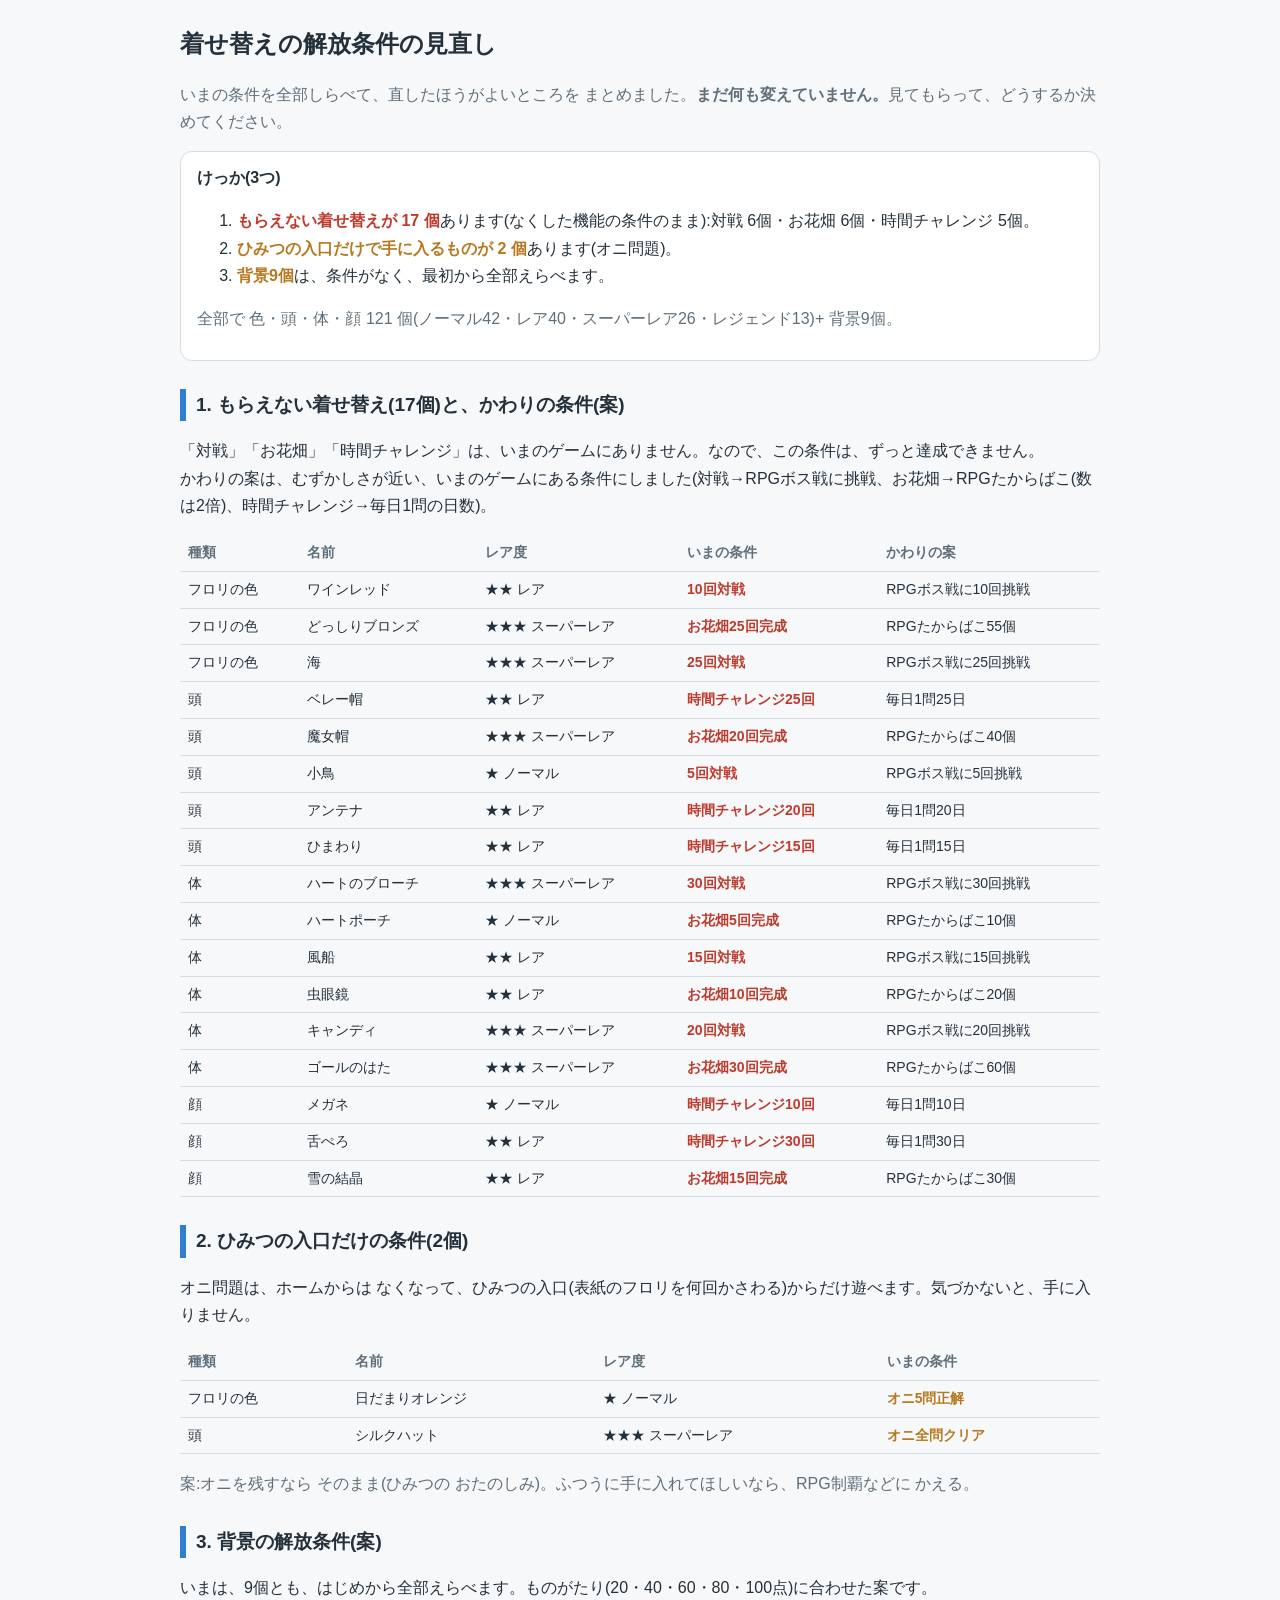
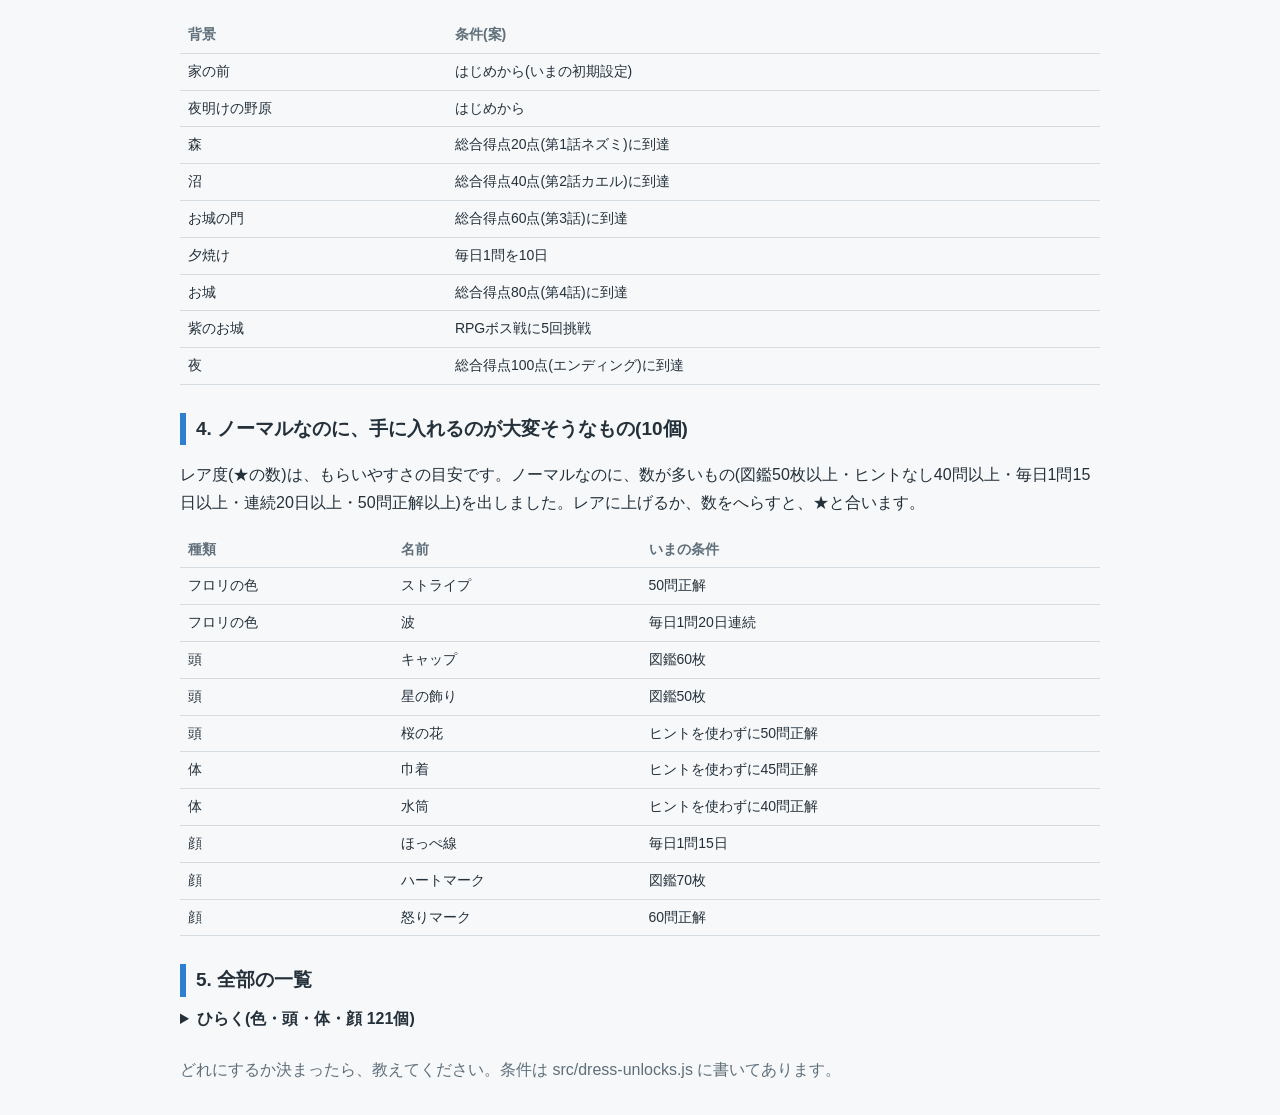
<file: docs/dress-unlock-review.html>
<!doctype html><html lang="ja"><head><meta charset="utf-8"><meta name="viewport" content="width=device-width,initial-scale=1"><title>着せ替えの解放条件の見直し</title>
<style>
:root{--bg:#f6f8fa;--card:#fff;--ink:#24303a;--mute:#5f6f7a;--line:#d5dde3;--acc:#2f7fd0;--bad:#c0392b;--warn:#b7791f}
@media (prefers-color-scheme:dark){:root{--bg:#161b20;--card:#1f262d;--ink:#e6edf3;--mute:#9aa8b3;--line:#33404a;--acc:#6fb1ff;--bad:#ff7b6b;--warn:#e0b050}}
body{margin:0;background:var(--bg);color:var(--ink);font:16px/1.7 "Zen Maru Gothic","Hiragino Sans",sans-serif;padding:16px}
main{max-width:920px;margin:0 auto} h1{font-size:24px;margin:8px 0} h2{font-size:19px;margin:28px 0 8px;border-left:6px solid var(--acc);padding-left:10px}
.card{background:var(--card);border:1px solid var(--line);border-radius:12px;padding:12px 16px;margin:10px 0}
.wrap{overflow-x:auto} table{border-collapse:collapse;width:100%;font-size:14px} th,td{border-bottom:1px solid var(--line);padding:6px 8px;text-align:left;vertical-align:top} th{color:var(--mute);font-weight:700;white-space:nowrap}
.bad{color:var(--bad);font-weight:700} .warn{color:var(--warn);font-weight:700} .mute{color:var(--mute)}
details summary{cursor:pointer;font-weight:700;margin:8px 0}
</style></head><body><main>
<h1>着せ替えの解放条件の見直し</h1>
<p class="mute">いまの条件を全部しらべて、直したほうがよいところを まとめました。<b>まだ何も変えていません。</b>見てもらって、どうするか決めてください。</p>
<div class="card"><b>けっか(3つ)</b><ol>
<li><span class="bad">もらえない着せ替えが 17 個</span>あります(なくした機能の条件のまま):対戦 6個・お花畑 6個・時間チャレンジ 5個。</li>
<li><span class="warn">ひみつの入口だけで手に入るものが 2 個</span>あります(オニ問題)。</li>
<li><span class="warn">背景9個</span>は、条件がなく、最初から全部えらべます。</li></ol>
<p class="mute">全部で 色・頭・体・顔 121 個(ノーマル42・レア40・スーパーレア26・レジェンド13)+ 背景9個。</p></div>

<h2>1. もらえない着せ替え(17個)と、かわりの条件(案)</h2>
<p>「対戦」「お花畑」「時間チャレンジ」は、いまのゲームにありません。なので、この条件は、ずっと達成できません。<br>かわりの案は、むずかしさが近い、いまのゲームにある条件にしました(対戦→RPGボス戦に挑戦、お花畑→RPGたからばこ(数は2倍)、時間チャレンジ→毎日1問の日数)。</p>
<div class="wrap"><table><thead><tr><th>種類</th><th>名前</th><th>レア度</th><th>いまの条件</th><th>かわりの案</th></tr></thead><tbody><tr><td>フロリの色</td><td>ワインレッド</td><td>★★ レア</td><td><span class="bad">10回対戦</span></td><td>RPGボス戦に10回挑戦</td></tr><tr><td>フロリの色</td><td>どっしりブロンズ</td><td>★★★ スーパーレア</td><td><span class="bad">お花畑25回完成</span></td><td>RPGたからばこ55個</td></tr><tr><td>フロリの色</td><td>海</td><td>★★★ スーパーレア</td><td><span class="bad">25回対戦</span></td><td>RPGボス戦に25回挑戦</td></tr><tr><td>頭</td><td>ベレー帽</td><td>★★ レア</td><td><span class="bad">時間チャレンジ25回</span></td><td>毎日1問25日</td></tr><tr><td>頭</td><td>魔女帽</td><td>★★★ スーパーレア</td><td><span class="bad">お花畑20回完成</span></td><td>RPGたからばこ40個</td></tr><tr><td>頭</td><td>小鳥</td><td>★ ノーマル</td><td><span class="bad">5回対戦</span></td><td>RPGボス戦に5回挑戦</td></tr><tr><td>頭</td><td>アンテナ</td><td>★★ レア</td><td><span class="bad">時間チャレンジ20回</span></td><td>毎日1問20日</td></tr><tr><td>頭</td><td>ひまわり</td><td>★★ レア</td><td><span class="bad">時間チャレンジ15回</span></td><td>毎日1問15日</td></tr><tr><td>体</td><td>ハートのブローチ</td><td>★★★ スーパーレア</td><td><span class="bad">30回対戦</span></td><td>RPGボス戦に30回挑戦</td></tr><tr><td>体</td><td>ハートポーチ</td><td>★ ノーマル</td><td><span class="bad">お花畑5回完成</span></td><td>RPGたからばこ10個</td></tr><tr><td>体</td><td>風船</td><td>★★ レア</td><td><span class="bad">15回対戦</span></td><td>RPGボス戦に15回挑戦</td></tr><tr><td>体</td><td>虫眼鏡</td><td>★★ レア</td><td><span class="bad">お花畑10回完成</span></td><td>RPGたからばこ20個</td></tr><tr><td>体</td><td>キャンディ</td><td>★★★ スーパーレア</td><td><span class="bad">20回対戦</span></td><td>RPGボス戦に20回挑戦</td></tr><tr><td>体</td><td>ゴールのはた</td><td>★★★ スーパーレア</td><td><span class="bad">お花畑30回完成</span></td><td>RPGたからばこ60個</td></tr><tr><td>顔</td><td>メガネ</td><td>★ ノーマル</td><td><span class="bad">時間チャレンジ10回</span></td><td>毎日1問10日</td></tr><tr><td>顔</td><td>舌ぺろ</td><td>★★ レア</td><td><span class="bad">時間チャレンジ30回</span></td><td>毎日1問30日</td></tr><tr><td>顔</td><td>雪の結晶</td><td>★★ レア</td><td><span class="bad">お花畑15回完成</span></td><td>RPGたからばこ30個</td></tr></tbody></table></div>

<h2>2. ひみつの入口だけの条件(2個)</h2>
<p>オニ問題は、ホームからは なくなって、ひみつの入口(表紙のフロリを何回かさわる)からだけ遊べます。気づかないと、手に入りません。</p>
<div class="wrap"><table><thead><tr><th>種類</th><th>名前</th><th>レア度</th><th>いまの条件</th></tr></thead><tbody><tr><td>フロリの色</td><td>日だまりオレンジ</td><td>★ ノーマル</td><td><span class="warn">オニ5問正解</span></td></tr><tr><td>頭</td><td>シルクハット</td><td>★★★ スーパーレア</td><td><span class="warn">オニ全問クリア</span></td></tr></tbody></table></div>
<p class="mute">案:オニを残すなら そのまま(ひみつの おたのしみ)。ふつうに手に入れてほしいなら、RPG制覇などに かえる。</p>

<h2>3. 背景の解放条件(案)</h2>
<p>いまは、9個とも、はじめから全部えらべます。ものがたり(20・40・60・80・100点)に合わせた案です。</p>
<div class="wrap"><table><thead><tr><th>背景</th><th>条件(案)</th></tr></thead><tbody><tr><td>家の前</td><td>はじめから(いまの初期設定)</td></tr><tr><td>夜明けの野原</td><td>はじめから</td></tr><tr><td>森</td><td>総合得点20点(第1話ネズミ)に到達</td></tr><tr><td>沼</td><td>総合得点40点(第2話カエル)に到達</td></tr><tr><td>お城の門</td><td>総合得点60点(第3話)に到達</td></tr><tr><td>夕焼け</td><td>毎日1問を10日</td></tr><tr><td>お城</td><td>総合得点80点(第4話)に到達</td></tr><tr><td>紫のお城</td><td>RPGボス戦に5回挑戦</td></tr><tr><td>夜</td><td>総合得点100点(エンディング)に到達</td></tr></tbody></table></div>

<h2>4. ノーマルなのに、手に入れるのが大変そうなもの(10個)</h2>
<p>レア度(★の数)は、もらいやすさの目安です。ノーマルなのに、数が多いもの(図鑑50枚以上・ヒントなし40問以上・毎日1問15日以上・連続20日以上・50問正解以上)を出しました。レアに上げるか、数をへらすと、★と合います。</p>
<div class="wrap"><table><thead><tr><th>種類</th><th>名前</th><th>いまの条件</th></tr></thead><tbody><tr><td>フロリの色</td><td>ストライプ</td><td>50問正解</td></tr><tr><td>フロリの色</td><td>波</td><td>毎日1問20日連続</td></tr><tr><td>頭</td><td>キャップ</td><td>図鑑60枚</td></tr><tr><td>頭</td><td>星の飾り</td><td>図鑑50枚</td></tr><tr><td>頭</td><td>桜の花</td><td>ヒントを使わずに50問正解</td></tr><tr><td>体</td><td>巾着</td><td>ヒントを使わずに45問正解</td></tr><tr><td>体</td><td>水筒</td><td>ヒントを使わずに40問正解</td></tr><tr><td>顔</td><td>ほっぺ線</td><td>毎日1問15日</td></tr><tr><td>顔</td><td>ハートマーク</td><td>図鑑70枚</td></tr><tr><td>顔</td><td>怒りマーク</td><td>60問正解</td></tr></tbody></table></div>

<h2>5. 全部の一覧</h2>
<details><summary>ひらく(色・頭・体・顔 121個)</summary>
<div class="wrap"><table><thead><tr><th>種類</th><th>名前</th><th>レア度</th><th>条件</th></tr></thead><tbody><tr><td>フロリの色</td><td>ときめきピンク</td><td>★ ノーマル</td><td><span class="x">ひよこにランクアップ</span></td></tr><tr><td>フロリの色</td><td>日だまりオレンジ</td><td>★ ノーマル</td><td><span class="warn">オニ5問正解</span></td></tr><tr><td>フロリの色</td><td>ピカピカイエロー</td><td>★ ノーマル</td><td><span class="x">きつね名人にランクアップ</span></td></tr><tr><td>フロリの色</td><td>若草ライム</td><td>★ ノーマル</td><td><span class="x">ユニコーン賢者にランクアップ</span></td></tr><tr><td>フロリの色</td><td>森のエメラルド</td><td>★ ノーマル</td><td><span class="x">10回プレイ</span></td></tr><tr><td>フロリの色</td><td>空色</td><td>★ ノーマル</td><td><span class="x">ふくろう博士にランクアップ</span></td></tr><tr><td>フロリの色</td><td>炎のレッド</td><td>★★ レア</td><td><span class="x">毎日1問40日</span></td></tr><tr><td>フロリの色</td><td>ワインレッド</td><td>★★ レア</td><td><span class="bad">10回対戦</span></td></tr><tr><td>フロリの色</td><td>深海ネイビー</td><td>★★ レア</td><td><span class="x">毎日1問30日</span></td></tr><tr><td>フロリの色</td><td>魔法のパープル</td><td>★★ レア</td><td><span class="x">60回プレイ</span></td></tr><tr><td>フロリの色</td><td>雪だるまホワイト</td><td>★★ レア</td><td><span class="x">星25個</span></td></tr><tr><td>フロリの色</td><td>真夜中ブラック</td><td>★★ レア</td><td><span class="x">RPGたからばこ10個</span></td></tr><tr><td>フロリの色</td><td>どっしりブロンズ</td><td>★★★ スーパーレア</td><td><span class="bad">お花畑25回完成</span></td></tr><tr><td>フロリの色</td><td>ゴージャスゴールド</td><td>★★★★ レジェンド</td><td><span class="x">RPGノーダメージ制覇5回</span></td></tr><tr><td>フロリの色</td><td>ミラクルシルバー</td><td>★★★★ レジェンド</td><td><span class="x">ひらめき王にランクアップ</span></td></tr><tr><td>フロリの色</td><td>七色レインボー</td><td>★★★★ レジェンド</td><td><span class="x">星70個</span></td></tr><tr><td>フロリの色</td><td>朝焼け</td><td>★★ レア</td><td><span class="x">70問正解</span></td></tr><tr><td>フロリの色</td><td>夕焼け</td><td>★★★ スーパーレア</td><td><span class="x">毎日1問60日</span></td></tr><tr><td>フロリの色</td><td>海</td><td>★★★ スーパーレア</td><td><span class="bad">25回対戦</span></td></tr><tr><td>フロリの色</td><td>ぶどう</td><td>★★★ スーパーレア</td><td><span class="x">復習コンプリート15回</span></td></tr><tr><td>フロリの色</td><td>キャンディ</td><td>★★★ スーパーレア</td><td><span class="x">95回プレイ</span></td></tr><tr><td>フロリの色</td><td>桜</td><td>★★★ スーパーレア</td><td><span class="x">80問正解</span></td></tr><tr><td>フロリの色</td><td>オーロラ</td><td>★★★★ レジェンド</td><td><span class="x">復習コンプリート30回</span></td></tr><tr><td>フロリの色</td><td>ストライプ</td><td>★ ノーマル</td><td><span class="x">50問正解</span></td></tr><tr><td>フロリの色</td><td>ギンガムチェック</td><td>★ ノーマル</td><td><span class="x">15回プレイ</span></td></tr><tr><td>フロリの色</td><td>斜めボーダー</td><td>★ ノーマル</td><td><span class="x">文系のふつう問題に10問正解</span></td></tr><tr><td>フロリの色</td><td>波</td><td>★ ノーマル</td><td><span class="x">毎日1問20日連続</span></td></tr><tr><td>フロリの色</td><td>市松</td><td>★★ レア</td><td><span class="x">星20個</span></td></tr><tr><td>フロリの色</td><td>ひし形</td><td>★★ レア</td><td><span class="x">毎日1問30日連続</span></td></tr><tr><td>フロリの色</td><td>葉っぱ</td><td>★★ レア</td><td><span class="x">40回プレイ</span></td></tr><tr><td>フロリの色</td><td>雪の結晶</td><td>★★ レア</td><td><span class="x">毎日1問35日</span></td></tr><tr><td>フロリの色</td><td>ハート</td><td>★★★ スーパーレア</td><td><span class="x">図鑑80枚</span></td></tr><tr><td>フロリの色</td><td>虹色の水玉</td><td>★★★ スーパーレア</td><td><span class="x">星35個</span></td></tr><tr><td>フロリの色</td><td>水彩</td><td>★★★ スーパーレア</td><td><span class="x">RPGボス戦に10回挑戦</span></td></tr><tr><td>頭</td><td>キャップ</td><td>★ ノーマル</td><td><span class="x">図鑑60枚</span></td></tr><tr><td>頭</td><td>ニット帽</td><td>★★ レア</td><td><span class="x">毎日1問20日</span></td></tr><tr><td>頭</td><td>ベレー帽</td><td>★★ レア</td><td><span class="bad">時間チャレンジ25回</span></td></tr><tr><td>頭</td><td>コック帽</td><td>★★ レア</td><td><span class="x">70回プレイ</span></td></tr><tr><td>頭</td><td>卒業帽</td><td>★★ レア</td><td><span class="x">復習コンプリート10回</span></td></tr><tr><td>頭</td><td>サンタ帽</td><td>★★★ スーパーレア</td><td><span class="x">星40個</span></td></tr><tr><td>頭</td><td>麦わら帽子</td><td>★★★ スーパーレア</td><td><span class="x">毎日1問50日</span></td></tr><tr><td>頭</td><td>プロペラ帽</td><td>★★★ スーパーレア</td><td><span class="x">RPG制覇5回</span></td></tr><tr><td>頭</td><td>魔女帽</td><td>★★★ スーパーレア</td><td><span class="bad">お花畑20回完成</span></td></tr><tr><td>頭</td><td>シルクハット</td><td>★★★ スーパーレア</td><td><span class="warn">オニ全問クリア</span></td></tr><tr><td>頭</td><td>ふたば</td><td>★ ノーマル</td><td><span class="x">初めての正解</span></td></tr><tr><td>頭</td><td>小鳥</td><td>★ ノーマル</td><td><span class="bad">5回対戦</span></td></tr><tr><td>頭</td><td>ひよこ</td><td>★ ノーマル</td><td><span class="x">ひらめきの難しい問題に5問正解</span></td></tr><tr><td>頭</td><td>猫耳</td><td>★★ レア</td><td><span class="x">65回プレイ</span></td></tr><tr><td>頭</td><td>うさぎ耳</td><td>★★ レア</td><td><span class="x">星15個</span></td></tr><tr><td>頭</td><td>くま耳</td><td>★★ レア</td><td><span class="x">文系の難しい問題に10問正解</span></td></tr><tr><td>頭</td><td>アンテナ</td><td>★★ レア</td><td><span class="bad">時間チャレンジ20回</span></td></tr><tr><td>頭</td><td>王冠</td><td>★★★★ レジェンド</td><td><span class="x">全問制覇</span></td></tr><tr><td>頭</td><td>ティアラ</td><td>★★★★ レジェンド</td><td><span class="x">図鑑コンプリート</span></td></tr><tr><td>頭</td><td>天使の輪</td><td>★★★★ レジェンド</td><td><span class="x">星60個</span></td></tr><tr><td>頭</td><td>リボン</td><td>★ ノーマル</td><td><span class="x">理系のふつう問題に5問正解</span></td></tr><tr><td>頭</td><td>花</td><td>★ ノーマル</td><td><span class="x">ことり博士にランクアップ</span></td></tr><tr><td>頭</td><td>さくらんぼ</td><td>★ ノーマル</td><td><span class="x">理系のふつう問題に10問正解</span></td></tr><tr><td>頭</td><td>星の飾り</td><td>★ ノーマル</td><td><span class="x">図鑑50枚</span></td></tr><tr><td>頭</td><td>四つ葉のクローバー</td><td>★ ノーマル</td><td><span class="x">30回プレイ</span></td></tr><tr><td>頭</td><td>桜の花</td><td>★ ノーマル</td><td><span class="x">ヒントを使わずに50問正解</span></td></tr><tr><td>頭</td><td>ちょうちょ</td><td>★★ レア</td><td><span class="x">35回プレイ</span></td></tr><tr><td>頭</td><td>ひまわり</td><td>★★ レア</td><td><span class="bad">時間チャレンジ15回</span></td></tr><tr><td>頭</td><td>三日月</td><td>★★★ スーパーレア</td><td><span class="x">復習コンプリート25回</span></td></tr><tr><td>体</td><td>マフラー</td><td>★ ノーマル</td><td><span class="x">5回プレイ</span></td></tr><tr><td>体</td><td>ボウタイ</td><td>★ ノーマル</td><td><span class="x">初めてのプレイ</span></td></tr><tr><td>体</td><td>ネクタイ</td><td>★ ノーマル</td><td><span class="x">ひよっこ探検家にランクアップ</span></td></tr><tr><td>体</td><td>バンダナ</td><td>★ ノーマル</td><td><span class="x">ひらめきのふつう問題に5問正解</span></td></tr><tr><td>体</td><td>チョーカー</td><td>★ ノーマル</td><td><span class="x">文系の難しい問題に5問正解</span></td></tr><tr><td>体</td><td>鍵のキーホルダー</td><td>★ ノーマル</td><td><span class="x">全部で100問に挑戦</span></td></tr><tr><td>体</td><td>花のレイ</td><td>★★ レア</td><td><span class="x">ひらめきのふつう問題に15問正解</span></td></tr><tr><td>体</td><td>ハートのネックレス</td><td>★★ レア</td><td><span class="x">理系のふつう問題に15問正解</span></td></tr><tr><td>体</td><td>金の鈴</td><td>★★★ スーパーレア</td><td><span class="x">ふつう全問クリア</span></td></tr><tr><td>体</td><td>レインボーのよだれかけ</td><td>★★★★ レジェンド</td><td><span class="x">星55個</span></td></tr><tr><td>体</td><td>名札</td><td>★ ノーマル</td><td><span class="x">イルカ先生にランクアップ</span></td></tr><tr><td>体</td><td>星のブローチ</td><td>★★ レア</td><td><span class="x">文系のふつう問題に15問正解</span></td></tr><tr><td>体</td><td>メダル</td><td>★★ レア</td><td><span class="x">45回プレイ</span></td></tr><tr><td>体</td><td>花のコサージュ</td><td>★★ レア</td><td><span class="x">50回プレイ</span></td></tr><tr><td>体</td><td>音符のバッジ</td><td>★★★ スーパーレア</td><td><span class="x">星45個</span></td></tr><tr><td>体</td><td>ハートのブローチ</td><td>★★★ スーパーレア</td><td><span class="bad">30回対戦</span></td></tr><tr><td>体</td><td>懐中時計</td><td>★★★ スーパーレア</td><td><span class="x">100回プレイ</span></td></tr><tr><td>体</td><td>ダイヤのブローチ</td><td>★★★★ レジェンド</td><td><span class="x">RPG制覇10回</span></td></tr><tr><td>体</td><td>ハートポーチ</td><td>★ ノーマル</td><td><span class="bad">お花畑5回完成</span></td></tr><tr><td>体</td><td>巾着</td><td>★ ノーマル</td><td><span class="x">ヒントを使わずに45問正解</span></td></tr><tr><td>体</td><td>水筒</td><td>★ ノーマル</td><td><span class="x">ヒントを使わずに40問正解</span></td></tr><tr><td>体</td><td>ペンのポケット</td><td>★ ノーマル</td><td><span class="x">毎日1問10日</span></td></tr><tr><td>体</td><td>くまのぬいぐるみ</td><td>★ ノーマル</td><td><span class="x">25回プレイ</span></td></tr><tr><td>体</td><td>ウエストポーチ</td><td>★★ レア</td><td><span class="x">ひらめきの難しい問題に10問正解</span></td></tr><tr><td>体</td><td>ひよこのバッグ</td><td>★★ レア</td><td><span class="x">55回プレイ</span></td></tr><tr><td>体</td><td>うさぎのバッグ</td><td>★★ レア</td><td><span class="x">RPGボス戦に5回挑戦</span></td></tr><tr><td>体</td><td>風船</td><td>★★ レア</td><td><span class="bad">15回対戦</span></td></tr><tr><td>体</td><td>虫眼鏡</td><td>★★ レア</td><td><span class="bad">お花畑10回完成</span></td></tr><tr><td>体</td><td>星のステッキ</td><td>★★★ スーパーレア</td><td><span class="x">ひらめきスターにランクアップ</span></td></tr><tr><td>体</td><td>キャンディ</td><td>★★★ スーパーレア</td><td><span class="bad">20回対戦</span></td></tr><tr><td>体</td><td>ブーケ</td><td>★★★ スーパーレア</td><td><span class="x">90回プレイ</span></td></tr><tr><td>体</td><td>開いた本</td><td>★★★ スーパーレア</td><td><span class="x">毎日1問55日</span></td></tr><tr><td>体</td><td>ゴールのはた</td><td>★★★ スーパーレア</td><td><span class="bad">お花畑30回完成</span></td></tr><tr><td>体</td><td>地球儀</td><td>★★★★ レジェンド</td><td><span class="x">文系の難しい問題に15問正解</span></td></tr><tr><td>体</td><td>トロフィー</td><td>★★★★ レジェンド</td><td><span class="x">難しい全問クリア</span></td></tr><tr><td>顔</td><td>メガネ</td><td>★ ノーマル</td><td><span class="bad">時間チャレンジ10回</span></td></tr><tr><td>顔</td><td>涙</td><td>★ ノーマル</td><td><span class="x">ドラゴン学者にランクアップ</span></td></tr><tr><td>顔</td><td>眼帯(白)</td><td>★★ レア</td><td><span class="x">理系の難しい問題に15問正解</span></td></tr><tr><td>顔</td><td>眼帯(黒)</td><td>★★★ スーパーレア</td><td><span class="x">RPGボス戦に15回挑戦</span></td></tr><tr><td>顔</td><td>ぐるぐる目</td><td>★★★ スーパーレア</td><td><span class="x">星50個</span></td></tr><tr><td>顔</td><td>サングラス</td><td>★★★★ レジェンド</td><td><span class="x">星80個</span></td></tr><tr><td>顔</td><td>ハートの目</td><td>★★★★ レジェンド</td><td><span class="x">ひらめきの難しい問題に14問正解</span></td></tr><tr><td>顔</td><td>ぐるぐるほっぺ</td><td>★ ノーマル</td><td><span class="x">星10個</span></td></tr><tr><td>顔</td><td>ほっぺ線</td><td>★ ノーマル</td><td><span class="x">毎日1問15日</span></td></tr><tr><td>顔</td><td>ばんそうこう</td><td>★ ノーマル</td><td><span class="x">文系のふつう問題に5問正解</span></td></tr><tr><td>顔</td><td>ハートのほっぺ</td><td>★★ レア</td><td><span class="x">RPGたからばこ5個</span></td></tr><tr><td>顔</td><td>そばかす</td><td>★★ レア</td><td><span class="x">毎日1問25日</span></td></tr><tr><td>顔</td><td>ほっぺの星</td><td>★★ レア</td><td><span class="x">80回プレイ</span></td></tr><tr><td>顔</td><td>ほっぺの花</td><td>★★ レア</td><td><span class="x">85回プレイ</span></td></tr><tr><td>顔</td><td>猫のひげ</td><td>★★ レア</td><td><span class="x">星30個</span></td></tr><tr><td>顔</td><td>ちょびひげ</td><td>★ ノーマル</td><td><span class="x">復習コンプリート5回</span></td></tr><tr><td>顔</td><td>ハートマーク</td><td>★ ノーマル</td><td><span class="x">図鑑70枚</span></td></tr><tr><td>顔</td><td>音符マーク</td><td>★ ノーマル</td><td><span class="x">ひらめきのふつう問題に10問正解</span></td></tr><tr><td>顔</td><td>怒りマーク</td><td>★ ノーマル</td><td><span class="x">60問正解</span></td></tr><tr><td>顔</td><td>汗</td><td>★ ノーマル</td><td><span class="x">理系の難しい問題に5問正解</span></td></tr><tr><td>顔</td><td>猫の鼻</td><td>★★ レア</td><td><span class="x">毎日1問45日</span></td></tr><tr><td>顔</td><td>舌ぺろ</td><td>★★ レア</td><td><span class="bad">時間チャレンジ30回</span></td></tr><tr><td>顔</td><td>雪の結晶</td><td>★★ レア</td><td><span class="bad">お花畑15回完成</span></td></tr></tbody></table></div>
</details>
<p class="mute">どれにするか決まったら、教えてください。条件は src/dress-unlocks.js に書いてあります。</p>
</main></body></html>
</file>
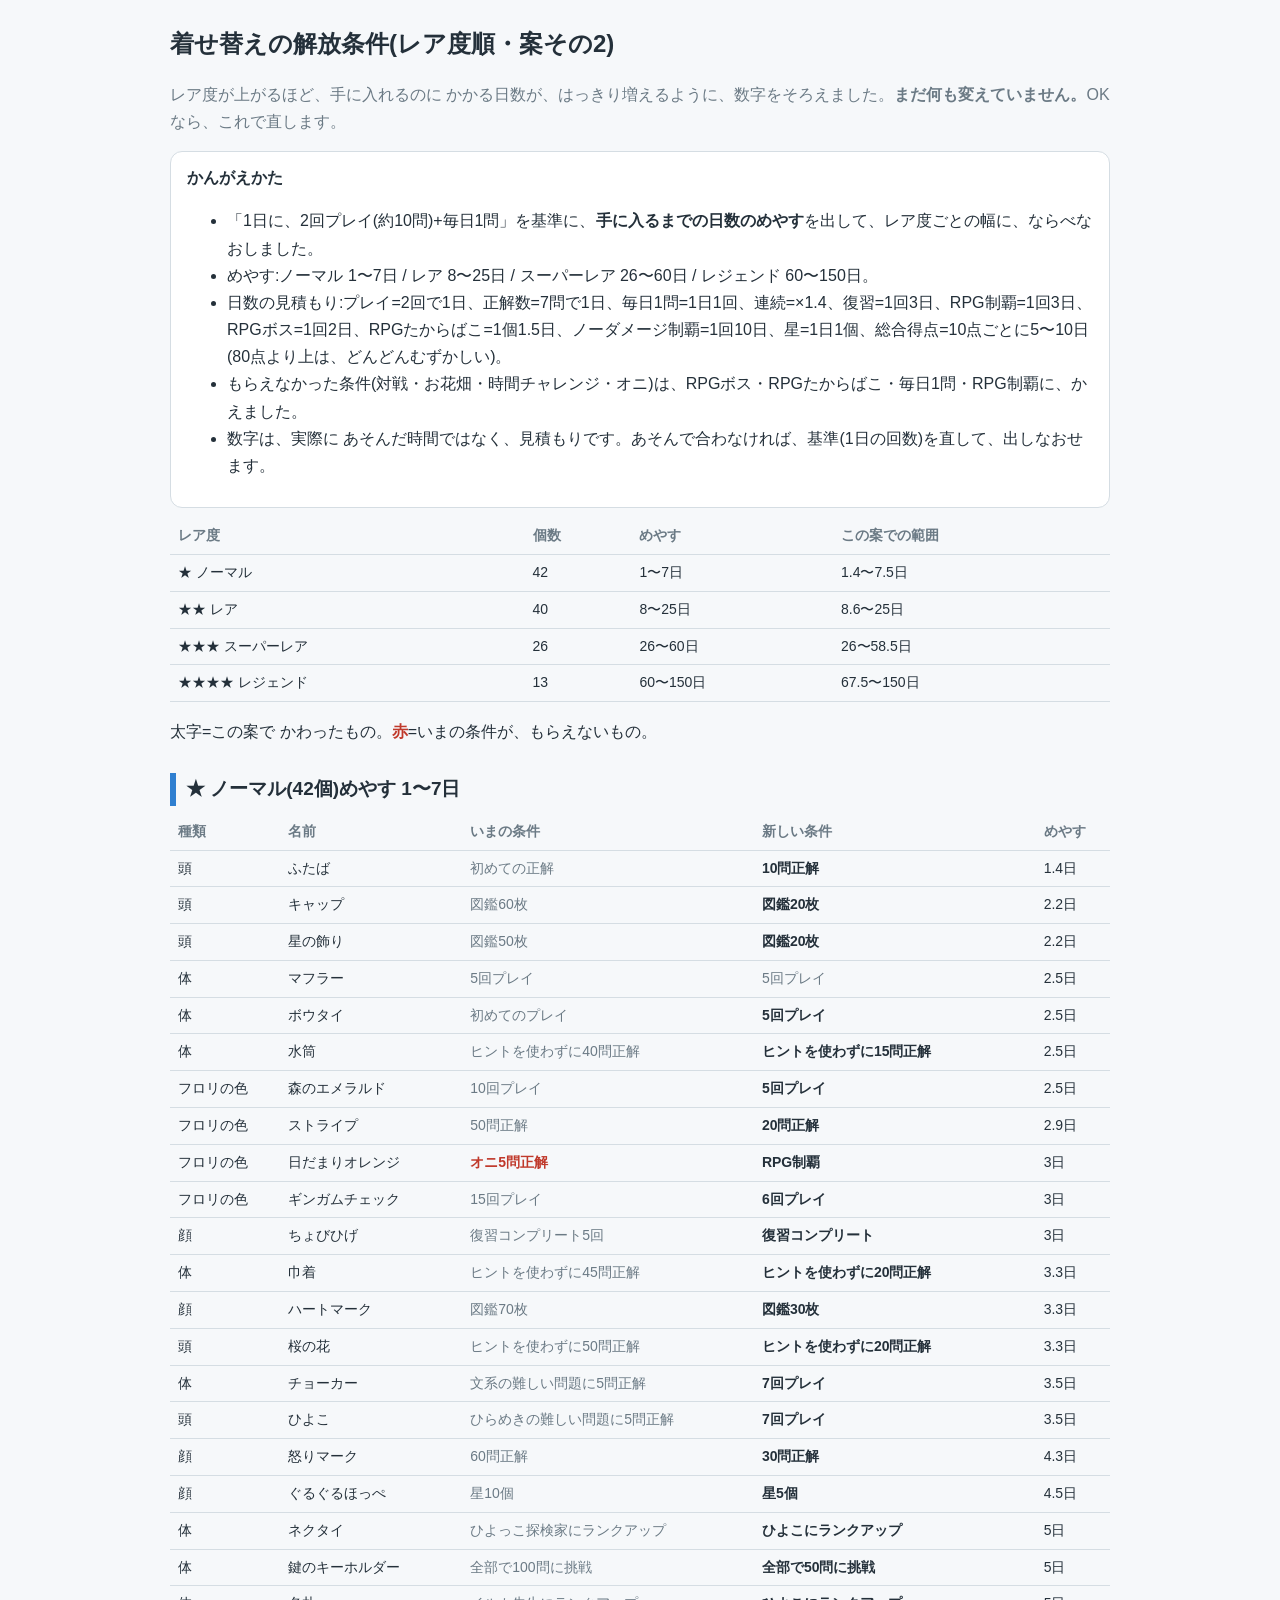
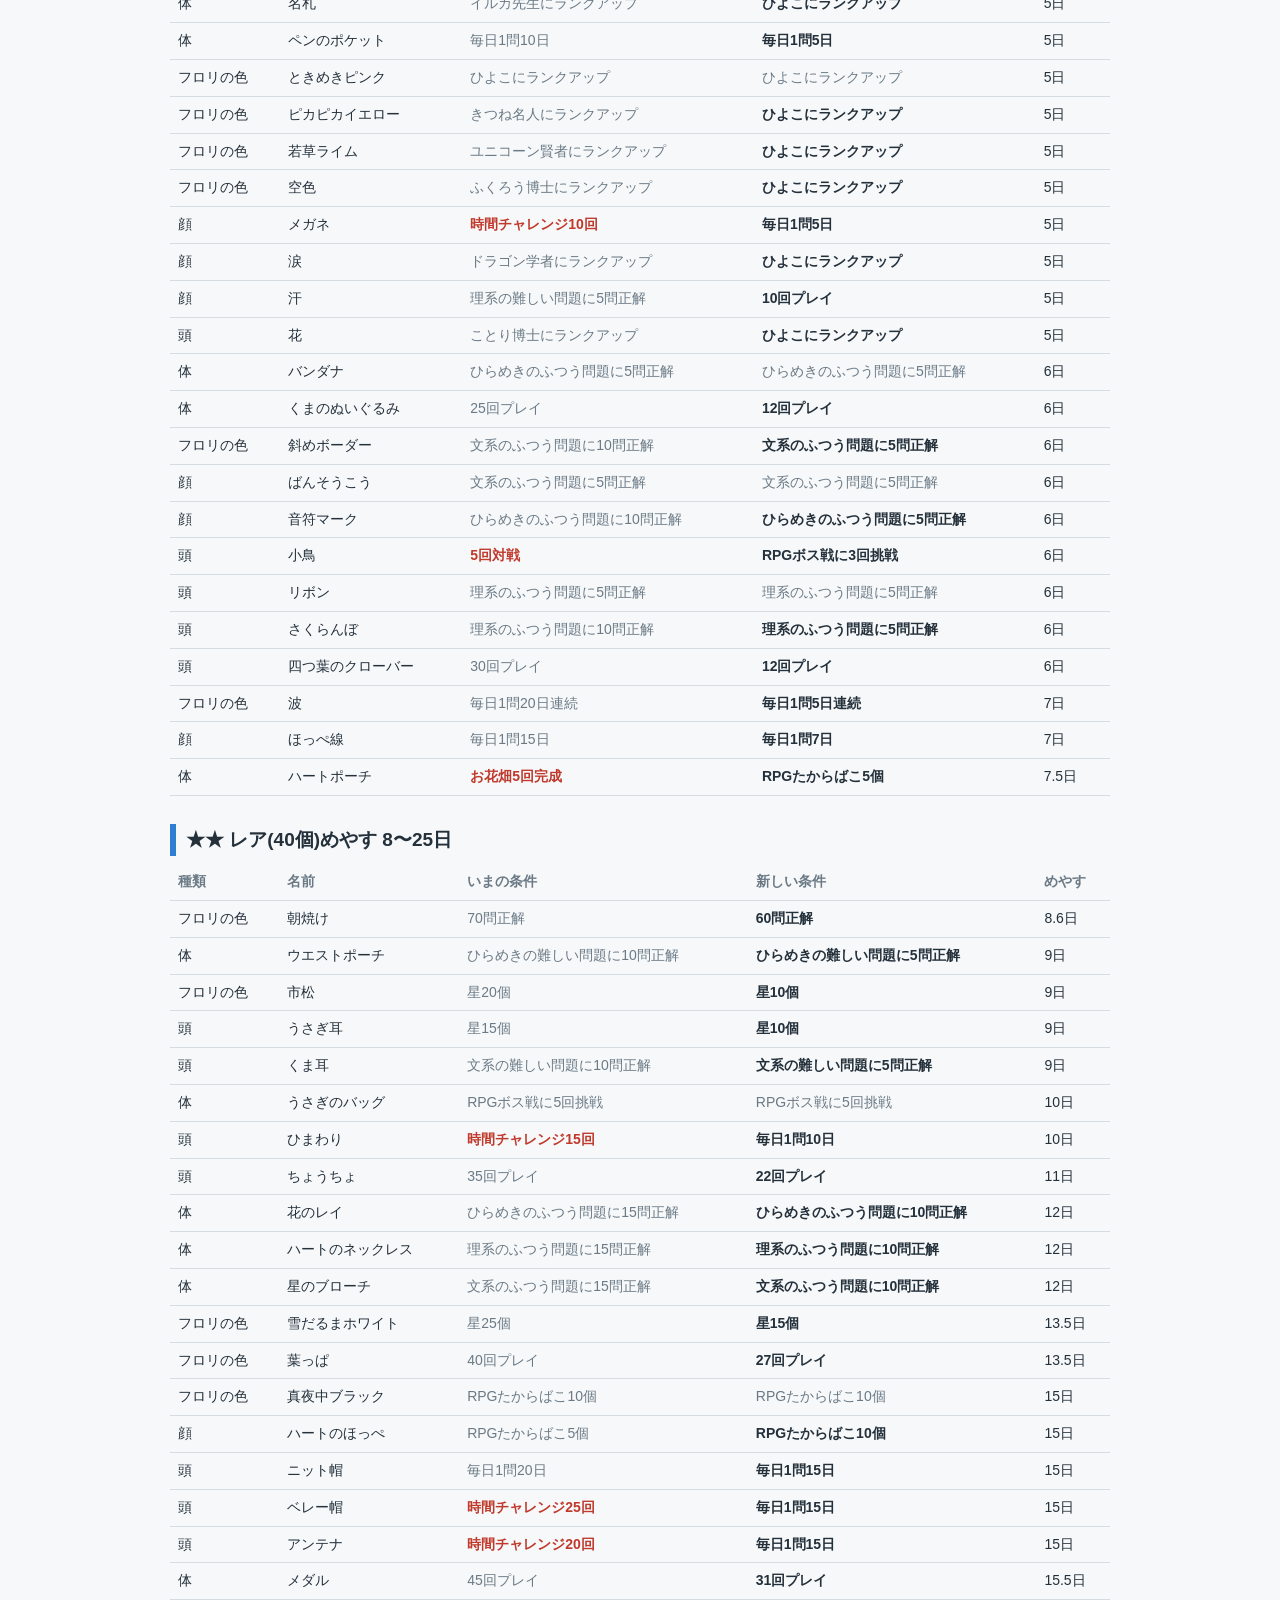
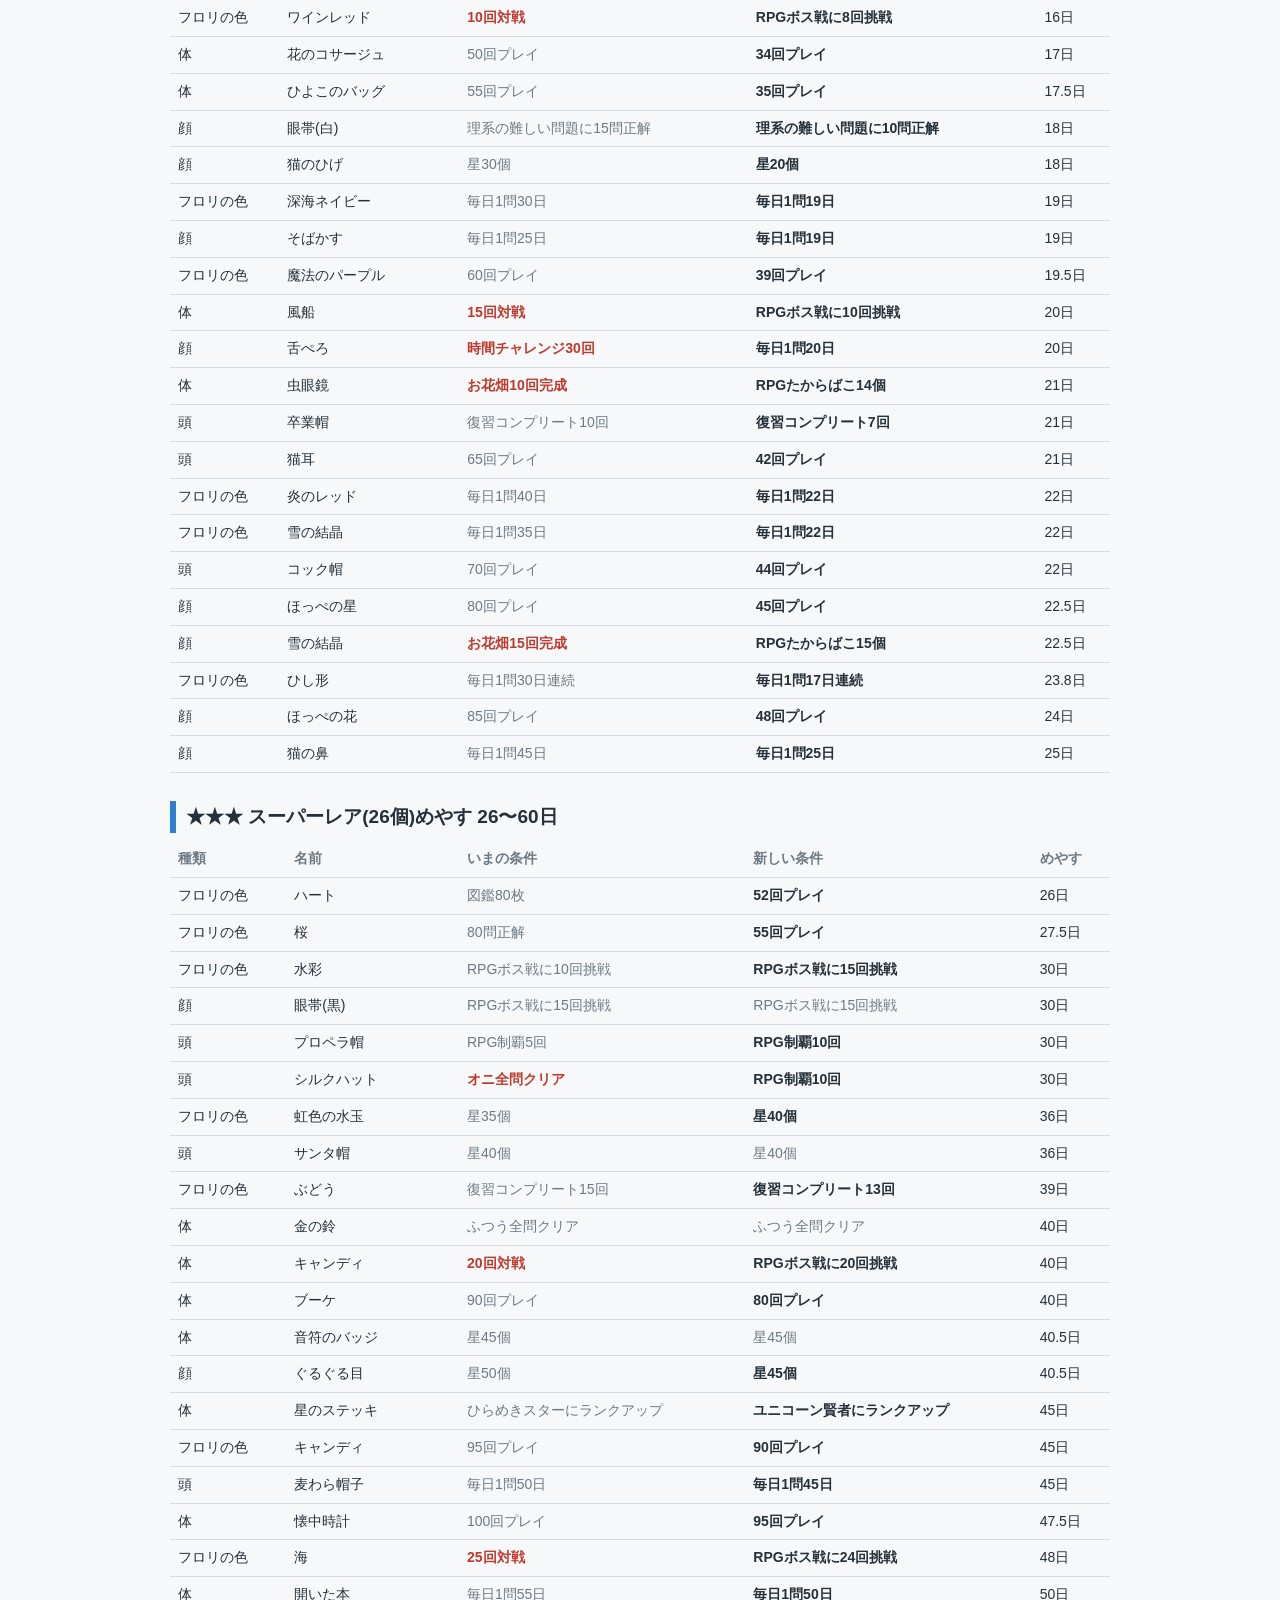
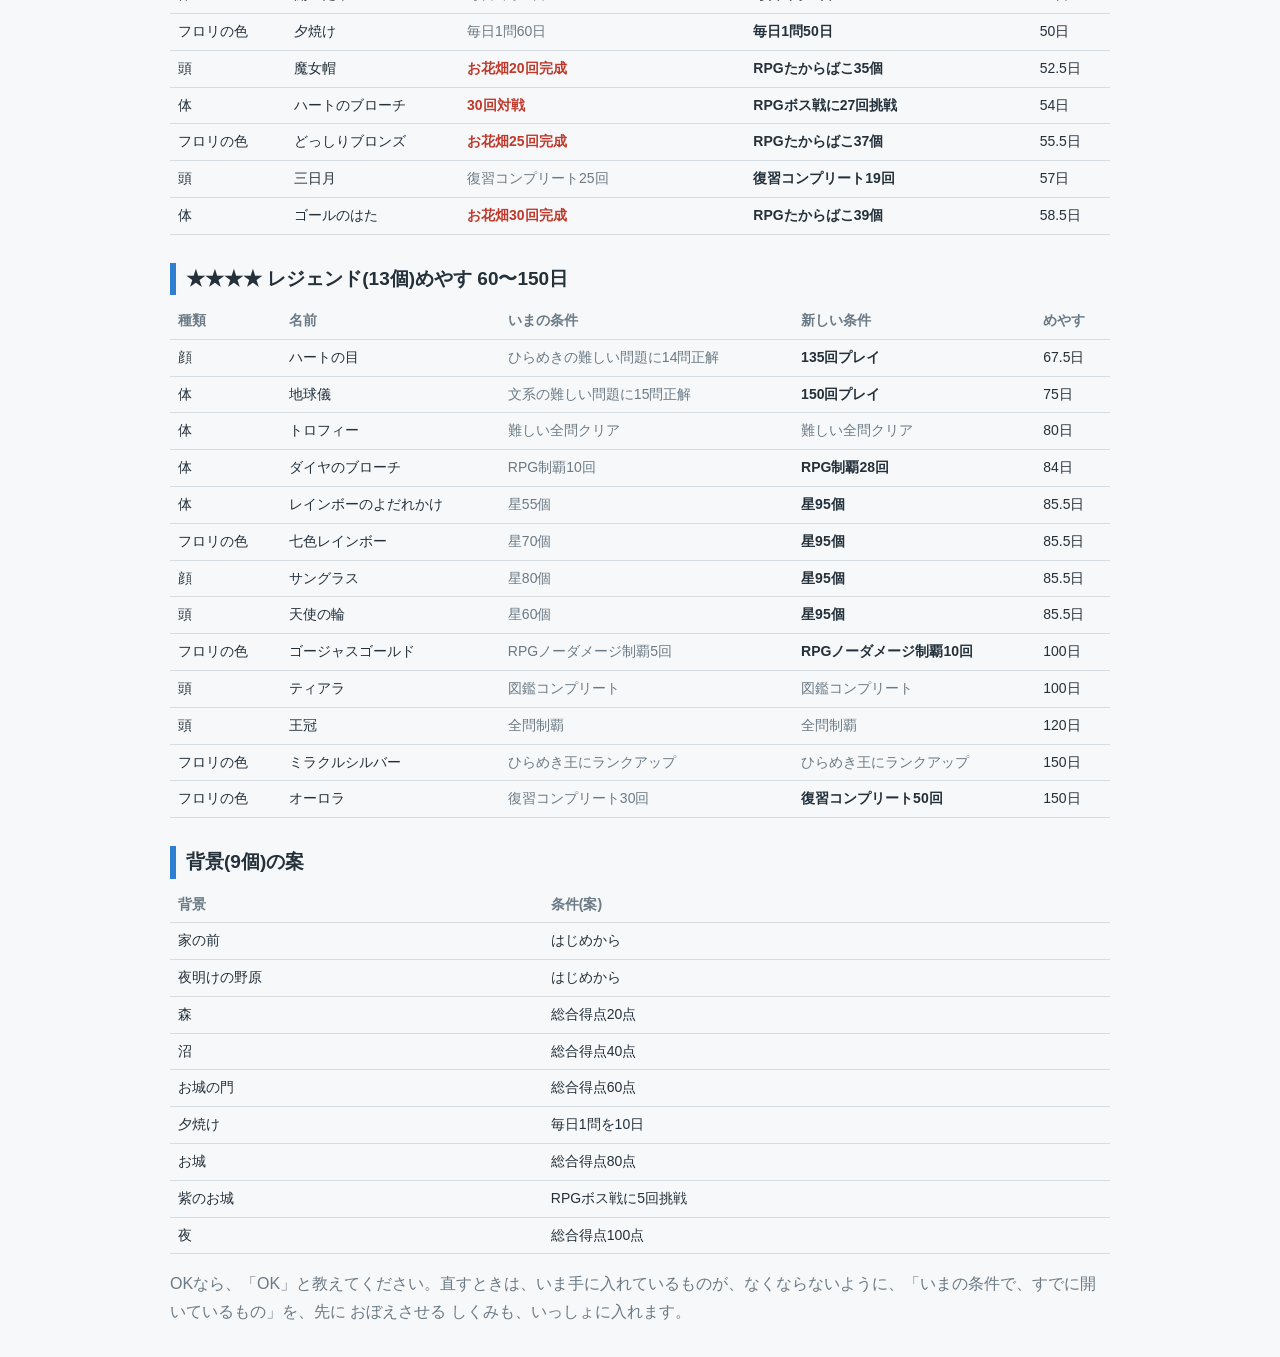
<file: docs/dress-unlock-review2.html>
<!doctype html><html lang="ja"><head><meta charset="utf-8"><meta name="viewport" content="width=device-width,initial-scale=1"><title>着せ替えの解放条件(レア度順・案その2)</title>
<style>
:root{--bg:#f6f8fa;--card:#fff;--ink:#24303a;--mute:#6b7a85;--line:#d5dde3;--acc:#2f7fd0;--bad:#c0392b}
@media (prefers-color-scheme:dark){:root{--bg:#161b20;--card:#1f262d;--ink:#e6edf3;--mute:#9aa8b3;--line:#33404a;--acc:#6fb1ff;--bad:#ff7b6b}}
body{margin:0;background:var(--bg);color:var(--ink);font:16px/1.7 "Zen Maru Gothic","Hiragino Sans",sans-serif;padding:16px}
main{max-width:940px;margin:0 auto} h1{font-size:24px;margin:8px 0} h2{font-size:19px;margin:28px 0 8px;border-left:6px solid var(--acc);padding-left:10px}
.card{background:var(--card);border:1px solid var(--line);border-radius:12px;padding:12px 16px;margin:10px 0}
.wrap{overflow-x:auto} table{border-collapse:collapse;width:100%;font-size:14px} th,td{border-bottom:1px solid var(--line);padding:6px 8px;text-align:left;vertical-align:top} th{color:var(--mute);font-weight:700;white-space:nowrap}
.bad{color:var(--bad);font-weight:700} .mute{color:var(--mute)}
</style></head><body><main>
<h1>着せ替えの解放条件(レア度順・案その2)</h1>
<p class="mute">レア度が上がるほど、手に入れるのに かかる日数が、はっきり増えるように、数字をそろえました。<b>まだ何も変えていません。</b>OKなら、これで直します。</p>
<div class="card"><b>かんがえかた</b>
<ul>
<li>「1日に、2回プレイ(約10問)+毎日1問」を基準に、<b>手に入るまでの日数のめやす</b>を出して、レア度ごとの幅に、ならべなおしました。</li>
<li>めやす:ノーマル 1〜7日 / レア 8〜25日 / スーパーレア 26〜60日 / レジェンド 60〜150日。</li>
<li>日数の見積もり:プレイ=2回で1日、正解数=7問で1日、毎日1問=1日1回、連続=×1.4、復習=1回3日、RPG制覇=1回3日、RPGボス=1回2日、RPGたからばこ=1個1.5日、ノーダメージ制覇=1回10日、星=1日1個、総合得点=10点ごとに5〜10日(80点より上は、どんどんむずかしい)。</li>
<li>もらえなかった条件(対戦・お花畑・時間チャレンジ・オニ)は、RPGボス・RPGたからばこ・毎日1問・RPG制覇に、かえました。</li>
<li>数字は、実際に あそんだ時間ではなく、見積もりです。あそんで合わなければ、基準(1日の回数)を直して、出しなおせます。</li></ul></div>
<div class="wrap"><table><thead><tr><th>レア度</th><th>個数</th><th>めやす</th><th>この案での範囲</th></tr></thead><tbody><tr><td>★ ノーマル</td><td>42</td><td>1〜7日</td><td>1.4〜7.5日</td></tr><tr><td>★★ レア</td><td>40</td><td>8〜25日</td><td>8.6〜25日</td></tr><tr><td>★★★ スーパーレア</td><td>26</td><td>26〜60日</td><td>26〜58.5日</td></tr><tr><td>★★★★ レジェンド</td><td>13</td><td>60〜150日</td><td>67.5〜150日</td></tr></tbody></table></div>
<p>太字=この案で かわったもの。<span class="bad">赤</span>=いまの条件が、もらえないもの。</p>
<h2>★ ノーマル(42個)めやす 1〜7日</h2><div class="wrap"><table><thead><tr><th>種類</th><th>名前</th><th>いまの条件</th><th>新しい条件</th><th>めやす</th></tr></thead><tbody><tr><td>頭</td><td>ふたば</td><td><span class="mute">初めての正解</span></td><td><b>10問正解</b></td><td>1.4日</td></tr><tr><td>頭</td><td>キャップ</td><td><span class="mute">図鑑60枚</span></td><td><b>図鑑20枚</b></td><td>2.2日</td></tr><tr><td>頭</td><td>星の飾り</td><td><span class="mute">図鑑50枚</span></td><td><b>図鑑20枚</b></td><td>2.2日</td></tr><tr><td>体</td><td>マフラー</td><td><span class="mute">5回プレイ</span></td><td><span class="mute">5回プレイ</span></td><td>2.5日</td></tr><tr><td>体</td><td>ボウタイ</td><td><span class="mute">初めてのプレイ</span></td><td><b>5回プレイ</b></td><td>2.5日</td></tr><tr><td>体</td><td>水筒</td><td><span class="mute">ヒントを使わずに40問正解</span></td><td><b>ヒントを使わずに15問正解</b></td><td>2.5日</td></tr><tr><td>フロリの色</td><td>森のエメラルド</td><td><span class="mute">10回プレイ</span></td><td><b>5回プレイ</b></td><td>2.5日</td></tr><tr><td>フロリの色</td><td>ストライプ</td><td><span class="mute">50問正解</span></td><td><b>20問正解</b></td><td>2.9日</td></tr><tr><td>フロリの色</td><td>日だまりオレンジ</td><td><span class="bad">オニ5問正解</span></td><td><b>RPG制覇</b></td><td>3日</td></tr><tr><td>フロリの色</td><td>ギンガムチェック</td><td><span class="mute">15回プレイ</span></td><td><b>6回プレイ</b></td><td>3日</td></tr><tr><td>顔</td><td>ちょびひげ</td><td><span class="mute">復習コンプリート5回</span></td><td><b>復習コンプリート</b></td><td>3日</td></tr><tr><td>体</td><td>巾着</td><td><span class="mute">ヒントを使わずに45問正解</span></td><td><b>ヒントを使わずに20問正解</b></td><td>3.3日</td></tr><tr><td>顔</td><td>ハートマーク</td><td><span class="mute">図鑑70枚</span></td><td><b>図鑑30枚</b></td><td>3.3日</td></tr><tr><td>頭</td><td>桜の花</td><td><span class="mute">ヒントを使わずに50問正解</span></td><td><b>ヒントを使わずに20問正解</b></td><td>3.3日</td></tr><tr><td>体</td><td>チョーカー</td><td><span class="mute">文系の難しい問題に5問正解</span></td><td><b>7回プレイ</b></td><td>3.5日</td></tr><tr><td>頭</td><td>ひよこ</td><td><span class="mute">ひらめきの難しい問題に5問正解</span></td><td><b>7回プレイ</b></td><td>3.5日</td></tr><tr><td>顔</td><td>怒りマーク</td><td><span class="mute">60問正解</span></td><td><b>30問正解</b></td><td>4.3日</td></tr><tr><td>顔</td><td>ぐるぐるほっぺ</td><td><span class="mute">星10個</span></td><td><b>星5個</b></td><td>4.5日</td></tr><tr><td>体</td><td>ネクタイ</td><td><span class="mute">ひよっこ探検家にランクアップ</span></td><td><b>ひよこにランクアップ</b></td><td>5日</td></tr><tr><td>体</td><td>鍵のキーホルダー</td><td><span class="mute">全部で100問に挑戦</span></td><td><b>全部で50問に挑戦</b></td><td>5日</td></tr><tr><td>体</td><td>名札</td><td><span class="mute">イルカ先生にランクアップ</span></td><td><b>ひよこにランクアップ</b></td><td>5日</td></tr><tr><td>体</td><td>ペンのポケット</td><td><span class="mute">毎日1問10日</span></td><td><b>毎日1問5日</b></td><td>5日</td></tr><tr><td>フロリの色</td><td>ときめきピンク</td><td><span class="mute">ひよこにランクアップ</span></td><td><span class="mute">ひよこにランクアップ</span></td><td>5日</td></tr><tr><td>フロリの色</td><td>ピカピカイエロー</td><td><span class="mute">きつね名人にランクアップ</span></td><td><b>ひよこにランクアップ</b></td><td>5日</td></tr><tr><td>フロリの色</td><td>若草ライム</td><td><span class="mute">ユニコーン賢者にランクアップ</span></td><td><b>ひよこにランクアップ</b></td><td>5日</td></tr><tr><td>フロリの色</td><td>空色</td><td><span class="mute">ふくろう博士にランクアップ</span></td><td><b>ひよこにランクアップ</b></td><td>5日</td></tr><tr><td>顔</td><td>メガネ</td><td><span class="bad">時間チャレンジ10回</span></td><td><b>毎日1問5日</b></td><td>5日</td></tr><tr><td>顔</td><td>涙</td><td><span class="mute">ドラゴン学者にランクアップ</span></td><td><b>ひよこにランクアップ</b></td><td>5日</td></tr><tr><td>顔</td><td>汗</td><td><span class="mute">理系の難しい問題に5問正解</span></td><td><b>10回プレイ</b></td><td>5日</td></tr><tr><td>頭</td><td>花</td><td><span class="mute">ことり博士にランクアップ</span></td><td><b>ひよこにランクアップ</b></td><td>5日</td></tr><tr><td>体</td><td>バンダナ</td><td><span class="mute">ひらめきのふつう問題に5問正解</span></td><td><span class="mute">ひらめきのふつう問題に5問正解</span></td><td>6日</td></tr><tr><td>体</td><td>くまのぬいぐるみ</td><td><span class="mute">25回プレイ</span></td><td><b>12回プレイ</b></td><td>6日</td></tr><tr><td>フロリの色</td><td>斜めボーダー</td><td><span class="mute">文系のふつう問題に10問正解</span></td><td><b>文系のふつう問題に5問正解</b></td><td>6日</td></tr><tr><td>顔</td><td>ばんそうこう</td><td><span class="mute">文系のふつう問題に5問正解</span></td><td><span class="mute">文系のふつう問題に5問正解</span></td><td>6日</td></tr><tr><td>顔</td><td>音符マーク</td><td><span class="mute">ひらめきのふつう問題に10問正解</span></td><td><b>ひらめきのふつう問題に5問正解</b></td><td>6日</td></tr><tr><td>頭</td><td>小鳥</td><td><span class="bad">5回対戦</span></td><td><b>RPGボス戦に3回挑戦</b></td><td>6日</td></tr><tr><td>頭</td><td>リボン</td><td><span class="mute">理系のふつう問題に5問正解</span></td><td><span class="mute">理系のふつう問題に5問正解</span></td><td>6日</td></tr><tr><td>頭</td><td>さくらんぼ</td><td><span class="mute">理系のふつう問題に10問正解</span></td><td><b>理系のふつう問題に5問正解</b></td><td>6日</td></tr><tr><td>頭</td><td>四つ葉のクローバー</td><td><span class="mute">30回プレイ</span></td><td><b>12回プレイ</b></td><td>6日</td></tr><tr><td>フロリの色</td><td>波</td><td><span class="mute">毎日1問20日連続</span></td><td><b>毎日1問5日連続</b></td><td>7日</td></tr><tr><td>顔</td><td>ほっぺ線</td><td><span class="mute">毎日1問15日</span></td><td><b>毎日1問7日</b></td><td>7日</td></tr><tr><td>体</td><td>ハートポーチ</td><td><span class="bad">お花畑5回完成</span></td><td><b>RPGたからばこ5個</b></td><td>7.5日</td></tr></tbody></table></div><h2>★★ レア(40個)めやす 8〜25日</h2><div class="wrap"><table><thead><tr><th>種類</th><th>名前</th><th>いまの条件</th><th>新しい条件</th><th>めやす</th></tr></thead><tbody><tr><td>フロリの色</td><td>朝焼け</td><td><span class="mute">70問正解</span></td><td><b>60問正解</b></td><td>8.6日</td></tr><tr><td>体</td><td>ウエストポーチ</td><td><span class="mute">ひらめきの難しい問題に10問正解</span></td><td><b>ひらめきの難しい問題に5問正解</b></td><td>9日</td></tr><tr><td>フロリの色</td><td>市松</td><td><span class="mute">星20個</span></td><td><b>星10個</b></td><td>9日</td></tr><tr><td>頭</td><td>うさぎ耳</td><td><span class="mute">星15個</span></td><td><b>星10個</b></td><td>9日</td></tr><tr><td>頭</td><td>くま耳</td><td><span class="mute">文系の難しい問題に10問正解</span></td><td><b>文系の難しい問題に5問正解</b></td><td>9日</td></tr><tr><td>体</td><td>うさぎのバッグ</td><td><span class="mute">RPGボス戦に5回挑戦</span></td><td><span class="mute">RPGボス戦に5回挑戦</span></td><td>10日</td></tr><tr><td>頭</td><td>ひまわり</td><td><span class="bad">時間チャレンジ15回</span></td><td><b>毎日1問10日</b></td><td>10日</td></tr><tr><td>頭</td><td>ちょうちょ</td><td><span class="mute">35回プレイ</span></td><td><b>22回プレイ</b></td><td>11日</td></tr><tr><td>体</td><td>花のレイ</td><td><span class="mute">ひらめきのふつう問題に15問正解</span></td><td><b>ひらめきのふつう問題に10問正解</b></td><td>12日</td></tr><tr><td>体</td><td>ハートのネックレス</td><td><span class="mute">理系のふつう問題に15問正解</span></td><td><b>理系のふつう問題に10問正解</b></td><td>12日</td></tr><tr><td>体</td><td>星のブローチ</td><td><span class="mute">文系のふつう問題に15問正解</span></td><td><b>文系のふつう問題に10問正解</b></td><td>12日</td></tr><tr><td>フロリの色</td><td>雪だるまホワイト</td><td><span class="mute">星25個</span></td><td><b>星15個</b></td><td>13.5日</td></tr><tr><td>フロリの色</td><td>葉っぱ</td><td><span class="mute">40回プレイ</span></td><td><b>27回プレイ</b></td><td>13.5日</td></tr><tr><td>フロリの色</td><td>真夜中ブラック</td><td><span class="mute">RPGたからばこ10個</span></td><td><span class="mute">RPGたからばこ10個</span></td><td>15日</td></tr><tr><td>顔</td><td>ハートのほっぺ</td><td><span class="mute">RPGたからばこ5個</span></td><td><b>RPGたからばこ10個</b></td><td>15日</td></tr><tr><td>頭</td><td>ニット帽</td><td><span class="mute">毎日1問20日</span></td><td><b>毎日1問15日</b></td><td>15日</td></tr><tr><td>頭</td><td>ベレー帽</td><td><span class="bad">時間チャレンジ25回</span></td><td><b>毎日1問15日</b></td><td>15日</td></tr><tr><td>頭</td><td>アンテナ</td><td><span class="bad">時間チャレンジ20回</span></td><td><b>毎日1問15日</b></td><td>15日</td></tr><tr><td>体</td><td>メダル</td><td><span class="mute">45回プレイ</span></td><td><b>31回プレイ</b></td><td>15.5日</td></tr><tr><td>フロリの色</td><td>ワインレッド</td><td><span class="bad">10回対戦</span></td><td><b>RPGボス戦に8回挑戦</b></td><td>16日</td></tr><tr><td>体</td><td>花のコサージュ</td><td><span class="mute">50回プレイ</span></td><td><b>34回プレイ</b></td><td>17日</td></tr><tr><td>体</td><td>ひよこのバッグ</td><td><span class="mute">55回プレイ</span></td><td><b>35回プレイ</b></td><td>17.5日</td></tr><tr><td>顔</td><td>眼帯(白)</td><td><span class="mute">理系の難しい問題に15問正解</span></td><td><b>理系の難しい問題に10問正解</b></td><td>18日</td></tr><tr><td>顔</td><td>猫のひげ</td><td><span class="mute">星30個</span></td><td><b>星20個</b></td><td>18日</td></tr><tr><td>フロリの色</td><td>深海ネイビー</td><td><span class="mute">毎日1問30日</span></td><td><b>毎日1問19日</b></td><td>19日</td></tr><tr><td>顔</td><td>そばかす</td><td><span class="mute">毎日1問25日</span></td><td><b>毎日1問19日</b></td><td>19日</td></tr><tr><td>フロリの色</td><td>魔法のパープル</td><td><span class="mute">60回プレイ</span></td><td><b>39回プレイ</b></td><td>19.5日</td></tr><tr><td>体</td><td>風船</td><td><span class="bad">15回対戦</span></td><td><b>RPGボス戦に10回挑戦</b></td><td>20日</td></tr><tr><td>顔</td><td>舌ぺろ</td><td><span class="bad">時間チャレンジ30回</span></td><td><b>毎日1問20日</b></td><td>20日</td></tr><tr><td>体</td><td>虫眼鏡</td><td><span class="bad">お花畑10回完成</span></td><td><b>RPGたからばこ14個</b></td><td>21日</td></tr><tr><td>頭</td><td>卒業帽</td><td><span class="mute">復習コンプリート10回</span></td><td><b>復習コンプリート7回</b></td><td>21日</td></tr><tr><td>頭</td><td>猫耳</td><td><span class="mute">65回プレイ</span></td><td><b>42回プレイ</b></td><td>21日</td></tr><tr><td>フロリの色</td><td>炎のレッド</td><td><span class="mute">毎日1問40日</span></td><td><b>毎日1問22日</b></td><td>22日</td></tr><tr><td>フロリの色</td><td>雪の結晶</td><td><span class="mute">毎日1問35日</span></td><td><b>毎日1問22日</b></td><td>22日</td></tr><tr><td>頭</td><td>コック帽</td><td><span class="mute">70回プレイ</span></td><td><b>44回プレイ</b></td><td>22日</td></tr><tr><td>顔</td><td>ほっぺの星</td><td><span class="mute">80回プレイ</span></td><td><b>45回プレイ</b></td><td>22.5日</td></tr><tr><td>顔</td><td>雪の結晶</td><td><span class="bad">お花畑15回完成</span></td><td><b>RPGたからばこ15個</b></td><td>22.5日</td></tr><tr><td>フロリの色</td><td>ひし形</td><td><span class="mute">毎日1問30日連続</span></td><td><b>毎日1問17日連続</b></td><td>23.8日</td></tr><tr><td>顔</td><td>ほっぺの花</td><td><span class="mute">85回プレイ</span></td><td><b>48回プレイ</b></td><td>24日</td></tr><tr><td>顔</td><td>猫の鼻</td><td><span class="mute">毎日1問45日</span></td><td><b>毎日1問25日</b></td><td>25日</td></tr></tbody></table></div><h2>★★★ スーパーレア(26個)めやす 26〜60日</h2><div class="wrap"><table><thead><tr><th>種類</th><th>名前</th><th>いまの条件</th><th>新しい条件</th><th>めやす</th></tr></thead><tbody><tr><td>フロリの色</td><td>ハート</td><td><span class="mute">図鑑80枚</span></td><td><b>52回プレイ</b></td><td>26日</td></tr><tr><td>フロリの色</td><td>桜</td><td><span class="mute">80問正解</span></td><td><b>55回プレイ</b></td><td>27.5日</td></tr><tr><td>フロリの色</td><td>水彩</td><td><span class="mute">RPGボス戦に10回挑戦</span></td><td><b>RPGボス戦に15回挑戦</b></td><td>30日</td></tr><tr><td>顔</td><td>眼帯(黒)</td><td><span class="mute">RPGボス戦に15回挑戦</span></td><td><span class="mute">RPGボス戦に15回挑戦</span></td><td>30日</td></tr><tr><td>頭</td><td>プロペラ帽</td><td><span class="mute">RPG制覇5回</span></td><td><b>RPG制覇10回</b></td><td>30日</td></tr><tr><td>頭</td><td>シルクハット</td><td><span class="bad">オニ全問クリア</span></td><td><b>RPG制覇10回</b></td><td>30日</td></tr><tr><td>フロリの色</td><td>虹色の水玉</td><td><span class="mute">星35個</span></td><td><b>星40個</b></td><td>36日</td></tr><tr><td>頭</td><td>サンタ帽</td><td><span class="mute">星40個</span></td><td><span class="mute">星40個</span></td><td>36日</td></tr><tr><td>フロリの色</td><td>ぶどう</td><td><span class="mute">復習コンプリート15回</span></td><td><b>復習コンプリート13回</b></td><td>39日</td></tr><tr><td>体</td><td>金の鈴</td><td><span class="mute">ふつう全問クリア</span></td><td><span class="mute">ふつう全問クリア</span></td><td>40日</td></tr><tr><td>体</td><td>キャンディ</td><td><span class="bad">20回対戦</span></td><td><b>RPGボス戦に20回挑戦</b></td><td>40日</td></tr><tr><td>体</td><td>ブーケ</td><td><span class="mute">90回プレイ</span></td><td><b>80回プレイ</b></td><td>40日</td></tr><tr><td>体</td><td>音符のバッジ</td><td><span class="mute">星45個</span></td><td><span class="mute">星45個</span></td><td>40.5日</td></tr><tr><td>顔</td><td>ぐるぐる目</td><td><span class="mute">星50個</span></td><td><b>星45個</b></td><td>40.5日</td></tr><tr><td>体</td><td>星のステッキ</td><td><span class="mute">ひらめきスターにランクアップ</span></td><td><b>ユニコーン賢者にランクアップ</b></td><td>45日</td></tr><tr><td>フロリの色</td><td>キャンディ</td><td><span class="mute">95回プレイ</span></td><td><b>90回プレイ</b></td><td>45日</td></tr><tr><td>頭</td><td>麦わら帽子</td><td><span class="mute">毎日1問50日</span></td><td><b>毎日1問45日</b></td><td>45日</td></tr><tr><td>体</td><td>懐中時計</td><td><span class="mute">100回プレイ</span></td><td><b>95回プレイ</b></td><td>47.5日</td></tr><tr><td>フロリの色</td><td>海</td><td><span class="bad">25回対戦</span></td><td><b>RPGボス戦に24回挑戦</b></td><td>48日</td></tr><tr><td>体</td><td>開いた本</td><td><span class="mute">毎日1問55日</span></td><td><b>毎日1問50日</b></td><td>50日</td></tr><tr><td>フロリの色</td><td>夕焼け</td><td><span class="mute">毎日1問60日</span></td><td><b>毎日1問50日</b></td><td>50日</td></tr><tr><td>頭</td><td>魔女帽</td><td><span class="bad">お花畑20回完成</span></td><td><b>RPGたからばこ35個</b></td><td>52.5日</td></tr><tr><td>体</td><td>ハートのブローチ</td><td><span class="bad">30回対戦</span></td><td><b>RPGボス戦に27回挑戦</b></td><td>54日</td></tr><tr><td>フロリの色</td><td>どっしりブロンズ</td><td><span class="bad">お花畑25回完成</span></td><td><b>RPGたからばこ37個</b></td><td>55.5日</td></tr><tr><td>頭</td><td>三日月</td><td><span class="mute">復習コンプリート25回</span></td><td><b>復習コンプリート19回</b></td><td>57日</td></tr><tr><td>体</td><td>ゴールのはた</td><td><span class="bad">お花畑30回完成</span></td><td><b>RPGたからばこ39個</b></td><td>58.5日</td></tr></tbody></table></div><h2>★★★★ レジェンド(13個)めやす 60〜150日</h2><div class="wrap"><table><thead><tr><th>種類</th><th>名前</th><th>いまの条件</th><th>新しい条件</th><th>めやす</th></tr></thead><tbody><tr><td>顔</td><td>ハートの目</td><td><span class="mute">ひらめきの難しい問題に14問正解</span></td><td><b>135回プレイ</b></td><td>67.5日</td></tr><tr><td>体</td><td>地球儀</td><td><span class="mute">文系の難しい問題に15問正解</span></td><td><b>150回プレイ</b></td><td>75日</td></tr><tr><td>体</td><td>トロフィー</td><td><span class="mute">難しい全問クリア</span></td><td><span class="mute">難しい全問クリア</span></td><td>80日</td></tr><tr><td>体</td><td>ダイヤのブローチ</td><td><span class="mute">RPG制覇10回</span></td><td><b>RPG制覇28回</b></td><td>84日</td></tr><tr><td>体</td><td>レインボーのよだれかけ</td><td><span class="mute">星55個</span></td><td><b>星95個</b></td><td>85.5日</td></tr><tr><td>フロリの色</td><td>七色レインボー</td><td><span class="mute">星70個</span></td><td><b>星95個</b></td><td>85.5日</td></tr><tr><td>顔</td><td>サングラス</td><td><span class="mute">星80個</span></td><td><b>星95個</b></td><td>85.5日</td></tr><tr><td>頭</td><td>天使の輪</td><td><span class="mute">星60個</span></td><td><b>星95個</b></td><td>85.5日</td></tr><tr><td>フロリの色</td><td>ゴージャスゴールド</td><td><span class="mute">RPGノーダメージ制覇5回</span></td><td><b>RPGノーダメージ制覇10回</b></td><td>100日</td></tr><tr><td>頭</td><td>ティアラ</td><td><span class="mute">図鑑コンプリート</span></td><td><span class="mute">図鑑コンプリート</span></td><td>100日</td></tr><tr><td>頭</td><td>王冠</td><td><span class="mute">全問制覇</span></td><td><span class="mute">全問制覇</span></td><td>120日</td></tr><tr><td>フロリの色</td><td>ミラクルシルバー</td><td><span class="mute">ひらめき王にランクアップ</span></td><td><span class="mute">ひらめき王にランクアップ</span></td><td>150日</td></tr><tr><td>フロリの色</td><td>オーロラ</td><td><span class="mute">復習コンプリート30回</span></td><td><b>復習コンプリート50回</b></td><td>150日</td></tr></tbody></table></div>
<h2>背景(9個)の案</h2>
<div class="wrap"><table><thead><tr><th>背景</th><th>条件(案)</th></tr></thead><tbody><tr><td>家の前</td><td>はじめから</td></tr><tr><td>夜明けの野原</td><td>はじめから</td></tr><tr><td>森</td><td>総合得点20点</td></tr><tr><td>沼</td><td>総合得点40点</td></tr><tr><td>お城の門</td><td>総合得点60点</td></tr><tr><td>夕焼け</td><td>毎日1問を10日</td></tr><tr><td>お城</td><td>総合得点80点</td></tr><tr><td>紫のお城</td><td>RPGボス戦に5回挑戦</td></tr><tr><td>夜</td><td>総合得点100点</td></tr></tbody></table></div>
<p class="mute">OKなら、「OK」と教えてください。直すときは、いま手に入れているものが、なくならないように、「いまの条件で、すでに開いているもの」を、先に おぼえさせる しくみも、いっしょに入れます。</p>
</main></body></html>
</file>
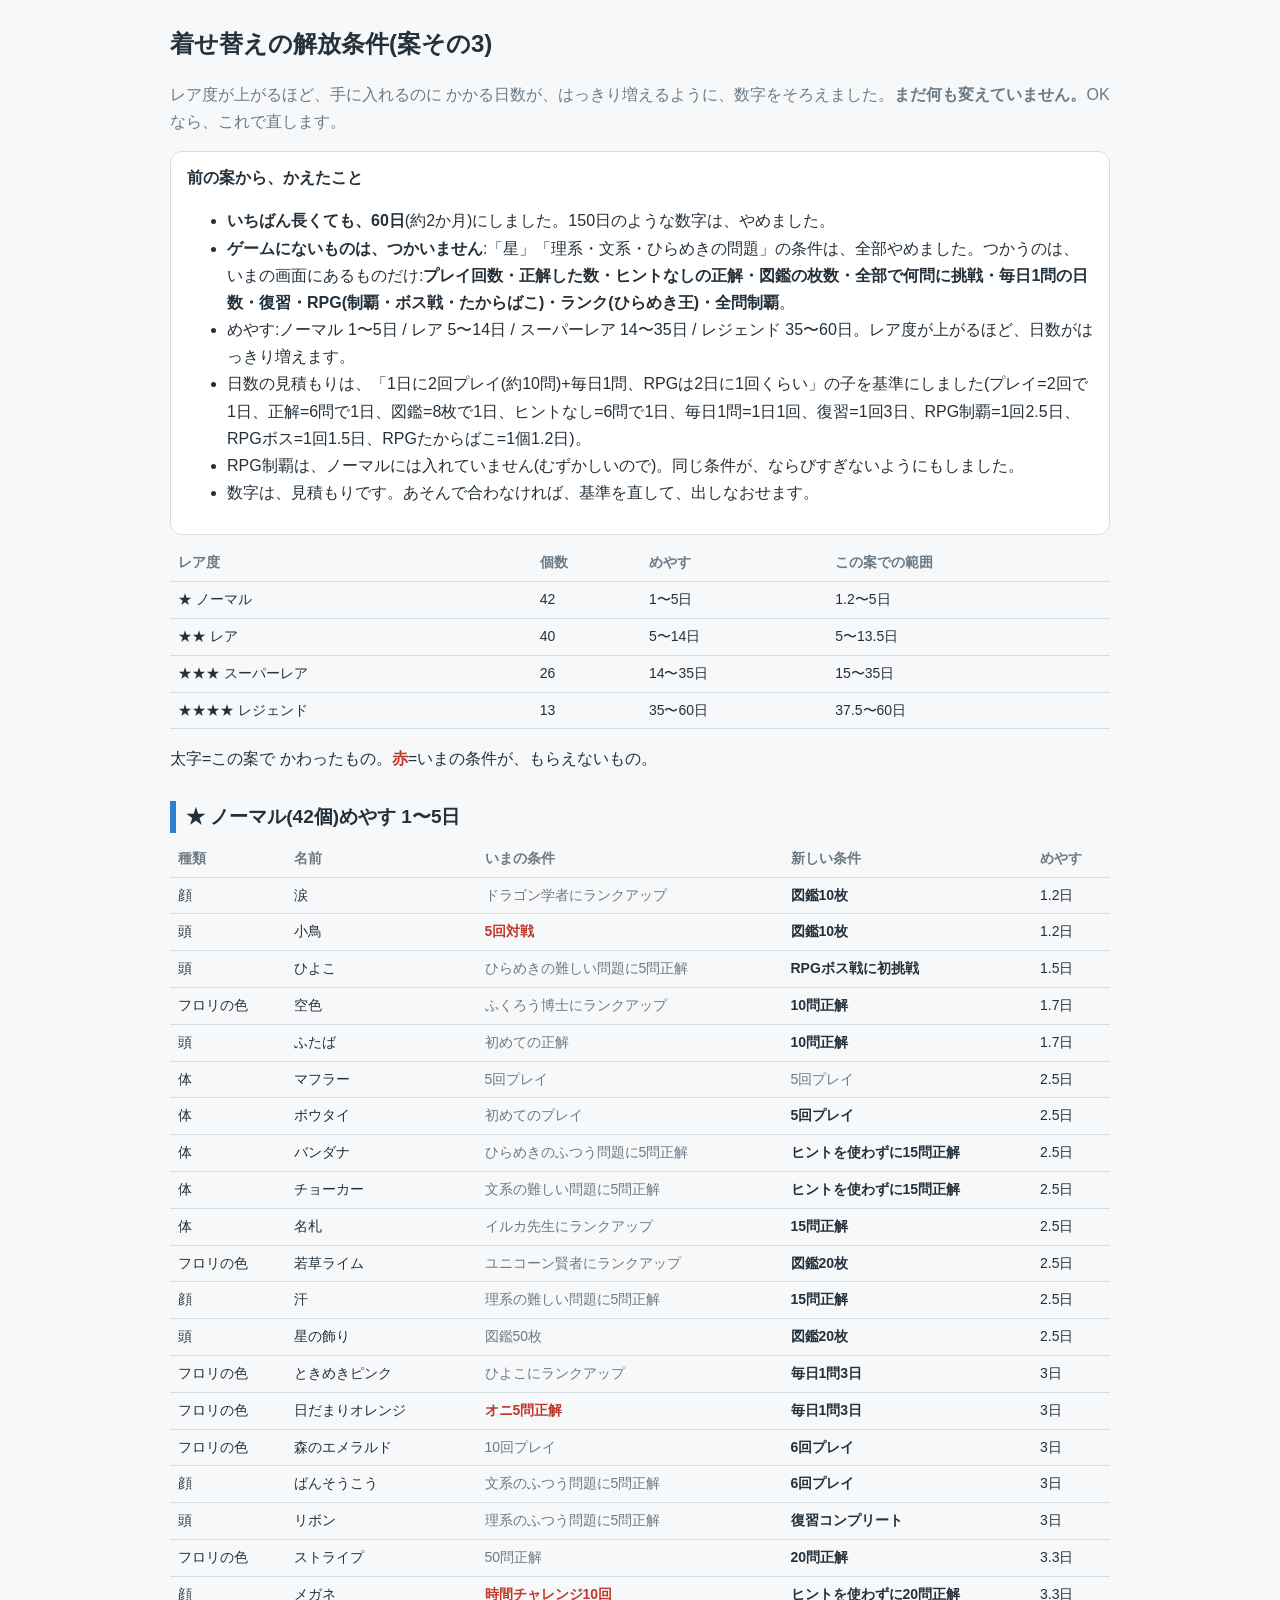
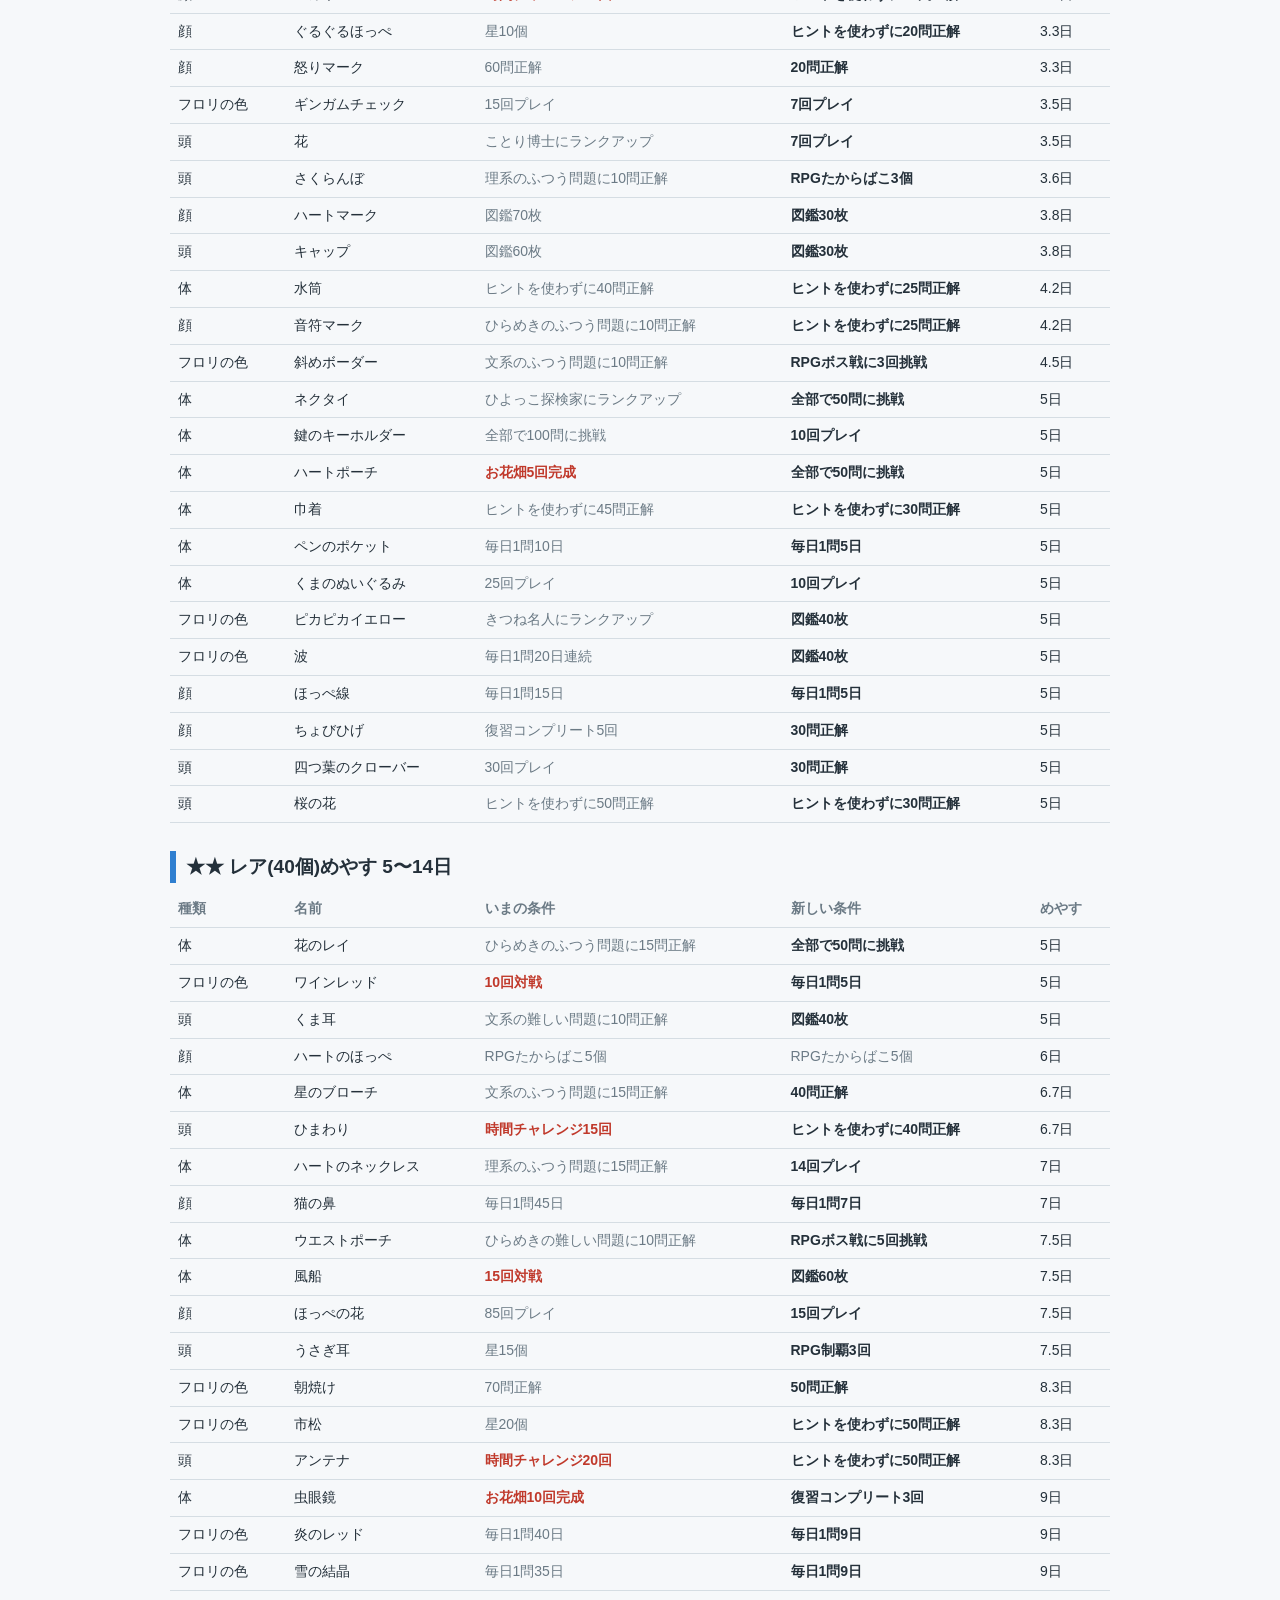
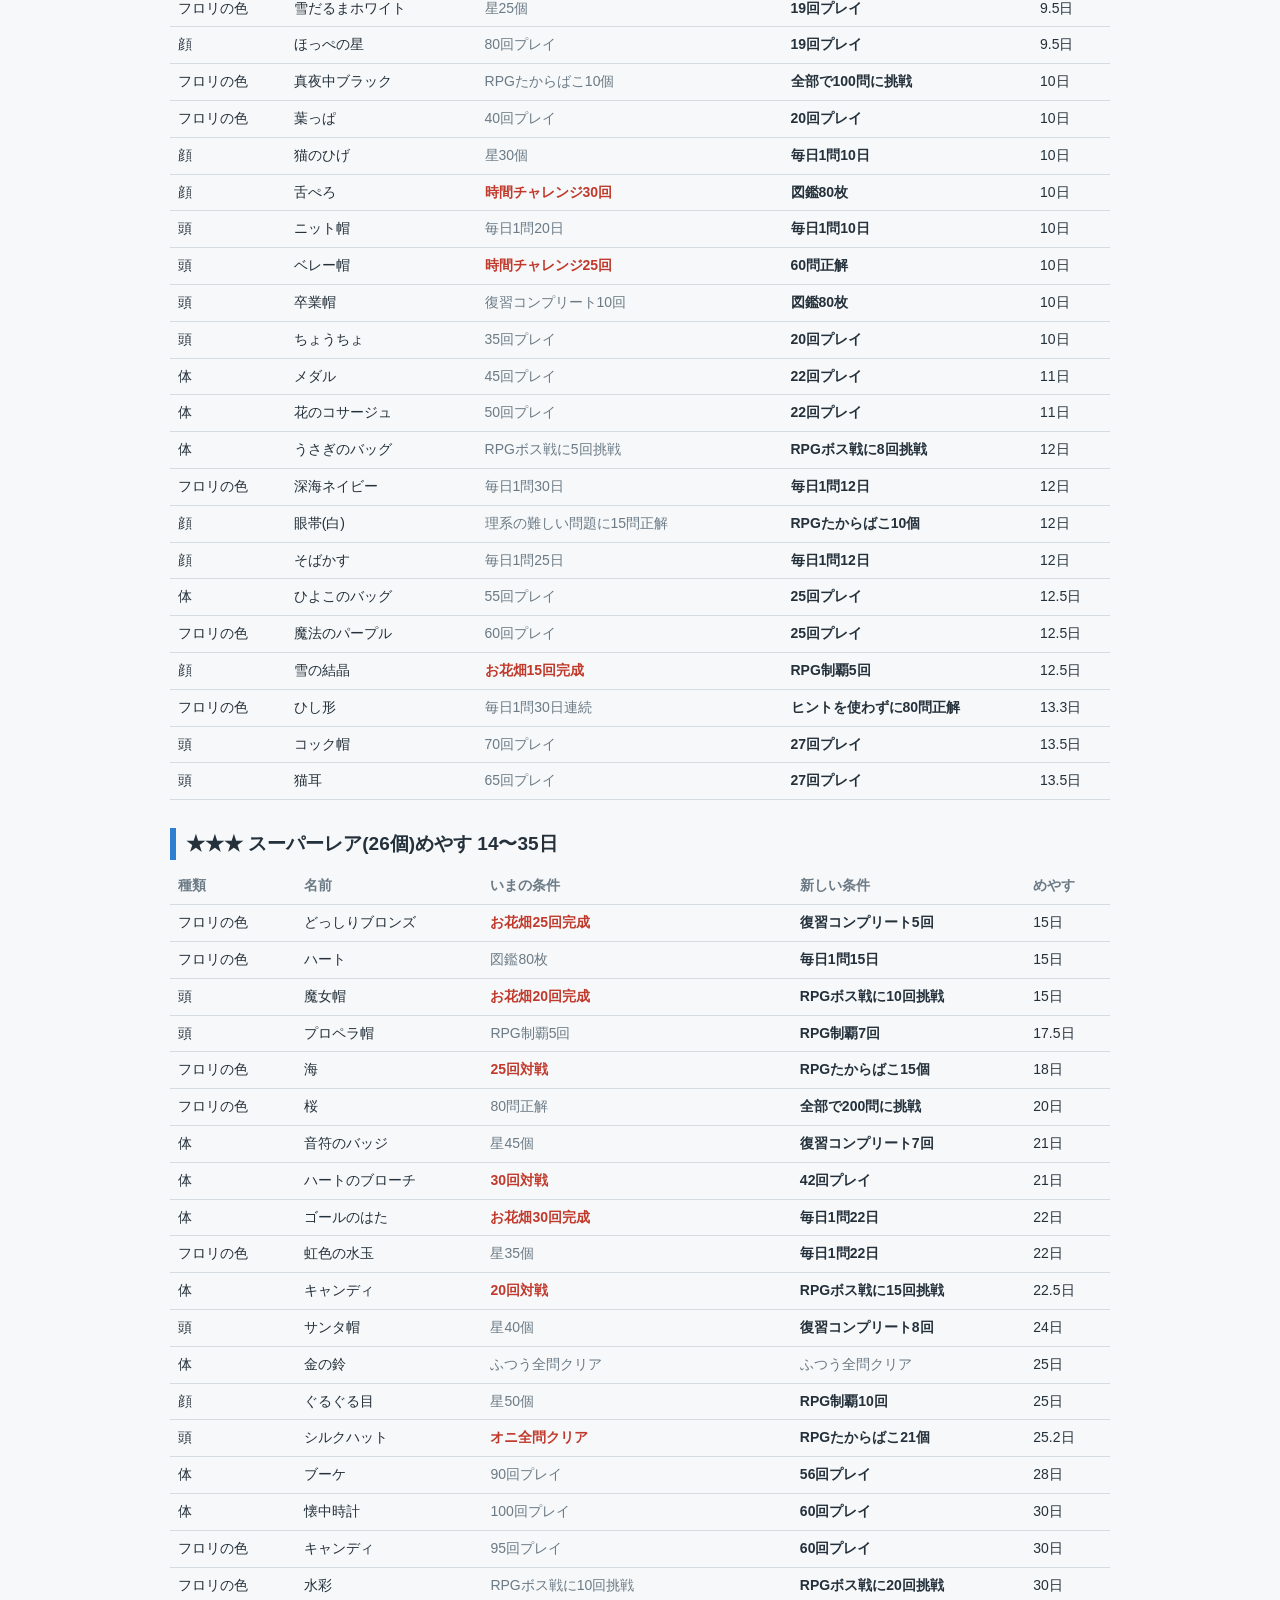
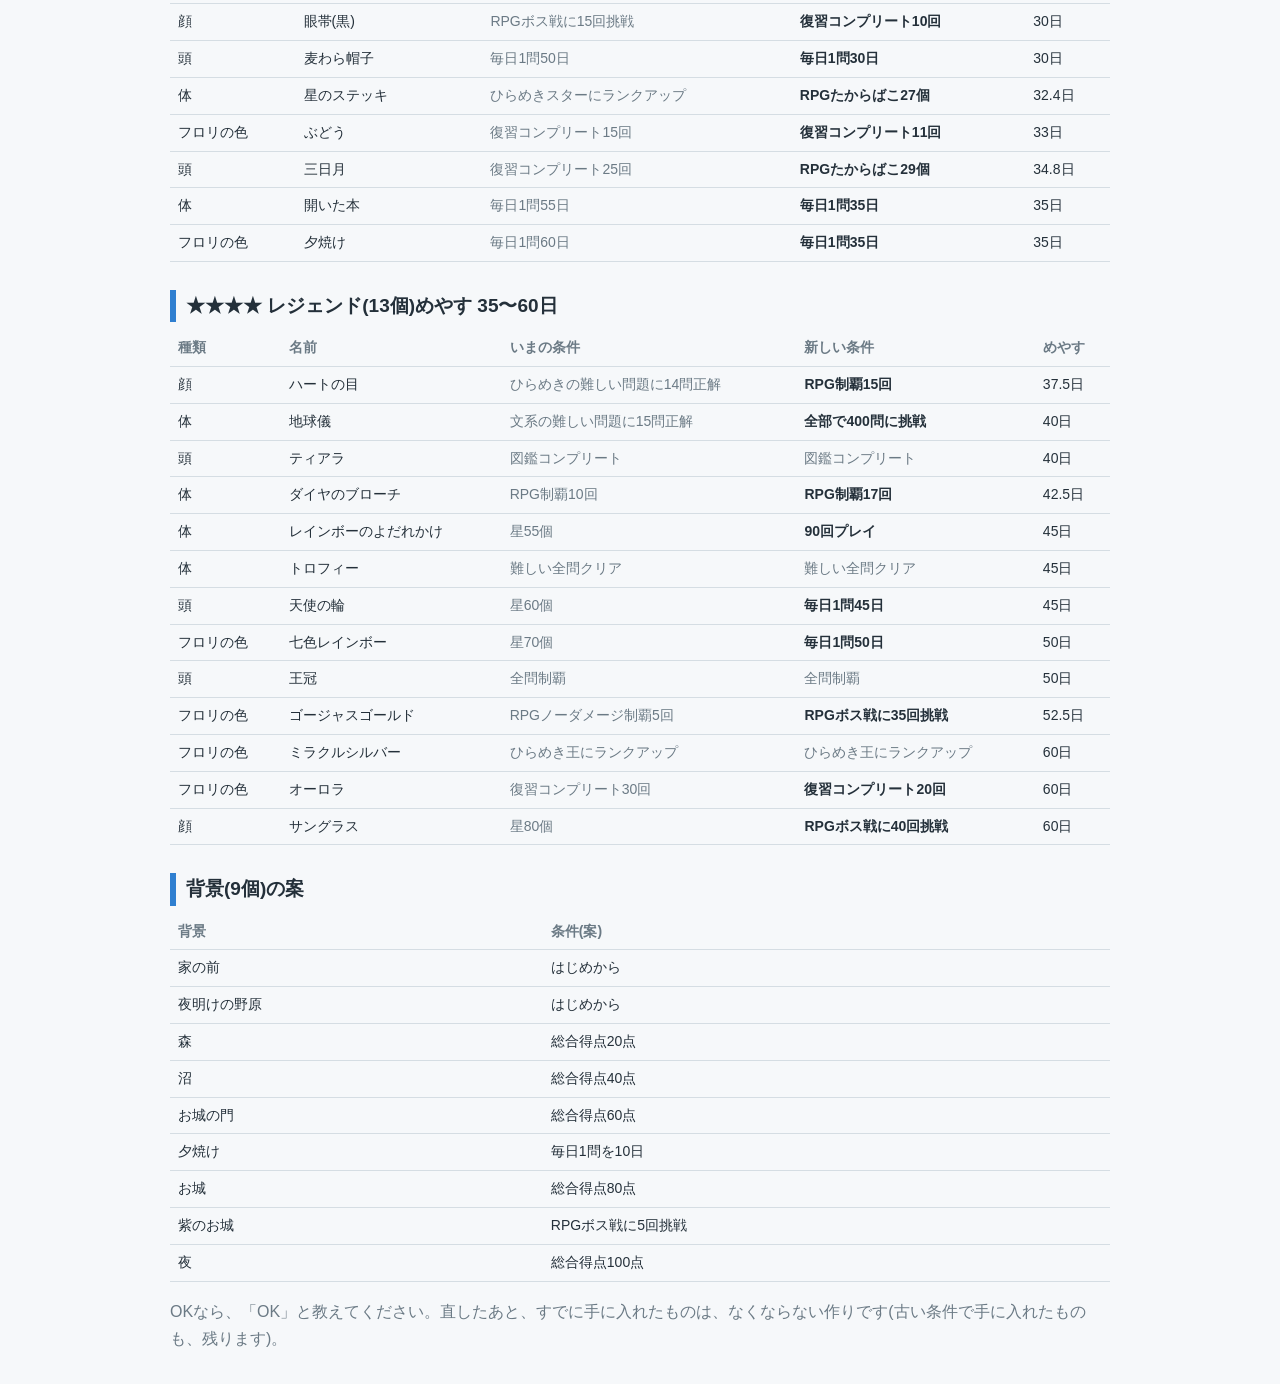
<file: docs/dress-unlock-review3.html>
<!doctype html><html lang="ja"><head><meta charset="utf-8"><meta name="viewport" content="width=device-width,initial-scale=1"><title>着せ替えの解放条件(案その3)</title>
<style>
:root{--bg:#f6f8fa;--card:#fff;--ink:#24303a;--mute:#6b7a85;--line:#d5dde3;--acc:#2f7fd0;--bad:#c0392b}
@media (prefers-color-scheme:dark){:root{--bg:#161b20;--card:#1f262d;--ink:#e6edf3;--mute:#9aa8b3;--line:#33404a;--acc:#6fb1ff;--bad:#ff7b6b}}
body{margin:0;background:var(--bg);color:var(--ink);font:16px/1.7 "Zen Maru Gothic","Hiragino Sans",sans-serif;padding:16px}
main{max-width:940px;margin:0 auto} h1{font-size:24px;margin:8px 0} h2{font-size:19px;margin:28px 0 8px;border-left:6px solid var(--acc);padding-left:10px}
.card{background:var(--card);border:1px solid var(--line);border-radius:12px;padding:12px 16px;margin:10px 0}
.wrap{overflow-x:auto} table{border-collapse:collapse;width:100%;font-size:14px} th,td{border-bottom:1px solid var(--line);padding:6px 8px;text-align:left;vertical-align:top} th{color:var(--mute);font-weight:700;white-space:nowrap}
.bad{color:var(--bad);font-weight:700} .mute{color:var(--mute)}
</style></head><body><main>
<h1>着せ替えの解放条件(案その3)</h1>
<p class="mute">レア度が上がるほど、手に入れるのに かかる日数が、はっきり増えるように、数字をそろえました。<b>まだ何も変えていません。</b>OKなら、これで直します。</p>
<div class="card"><b>前の案から、かえたこと</b>
<ul>
<li><b>いちばん長くても、60日</b>(約2か月)にしました。150日のような数字は、やめました。</li>
<li><b>ゲームにないものは、つかいません</b>:「星」「理系・文系・ひらめきの問題」の条件は、全部やめました。つかうのは、いまの画面にあるものだけ:<b>プレイ回数・正解した数・ヒントなしの正解・図鑑の枚数・全部で何問に挑戦・毎日1問の日数・復習・RPG(制覇・ボス戦・たからばこ)・ランク(ひらめき王)・全問制覇</b>。</li>
<li>めやす:ノーマル 1〜5日 / レア 5〜14日 / スーパーレア 14〜35日 / レジェンド 35〜60日。レア度が上がるほど、日数がはっきり増えます。</li>
<li>日数の見積もりは、「1日に2回プレイ(約10問)+毎日1問、RPGは2日に1回くらい」の子を基準にしました(プレイ=2回で1日、正解=6問で1日、図鑑=8枚で1日、ヒントなし=6問で1日、毎日1問=1日1回、復習=1回3日、RPG制覇=1回2.5日、RPGボス=1回1.5日、RPGたからばこ=1個1.2日)。</li>
<li>RPG制覇は、ノーマルには入れていません(むずかしいので)。同じ条件が、ならびすぎないようにもしました。</li>
<li>数字は、見積もりです。あそんで合わなければ、基準を直して、出しなおせます。</li></ul></div>
<div class="wrap"><table><thead><tr><th>レア度</th><th>個数</th><th>めやす</th><th>この案での範囲</th></tr></thead><tbody><tr><td>★ ノーマル</td><td>42</td><td>1〜5日</td><td>1.2〜5日</td></tr><tr><td>★★ レア</td><td>40</td><td>5〜14日</td><td>5〜13.5日</td></tr><tr><td>★★★ スーパーレア</td><td>26</td><td>14〜35日</td><td>15〜35日</td></tr><tr><td>★★★★ レジェンド</td><td>13</td><td>35〜60日</td><td>37.5〜60日</td></tr></tbody></table></div>
<p>太字=この案で かわったもの。<span class="bad">赤</span>=いまの条件が、もらえないもの。</p>
<h2>★ ノーマル(42個)めやす 1〜5日</h2><div class="wrap"><table><thead><tr><th>種類</th><th>名前</th><th>いまの条件</th><th>新しい条件</th><th>めやす</th></tr></thead><tbody><tr><td>顔</td><td>涙</td><td><span class="mute">ドラゴン学者にランクアップ</span></td><td><b>図鑑10枚</b></td><td>1.2日</td></tr><tr><td>頭</td><td>小鳥</td><td><span class="bad">5回対戦</span></td><td><b>図鑑10枚</b></td><td>1.2日</td></tr><tr><td>頭</td><td>ひよこ</td><td><span class="mute">ひらめきの難しい問題に5問正解</span></td><td><b>RPGボス戦に初挑戦</b></td><td>1.5日</td></tr><tr><td>フロリの色</td><td>空色</td><td><span class="mute">ふくろう博士にランクアップ</span></td><td><b>10問正解</b></td><td>1.7日</td></tr><tr><td>頭</td><td>ふたば</td><td><span class="mute">初めての正解</span></td><td><b>10問正解</b></td><td>1.7日</td></tr><tr><td>体</td><td>マフラー</td><td><span class="mute">5回プレイ</span></td><td><span class="mute">5回プレイ</span></td><td>2.5日</td></tr><tr><td>体</td><td>ボウタイ</td><td><span class="mute">初めてのプレイ</span></td><td><b>5回プレイ</b></td><td>2.5日</td></tr><tr><td>体</td><td>バンダナ</td><td><span class="mute">ひらめきのふつう問題に5問正解</span></td><td><b>ヒントを使わずに15問正解</b></td><td>2.5日</td></tr><tr><td>体</td><td>チョーカー</td><td><span class="mute">文系の難しい問題に5問正解</span></td><td><b>ヒントを使わずに15問正解</b></td><td>2.5日</td></tr><tr><td>体</td><td>名札</td><td><span class="mute">イルカ先生にランクアップ</span></td><td><b>15問正解</b></td><td>2.5日</td></tr><tr><td>フロリの色</td><td>若草ライム</td><td><span class="mute">ユニコーン賢者にランクアップ</span></td><td><b>図鑑20枚</b></td><td>2.5日</td></tr><tr><td>顔</td><td>汗</td><td><span class="mute">理系の難しい問題に5問正解</span></td><td><b>15問正解</b></td><td>2.5日</td></tr><tr><td>頭</td><td>星の飾り</td><td><span class="mute">図鑑50枚</span></td><td><b>図鑑20枚</b></td><td>2.5日</td></tr><tr><td>フロリの色</td><td>ときめきピンク</td><td><span class="mute">ひよこにランクアップ</span></td><td><b>毎日1問3日</b></td><td>3日</td></tr><tr><td>フロリの色</td><td>日だまりオレンジ</td><td><span class="bad">オニ5問正解</span></td><td><b>毎日1問3日</b></td><td>3日</td></tr><tr><td>フロリの色</td><td>森のエメラルド</td><td><span class="mute">10回プレイ</span></td><td><b>6回プレイ</b></td><td>3日</td></tr><tr><td>顔</td><td>ばんそうこう</td><td><span class="mute">文系のふつう問題に5問正解</span></td><td><b>6回プレイ</b></td><td>3日</td></tr><tr><td>頭</td><td>リボン</td><td><span class="mute">理系のふつう問題に5問正解</span></td><td><b>復習コンプリート</b></td><td>3日</td></tr><tr><td>フロリの色</td><td>ストライプ</td><td><span class="mute">50問正解</span></td><td><b>20問正解</b></td><td>3.3日</td></tr><tr><td>顔</td><td>メガネ</td><td><span class="bad">時間チャレンジ10回</span></td><td><b>ヒントを使わずに20問正解</b></td><td>3.3日</td></tr><tr><td>顔</td><td>ぐるぐるほっぺ</td><td><span class="mute">星10個</span></td><td><b>ヒントを使わずに20問正解</b></td><td>3.3日</td></tr><tr><td>顔</td><td>怒りマーク</td><td><span class="mute">60問正解</span></td><td><b>20問正解</b></td><td>3.3日</td></tr><tr><td>フロリの色</td><td>ギンガムチェック</td><td><span class="mute">15回プレイ</span></td><td><b>7回プレイ</b></td><td>3.5日</td></tr><tr><td>頭</td><td>花</td><td><span class="mute">ことり博士にランクアップ</span></td><td><b>7回プレイ</b></td><td>3.5日</td></tr><tr><td>頭</td><td>さくらんぼ</td><td><span class="mute">理系のふつう問題に10問正解</span></td><td><b>RPGたからばこ3個</b></td><td>3.6日</td></tr><tr><td>顔</td><td>ハートマーク</td><td><span class="mute">図鑑70枚</span></td><td><b>図鑑30枚</b></td><td>3.8日</td></tr><tr><td>頭</td><td>キャップ</td><td><span class="mute">図鑑60枚</span></td><td><b>図鑑30枚</b></td><td>3.8日</td></tr><tr><td>体</td><td>水筒</td><td><span class="mute">ヒントを使わずに40問正解</span></td><td><b>ヒントを使わずに25問正解</b></td><td>4.2日</td></tr><tr><td>顔</td><td>音符マーク</td><td><span class="mute">ひらめきのふつう問題に10問正解</span></td><td><b>ヒントを使わずに25問正解</b></td><td>4.2日</td></tr><tr><td>フロリの色</td><td>斜めボーダー</td><td><span class="mute">文系のふつう問題に10問正解</span></td><td><b>RPGボス戦に3回挑戦</b></td><td>4.5日</td></tr><tr><td>体</td><td>ネクタイ</td><td><span class="mute">ひよっこ探検家にランクアップ</span></td><td><b>全部で50問に挑戦</b></td><td>5日</td></tr><tr><td>体</td><td>鍵のキーホルダー</td><td><span class="mute">全部で100問に挑戦</span></td><td><b>10回プレイ</b></td><td>5日</td></tr><tr><td>体</td><td>ハートポーチ</td><td><span class="bad">お花畑5回完成</span></td><td><b>全部で50問に挑戦</b></td><td>5日</td></tr><tr><td>体</td><td>巾着</td><td><span class="mute">ヒントを使わずに45問正解</span></td><td><b>ヒントを使わずに30問正解</b></td><td>5日</td></tr><tr><td>体</td><td>ペンのポケット</td><td><span class="mute">毎日1問10日</span></td><td><b>毎日1問5日</b></td><td>5日</td></tr><tr><td>体</td><td>くまのぬいぐるみ</td><td><span class="mute">25回プレイ</span></td><td><b>10回プレイ</b></td><td>5日</td></tr><tr><td>フロリの色</td><td>ピカピカイエロー</td><td><span class="mute">きつね名人にランクアップ</span></td><td><b>図鑑40枚</b></td><td>5日</td></tr><tr><td>フロリの色</td><td>波</td><td><span class="mute">毎日1問20日連続</span></td><td><b>図鑑40枚</b></td><td>5日</td></tr><tr><td>顔</td><td>ほっぺ線</td><td><span class="mute">毎日1問15日</span></td><td><b>毎日1問5日</b></td><td>5日</td></tr><tr><td>顔</td><td>ちょびひげ</td><td><span class="mute">復習コンプリート5回</span></td><td><b>30問正解</b></td><td>5日</td></tr><tr><td>頭</td><td>四つ葉のクローバー</td><td><span class="mute">30回プレイ</span></td><td><b>30問正解</b></td><td>5日</td></tr><tr><td>頭</td><td>桜の花</td><td><span class="mute">ヒントを使わずに50問正解</span></td><td><b>ヒントを使わずに30問正解</b></td><td>5日</td></tr></tbody></table></div><h2>★★ レア(40個)めやす 5〜14日</h2><div class="wrap"><table><thead><tr><th>種類</th><th>名前</th><th>いまの条件</th><th>新しい条件</th><th>めやす</th></tr></thead><tbody><tr><td>体</td><td>花のレイ</td><td><span class="mute">ひらめきのふつう問題に15問正解</span></td><td><b>全部で50問に挑戦</b></td><td>5日</td></tr><tr><td>フロリの色</td><td>ワインレッド</td><td><span class="bad">10回対戦</span></td><td><b>毎日1問5日</b></td><td>5日</td></tr><tr><td>頭</td><td>くま耳</td><td><span class="mute">文系の難しい問題に10問正解</span></td><td><b>図鑑40枚</b></td><td>5日</td></tr><tr><td>顔</td><td>ハートのほっぺ</td><td><span class="mute">RPGたからばこ5個</span></td><td><span class="mute">RPGたからばこ5個</span></td><td>6日</td></tr><tr><td>体</td><td>星のブローチ</td><td><span class="mute">文系のふつう問題に15問正解</span></td><td><b>40問正解</b></td><td>6.7日</td></tr><tr><td>頭</td><td>ひまわり</td><td><span class="bad">時間チャレンジ15回</span></td><td><b>ヒントを使わずに40問正解</b></td><td>6.7日</td></tr><tr><td>体</td><td>ハートのネックレス</td><td><span class="mute">理系のふつう問題に15問正解</span></td><td><b>14回プレイ</b></td><td>7日</td></tr><tr><td>顔</td><td>猫の鼻</td><td><span class="mute">毎日1問45日</span></td><td><b>毎日1問7日</b></td><td>7日</td></tr><tr><td>体</td><td>ウエストポーチ</td><td><span class="mute">ひらめきの難しい問題に10問正解</span></td><td><b>RPGボス戦に5回挑戦</b></td><td>7.5日</td></tr><tr><td>体</td><td>風船</td><td><span class="bad">15回対戦</span></td><td><b>図鑑60枚</b></td><td>7.5日</td></tr><tr><td>顔</td><td>ほっぺの花</td><td><span class="mute">85回プレイ</span></td><td><b>15回プレイ</b></td><td>7.5日</td></tr><tr><td>頭</td><td>うさぎ耳</td><td><span class="mute">星15個</span></td><td><b>RPG制覇3回</b></td><td>7.5日</td></tr><tr><td>フロリの色</td><td>朝焼け</td><td><span class="mute">70問正解</span></td><td><b>50問正解</b></td><td>8.3日</td></tr><tr><td>フロリの色</td><td>市松</td><td><span class="mute">星20個</span></td><td><b>ヒントを使わずに50問正解</b></td><td>8.3日</td></tr><tr><td>頭</td><td>アンテナ</td><td><span class="bad">時間チャレンジ20回</span></td><td><b>ヒントを使わずに50問正解</b></td><td>8.3日</td></tr><tr><td>体</td><td>虫眼鏡</td><td><span class="bad">お花畑10回完成</span></td><td><b>復習コンプリート3回</b></td><td>9日</td></tr><tr><td>フロリの色</td><td>炎のレッド</td><td><span class="mute">毎日1問40日</span></td><td><b>毎日1問9日</b></td><td>9日</td></tr><tr><td>フロリの色</td><td>雪の結晶</td><td><span class="mute">毎日1問35日</span></td><td><b>毎日1問9日</b></td><td>9日</td></tr><tr><td>フロリの色</td><td>雪だるまホワイト</td><td><span class="mute">星25個</span></td><td><b>19回プレイ</b></td><td>9.5日</td></tr><tr><td>顔</td><td>ほっぺの星</td><td><span class="mute">80回プレイ</span></td><td><b>19回プレイ</b></td><td>9.5日</td></tr><tr><td>フロリの色</td><td>真夜中ブラック</td><td><span class="mute">RPGたからばこ10個</span></td><td><b>全部で100問に挑戦</b></td><td>10日</td></tr><tr><td>フロリの色</td><td>葉っぱ</td><td><span class="mute">40回プレイ</span></td><td><b>20回プレイ</b></td><td>10日</td></tr><tr><td>顔</td><td>猫のひげ</td><td><span class="mute">星30個</span></td><td><b>毎日1問10日</b></td><td>10日</td></tr><tr><td>顔</td><td>舌ぺろ</td><td><span class="bad">時間チャレンジ30回</span></td><td><b>図鑑80枚</b></td><td>10日</td></tr><tr><td>頭</td><td>ニット帽</td><td><span class="mute">毎日1問20日</span></td><td><b>毎日1問10日</b></td><td>10日</td></tr><tr><td>頭</td><td>ベレー帽</td><td><span class="bad">時間チャレンジ25回</span></td><td><b>60問正解</b></td><td>10日</td></tr><tr><td>頭</td><td>卒業帽</td><td><span class="mute">復習コンプリート10回</span></td><td><b>図鑑80枚</b></td><td>10日</td></tr><tr><td>頭</td><td>ちょうちょ</td><td><span class="mute">35回プレイ</span></td><td><b>20回プレイ</b></td><td>10日</td></tr><tr><td>体</td><td>メダル</td><td><span class="mute">45回プレイ</span></td><td><b>22回プレイ</b></td><td>11日</td></tr><tr><td>体</td><td>花のコサージュ</td><td><span class="mute">50回プレイ</span></td><td><b>22回プレイ</b></td><td>11日</td></tr><tr><td>体</td><td>うさぎのバッグ</td><td><span class="mute">RPGボス戦に5回挑戦</span></td><td><b>RPGボス戦に8回挑戦</b></td><td>12日</td></tr><tr><td>フロリの色</td><td>深海ネイビー</td><td><span class="mute">毎日1問30日</span></td><td><b>毎日1問12日</b></td><td>12日</td></tr><tr><td>顔</td><td>眼帯(白)</td><td><span class="mute">理系の難しい問題に15問正解</span></td><td><b>RPGたからばこ10個</b></td><td>12日</td></tr><tr><td>顔</td><td>そばかす</td><td><span class="mute">毎日1問25日</span></td><td><b>毎日1問12日</b></td><td>12日</td></tr><tr><td>体</td><td>ひよこのバッグ</td><td><span class="mute">55回プレイ</span></td><td><b>25回プレイ</b></td><td>12.5日</td></tr><tr><td>フロリの色</td><td>魔法のパープル</td><td><span class="mute">60回プレイ</span></td><td><b>25回プレイ</b></td><td>12.5日</td></tr><tr><td>顔</td><td>雪の結晶</td><td><span class="bad">お花畑15回完成</span></td><td><b>RPG制覇5回</b></td><td>12.5日</td></tr><tr><td>フロリの色</td><td>ひし形</td><td><span class="mute">毎日1問30日連続</span></td><td><b>ヒントを使わずに80問正解</b></td><td>13.3日</td></tr><tr><td>頭</td><td>コック帽</td><td><span class="mute">70回プレイ</span></td><td><b>27回プレイ</b></td><td>13.5日</td></tr><tr><td>頭</td><td>猫耳</td><td><span class="mute">65回プレイ</span></td><td><b>27回プレイ</b></td><td>13.5日</td></tr></tbody></table></div><h2>★★★ スーパーレア(26個)めやす 14〜35日</h2><div class="wrap"><table><thead><tr><th>種類</th><th>名前</th><th>いまの条件</th><th>新しい条件</th><th>めやす</th></tr></thead><tbody><tr><td>フロリの色</td><td>どっしりブロンズ</td><td><span class="bad">お花畑25回完成</span></td><td><b>復習コンプリート5回</b></td><td>15日</td></tr><tr><td>フロリの色</td><td>ハート</td><td><span class="mute">図鑑80枚</span></td><td><b>毎日1問15日</b></td><td>15日</td></tr><tr><td>頭</td><td>魔女帽</td><td><span class="bad">お花畑20回完成</span></td><td><b>RPGボス戦に10回挑戦</b></td><td>15日</td></tr><tr><td>頭</td><td>プロペラ帽</td><td><span class="mute">RPG制覇5回</span></td><td><b>RPG制覇7回</b></td><td>17.5日</td></tr><tr><td>フロリの色</td><td>海</td><td><span class="bad">25回対戦</span></td><td><b>RPGたからばこ15個</b></td><td>18日</td></tr><tr><td>フロリの色</td><td>桜</td><td><span class="mute">80問正解</span></td><td><b>全部で200問に挑戦</b></td><td>20日</td></tr><tr><td>体</td><td>音符のバッジ</td><td><span class="mute">星45個</span></td><td><b>復習コンプリート7回</b></td><td>21日</td></tr><tr><td>体</td><td>ハートのブローチ</td><td><span class="bad">30回対戦</span></td><td><b>42回プレイ</b></td><td>21日</td></tr><tr><td>体</td><td>ゴールのはた</td><td><span class="bad">お花畑30回完成</span></td><td><b>毎日1問22日</b></td><td>22日</td></tr><tr><td>フロリの色</td><td>虹色の水玉</td><td><span class="mute">星35個</span></td><td><b>毎日1問22日</b></td><td>22日</td></tr><tr><td>体</td><td>キャンディ</td><td><span class="bad">20回対戦</span></td><td><b>RPGボス戦に15回挑戦</b></td><td>22.5日</td></tr><tr><td>頭</td><td>サンタ帽</td><td><span class="mute">星40個</span></td><td><b>復習コンプリート8回</b></td><td>24日</td></tr><tr><td>体</td><td>金の鈴</td><td><span class="mute">ふつう全問クリア</span></td><td><span class="mute">ふつう全問クリア</span></td><td>25日</td></tr><tr><td>顔</td><td>ぐるぐる目</td><td><span class="mute">星50個</span></td><td><b>RPG制覇10回</b></td><td>25日</td></tr><tr><td>頭</td><td>シルクハット</td><td><span class="bad">オニ全問クリア</span></td><td><b>RPGたからばこ21個</b></td><td>25.2日</td></tr><tr><td>体</td><td>ブーケ</td><td><span class="mute">90回プレイ</span></td><td><b>56回プレイ</b></td><td>28日</td></tr><tr><td>体</td><td>懐中時計</td><td><span class="mute">100回プレイ</span></td><td><b>60回プレイ</b></td><td>30日</td></tr><tr><td>フロリの色</td><td>キャンディ</td><td><span class="mute">95回プレイ</span></td><td><b>60回プレイ</b></td><td>30日</td></tr><tr><td>フロリの色</td><td>水彩</td><td><span class="mute">RPGボス戦に10回挑戦</span></td><td><b>RPGボス戦に20回挑戦</b></td><td>30日</td></tr><tr><td>顔</td><td>眼帯(黒)</td><td><span class="mute">RPGボス戦に15回挑戦</span></td><td><b>復習コンプリート10回</b></td><td>30日</td></tr><tr><td>頭</td><td>麦わら帽子</td><td><span class="mute">毎日1問50日</span></td><td><b>毎日1問30日</b></td><td>30日</td></tr><tr><td>体</td><td>星のステッキ</td><td><span class="mute">ひらめきスターにランクアップ</span></td><td><b>RPGたからばこ27個</b></td><td>32.4日</td></tr><tr><td>フロリの色</td><td>ぶどう</td><td><span class="mute">復習コンプリート15回</span></td><td><b>復習コンプリート11回</b></td><td>33日</td></tr><tr><td>頭</td><td>三日月</td><td><span class="mute">復習コンプリート25回</span></td><td><b>RPGたからばこ29個</b></td><td>34.8日</td></tr><tr><td>体</td><td>開いた本</td><td><span class="mute">毎日1問55日</span></td><td><b>毎日1問35日</b></td><td>35日</td></tr><tr><td>フロリの色</td><td>夕焼け</td><td><span class="mute">毎日1問60日</span></td><td><b>毎日1問35日</b></td><td>35日</td></tr></tbody></table></div><h2>★★★★ レジェンド(13個)めやす 35〜60日</h2><div class="wrap"><table><thead><tr><th>種類</th><th>名前</th><th>いまの条件</th><th>新しい条件</th><th>めやす</th></tr></thead><tbody><tr><td>顔</td><td>ハートの目</td><td><span class="mute">ひらめきの難しい問題に14問正解</span></td><td><b>RPG制覇15回</b></td><td>37.5日</td></tr><tr><td>体</td><td>地球儀</td><td><span class="mute">文系の難しい問題に15問正解</span></td><td><b>全部で400問に挑戦</b></td><td>40日</td></tr><tr><td>頭</td><td>ティアラ</td><td><span class="mute">図鑑コンプリート</span></td><td><span class="mute">図鑑コンプリート</span></td><td>40日</td></tr><tr><td>体</td><td>ダイヤのブローチ</td><td><span class="mute">RPG制覇10回</span></td><td><b>RPG制覇17回</b></td><td>42.5日</td></tr><tr><td>体</td><td>レインボーのよだれかけ</td><td><span class="mute">星55個</span></td><td><b>90回プレイ</b></td><td>45日</td></tr><tr><td>体</td><td>トロフィー</td><td><span class="mute">難しい全問クリア</span></td><td><span class="mute">難しい全問クリア</span></td><td>45日</td></tr><tr><td>頭</td><td>天使の輪</td><td><span class="mute">星60個</span></td><td><b>毎日1問45日</b></td><td>45日</td></tr><tr><td>フロリの色</td><td>七色レインボー</td><td><span class="mute">星70個</span></td><td><b>毎日1問50日</b></td><td>50日</td></tr><tr><td>頭</td><td>王冠</td><td><span class="mute">全問制覇</span></td><td><span class="mute">全問制覇</span></td><td>50日</td></tr><tr><td>フロリの色</td><td>ゴージャスゴールド</td><td><span class="mute">RPGノーダメージ制覇5回</span></td><td><b>RPGボス戦に35回挑戦</b></td><td>52.5日</td></tr><tr><td>フロリの色</td><td>ミラクルシルバー</td><td><span class="mute">ひらめき王にランクアップ</span></td><td><span class="mute">ひらめき王にランクアップ</span></td><td>60日</td></tr><tr><td>フロリの色</td><td>オーロラ</td><td><span class="mute">復習コンプリート30回</span></td><td><b>復習コンプリート20回</b></td><td>60日</td></tr><tr><td>顔</td><td>サングラス</td><td><span class="mute">星80個</span></td><td><b>RPGボス戦に40回挑戦</b></td><td>60日</td></tr></tbody></table></div>
<h2>背景(9個)の案</h2>
<div class="wrap"><table><thead><tr><th>背景</th><th>条件(案)</th></tr></thead><tbody><tr><td>家の前</td><td>はじめから</td></tr><tr><td>夜明けの野原</td><td>はじめから</td></tr><tr><td>森</td><td>総合得点20点</td></tr><tr><td>沼</td><td>総合得点40点</td></tr><tr><td>お城の門</td><td>総合得点60点</td></tr><tr><td>夕焼け</td><td>毎日1問を10日</td></tr><tr><td>お城</td><td>総合得点80点</td></tr><tr><td>紫のお城</td><td>RPGボス戦に5回挑戦</td></tr><tr><td>夜</td><td>総合得点100点</td></tr></tbody></table></div>
<p class="mute">OKなら、「OK」と教えてください。直したあと、すでに手に入れたものは、なくならない作りです(古い条件で手に入れたものも、残ります)。</p>
</main></body></html>
</file>
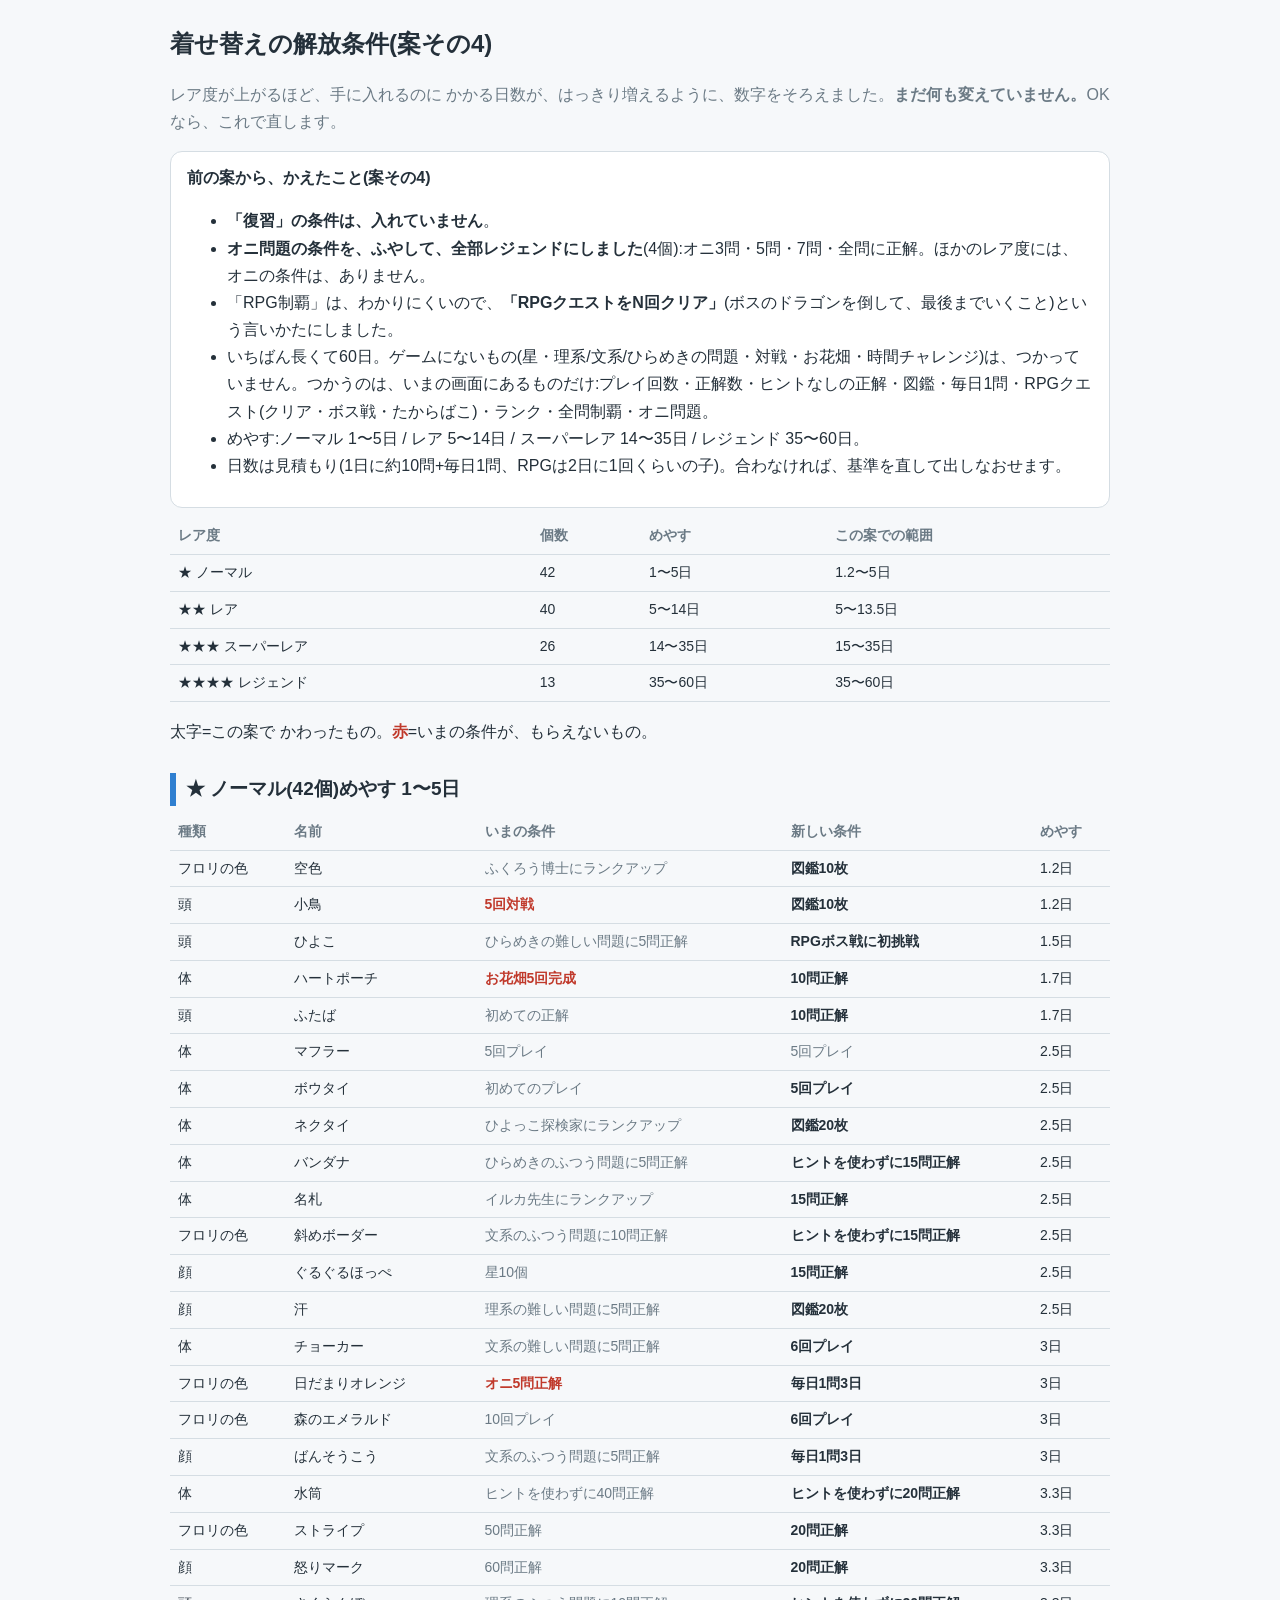
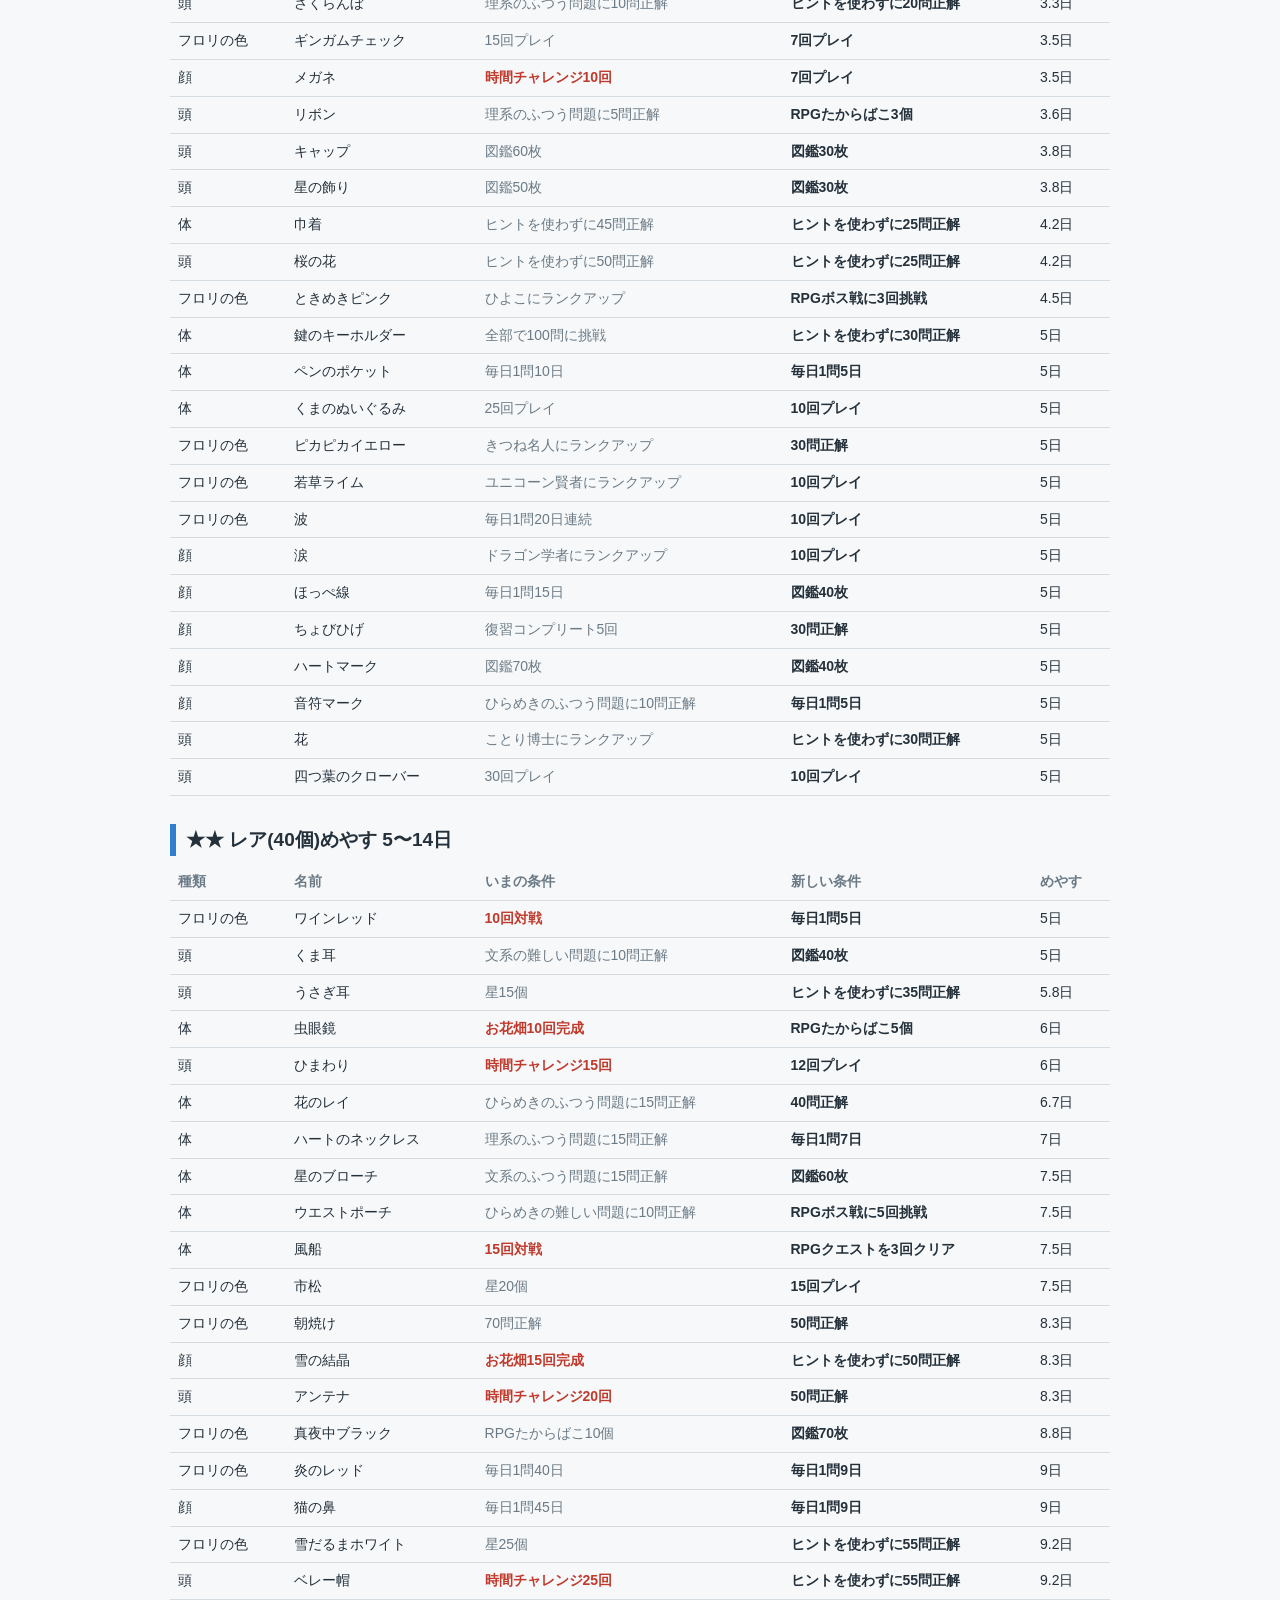
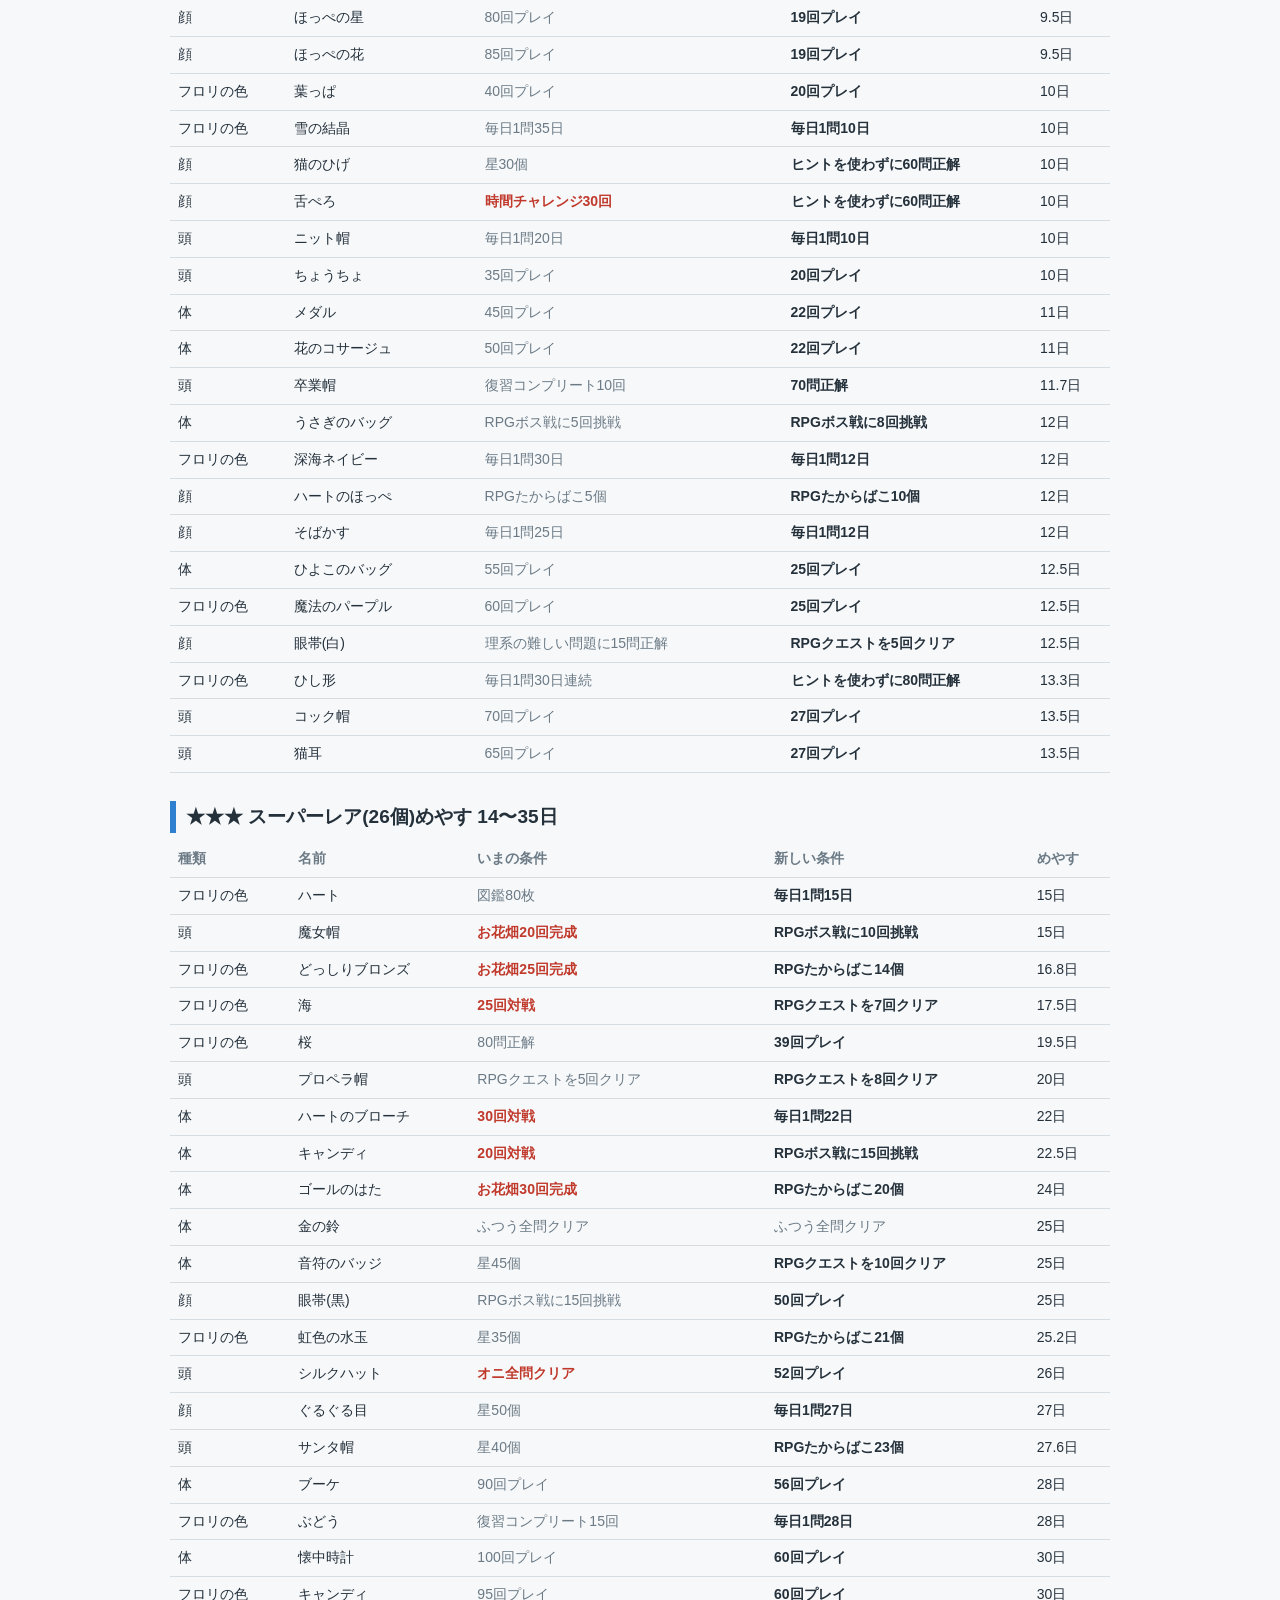
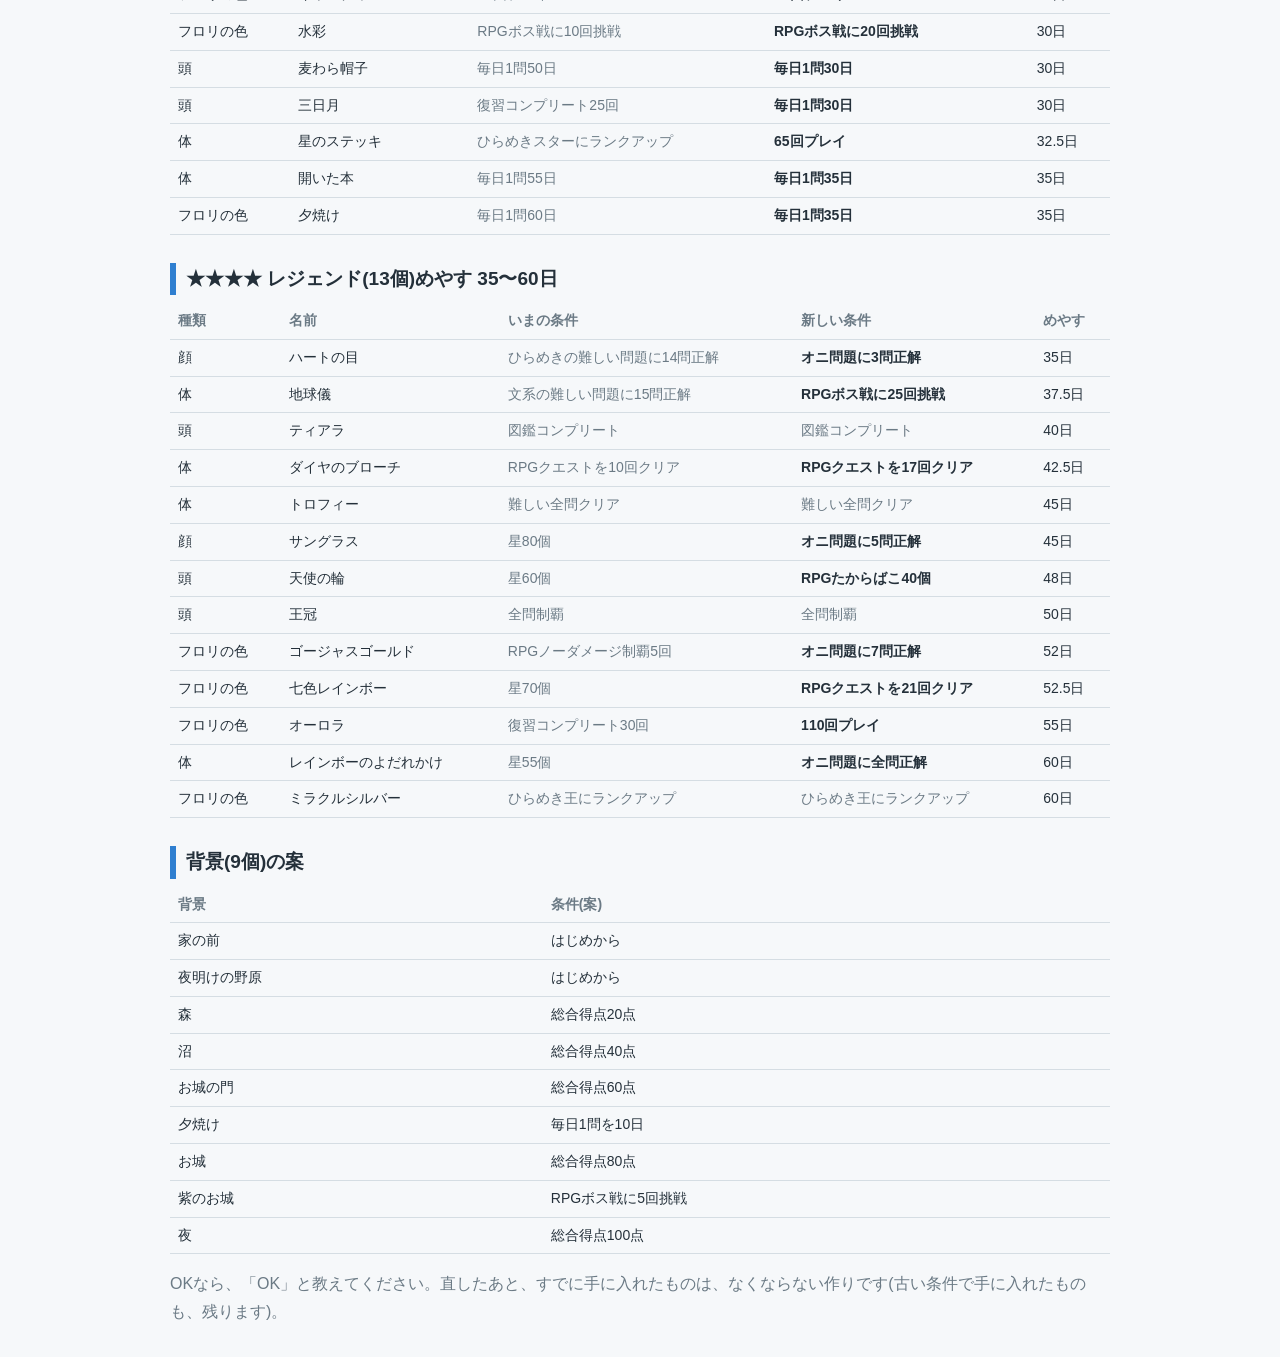
<file: docs/dress-unlock-review4.html>
<!doctype html><html lang="ja"><head><meta charset="utf-8"><meta name="viewport" content="width=device-width,initial-scale=1"><title>着せ替えの解放条件(案その4)</title>
<style>
:root{--bg:#f6f8fa;--card:#fff;--ink:#24303a;--mute:#6b7a85;--line:#d5dde3;--acc:#2f7fd0;--bad:#c0392b}
@media (prefers-color-scheme:dark){:root{--bg:#161b20;--card:#1f262d;--ink:#e6edf3;--mute:#9aa8b3;--line:#33404a;--acc:#6fb1ff;--bad:#ff7b6b}}
body{margin:0;background:var(--bg);color:var(--ink);font:16px/1.7 "Zen Maru Gothic","Hiragino Sans",sans-serif;padding:16px}
main{max-width:940px;margin:0 auto} h1{font-size:24px;margin:8px 0} h2{font-size:19px;margin:28px 0 8px;border-left:6px solid var(--acc);padding-left:10px}
.card{background:var(--card);border:1px solid var(--line);border-radius:12px;padding:12px 16px;margin:10px 0}
.wrap{overflow-x:auto} table{border-collapse:collapse;width:100%;font-size:14px} th,td{border-bottom:1px solid var(--line);padding:6px 8px;text-align:left;vertical-align:top} th{color:var(--mute);font-weight:700;white-space:nowrap}
.bad{color:var(--bad);font-weight:700} .mute{color:var(--mute)}
</style></head><body><main>
<h1>着せ替えの解放条件(案その4)</h1>
<p class="mute">レア度が上がるほど、手に入れるのに かかる日数が、はっきり増えるように、数字をそろえました。<b>まだ何も変えていません。</b>OKなら、これで直します。</p>
<div class="card"><b>前の案から、かえたこと(案その4)</b>
<ul>
<li><b>「復習」の条件は、入れていません</b>。</li>
<li><b>オニ問題の条件を、ふやして、全部レジェンドにしました</b>(4個):オニ3問・5問・7問・全問に正解。ほかのレア度には、オニの条件は、ありません。</li>
<li>「RPG制覇」は、わかりにくいので、<b>「RPGクエストをN回クリア」</b>(ボスのドラゴンを倒して、最後までいくこと)という言いかたにしました。</li>
<li>いちばん長くて60日。ゲームにないもの(星・理系/文系/ひらめきの問題・対戦・お花畑・時間チャレンジ)は、つかっていません。つかうのは、いまの画面にあるものだけ:プレイ回数・正解数・ヒントなしの正解・図鑑・毎日1問・RPGクエスト(クリア・ボス戦・たからばこ)・ランク・全問制覇・オニ問題。</li>
<li>めやす:ノーマル 1〜5日 / レア 5〜14日 / スーパーレア 14〜35日 / レジェンド 35〜60日。</li>
<li>日数は見積もり(1日に約10問+毎日1問、RPGは2日に1回くらいの子)。合わなければ、基準を直して出しなおせます。</li></ul></div>
<div class="wrap"><table><thead><tr><th>レア度</th><th>個数</th><th>めやす</th><th>この案での範囲</th></tr></thead><tbody><tr><td>★ ノーマル</td><td>42</td><td>1〜5日</td><td>1.2〜5日</td></tr><tr><td>★★ レア</td><td>40</td><td>5〜14日</td><td>5〜13.5日</td></tr><tr><td>★★★ スーパーレア</td><td>26</td><td>14〜35日</td><td>15〜35日</td></tr><tr><td>★★★★ レジェンド</td><td>13</td><td>35〜60日</td><td>35〜60日</td></tr></tbody></table></div>
<p>太字=この案で かわったもの。<span class="bad">赤</span>=いまの条件が、もらえないもの。</p>
<h2>★ ノーマル(42個)めやす 1〜5日</h2><div class="wrap"><table><thead><tr><th>種類</th><th>名前</th><th>いまの条件</th><th>新しい条件</th><th>めやす</th></tr></thead><tbody><tr><td>フロリの色</td><td>空色</td><td><span class="mute">ふくろう博士にランクアップ</span></td><td><b>図鑑10枚</b></td><td>1.2日</td></tr><tr><td>頭</td><td>小鳥</td><td><span class="bad">5回対戦</span></td><td><b>図鑑10枚</b></td><td>1.2日</td></tr><tr><td>頭</td><td>ひよこ</td><td><span class="mute">ひらめきの難しい問題に5問正解</span></td><td><b>RPGボス戦に初挑戦</b></td><td>1.5日</td></tr><tr><td>体</td><td>ハートポーチ</td><td><span class="bad">お花畑5回完成</span></td><td><b>10問正解</b></td><td>1.7日</td></tr><tr><td>頭</td><td>ふたば</td><td><span class="mute">初めての正解</span></td><td><b>10問正解</b></td><td>1.7日</td></tr><tr><td>体</td><td>マフラー</td><td><span class="mute">5回プレイ</span></td><td><span class="mute">5回プレイ</span></td><td>2.5日</td></tr><tr><td>体</td><td>ボウタイ</td><td><span class="mute">初めてのプレイ</span></td><td><b>5回プレイ</b></td><td>2.5日</td></tr><tr><td>体</td><td>ネクタイ</td><td><span class="mute">ひよっこ探検家にランクアップ</span></td><td><b>図鑑20枚</b></td><td>2.5日</td></tr><tr><td>体</td><td>バンダナ</td><td><span class="mute">ひらめきのふつう問題に5問正解</span></td><td><b>ヒントを使わずに15問正解</b></td><td>2.5日</td></tr><tr><td>体</td><td>名札</td><td><span class="mute">イルカ先生にランクアップ</span></td><td><b>15問正解</b></td><td>2.5日</td></tr><tr><td>フロリの色</td><td>斜めボーダー</td><td><span class="mute">文系のふつう問題に10問正解</span></td><td><b>ヒントを使わずに15問正解</b></td><td>2.5日</td></tr><tr><td>顔</td><td>ぐるぐるほっぺ</td><td><span class="mute">星10個</span></td><td><b>15問正解</b></td><td>2.5日</td></tr><tr><td>顔</td><td>汗</td><td><span class="mute">理系の難しい問題に5問正解</span></td><td><b>図鑑20枚</b></td><td>2.5日</td></tr><tr><td>体</td><td>チョーカー</td><td><span class="mute">文系の難しい問題に5問正解</span></td><td><b>6回プレイ</b></td><td>3日</td></tr><tr><td>フロリの色</td><td>日だまりオレンジ</td><td><span class="bad">オニ5問正解</span></td><td><b>毎日1問3日</b></td><td>3日</td></tr><tr><td>フロリの色</td><td>森のエメラルド</td><td><span class="mute">10回プレイ</span></td><td><b>6回プレイ</b></td><td>3日</td></tr><tr><td>顔</td><td>ばんそうこう</td><td><span class="mute">文系のふつう問題に5問正解</span></td><td><b>毎日1問3日</b></td><td>3日</td></tr><tr><td>体</td><td>水筒</td><td><span class="mute">ヒントを使わずに40問正解</span></td><td><b>ヒントを使わずに20問正解</b></td><td>3.3日</td></tr><tr><td>フロリの色</td><td>ストライプ</td><td><span class="mute">50問正解</span></td><td><b>20問正解</b></td><td>3.3日</td></tr><tr><td>顔</td><td>怒りマーク</td><td><span class="mute">60問正解</span></td><td><b>20問正解</b></td><td>3.3日</td></tr><tr><td>頭</td><td>さくらんぼ</td><td><span class="mute">理系のふつう問題に10問正解</span></td><td><b>ヒントを使わずに20問正解</b></td><td>3.3日</td></tr><tr><td>フロリの色</td><td>ギンガムチェック</td><td><span class="mute">15回プレイ</span></td><td><b>7回プレイ</b></td><td>3.5日</td></tr><tr><td>顔</td><td>メガネ</td><td><span class="bad">時間チャレンジ10回</span></td><td><b>7回プレイ</b></td><td>3.5日</td></tr><tr><td>頭</td><td>リボン</td><td><span class="mute">理系のふつう問題に5問正解</span></td><td><b>RPGたからばこ3個</b></td><td>3.6日</td></tr><tr><td>頭</td><td>キャップ</td><td><span class="mute">図鑑60枚</span></td><td><b>図鑑30枚</b></td><td>3.8日</td></tr><tr><td>頭</td><td>星の飾り</td><td><span class="mute">図鑑50枚</span></td><td><b>図鑑30枚</b></td><td>3.8日</td></tr><tr><td>体</td><td>巾着</td><td><span class="mute">ヒントを使わずに45問正解</span></td><td><b>ヒントを使わずに25問正解</b></td><td>4.2日</td></tr><tr><td>頭</td><td>桜の花</td><td><span class="mute">ヒントを使わずに50問正解</span></td><td><b>ヒントを使わずに25問正解</b></td><td>4.2日</td></tr><tr><td>フロリの色</td><td>ときめきピンク</td><td><span class="mute">ひよこにランクアップ</span></td><td><b>RPGボス戦に3回挑戦</b></td><td>4.5日</td></tr><tr><td>体</td><td>鍵のキーホルダー</td><td><span class="mute">全部で100問に挑戦</span></td><td><b>ヒントを使わずに30問正解</b></td><td>5日</td></tr><tr><td>体</td><td>ペンのポケット</td><td><span class="mute">毎日1問10日</span></td><td><b>毎日1問5日</b></td><td>5日</td></tr><tr><td>体</td><td>くまのぬいぐるみ</td><td><span class="mute">25回プレイ</span></td><td><b>10回プレイ</b></td><td>5日</td></tr><tr><td>フロリの色</td><td>ピカピカイエロー</td><td><span class="mute">きつね名人にランクアップ</span></td><td><b>30問正解</b></td><td>5日</td></tr><tr><td>フロリの色</td><td>若草ライム</td><td><span class="mute">ユニコーン賢者にランクアップ</span></td><td><b>10回プレイ</b></td><td>5日</td></tr><tr><td>フロリの色</td><td>波</td><td><span class="mute">毎日1問20日連続</span></td><td><b>10回プレイ</b></td><td>5日</td></tr><tr><td>顔</td><td>涙</td><td><span class="mute">ドラゴン学者にランクアップ</span></td><td><b>10回プレイ</b></td><td>5日</td></tr><tr><td>顔</td><td>ほっぺ線</td><td><span class="mute">毎日1問15日</span></td><td><b>図鑑40枚</b></td><td>5日</td></tr><tr><td>顔</td><td>ちょびひげ</td><td><span class="mute">復習コンプリート5回</span></td><td><b>30問正解</b></td><td>5日</td></tr><tr><td>顔</td><td>ハートマーク</td><td><span class="mute">図鑑70枚</span></td><td><b>図鑑40枚</b></td><td>5日</td></tr><tr><td>顔</td><td>音符マーク</td><td><span class="mute">ひらめきのふつう問題に10問正解</span></td><td><b>毎日1問5日</b></td><td>5日</td></tr><tr><td>頭</td><td>花</td><td><span class="mute">ことり博士にランクアップ</span></td><td><b>ヒントを使わずに30問正解</b></td><td>5日</td></tr><tr><td>頭</td><td>四つ葉のクローバー</td><td><span class="mute">30回プレイ</span></td><td><b>10回プレイ</b></td><td>5日</td></tr></tbody></table></div><h2>★★ レア(40個)めやす 5〜14日</h2><div class="wrap"><table><thead><tr><th>種類</th><th>名前</th><th>いまの条件</th><th>新しい条件</th><th>めやす</th></tr></thead><tbody><tr><td>フロリの色</td><td>ワインレッド</td><td><span class="bad">10回対戦</span></td><td><b>毎日1問5日</b></td><td>5日</td></tr><tr><td>頭</td><td>くま耳</td><td><span class="mute">文系の難しい問題に10問正解</span></td><td><b>図鑑40枚</b></td><td>5日</td></tr><tr><td>頭</td><td>うさぎ耳</td><td><span class="mute">星15個</span></td><td><b>ヒントを使わずに35問正解</b></td><td>5.8日</td></tr><tr><td>体</td><td>虫眼鏡</td><td><span class="bad">お花畑10回完成</span></td><td><b>RPGたからばこ5個</b></td><td>6日</td></tr><tr><td>頭</td><td>ひまわり</td><td><span class="bad">時間チャレンジ15回</span></td><td><b>12回プレイ</b></td><td>6日</td></tr><tr><td>体</td><td>花のレイ</td><td><span class="mute">ひらめきのふつう問題に15問正解</span></td><td><b>40問正解</b></td><td>6.7日</td></tr><tr><td>体</td><td>ハートのネックレス</td><td><span class="mute">理系のふつう問題に15問正解</span></td><td><b>毎日1問7日</b></td><td>7日</td></tr><tr><td>体</td><td>星のブローチ</td><td><span class="mute">文系のふつう問題に15問正解</span></td><td><b>図鑑60枚</b></td><td>7.5日</td></tr><tr><td>体</td><td>ウエストポーチ</td><td><span class="mute">ひらめきの難しい問題に10問正解</span></td><td><b>RPGボス戦に5回挑戦</b></td><td>7.5日</td></tr><tr><td>体</td><td>風船</td><td><span class="bad">15回対戦</span></td><td><b>RPGクエストを3回クリア</b></td><td>7.5日</td></tr><tr><td>フロリの色</td><td>市松</td><td><span class="mute">星20個</span></td><td><b>15回プレイ</b></td><td>7.5日</td></tr><tr><td>フロリの色</td><td>朝焼け</td><td><span class="mute">70問正解</span></td><td><b>50問正解</b></td><td>8.3日</td></tr><tr><td>顔</td><td>雪の結晶</td><td><span class="bad">お花畑15回完成</span></td><td><b>ヒントを使わずに50問正解</b></td><td>8.3日</td></tr><tr><td>頭</td><td>アンテナ</td><td><span class="bad">時間チャレンジ20回</span></td><td><b>50問正解</b></td><td>8.3日</td></tr><tr><td>フロリの色</td><td>真夜中ブラック</td><td><span class="mute">RPGたからばこ10個</span></td><td><b>図鑑70枚</b></td><td>8.8日</td></tr><tr><td>フロリの色</td><td>炎のレッド</td><td><span class="mute">毎日1問40日</span></td><td><b>毎日1問9日</b></td><td>9日</td></tr><tr><td>顔</td><td>猫の鼻</td><td><span class="mute">毎日1問45日</span></td><td><b>毎日1問9日</b></td><td>9日</td></tr><tr><td>フロリの色</td><td>雪だるまホワイト</td><td><span class="mute">星25個</span></td><td><b>ヒントを使わずに55問正解</b></td><td>9.2日</td></tr><tr><td>頭</td><td>ベレー帽</td><td><span class="bad">時間チャレンジ25回</span></td><td><b>ヒントを使わずに55問正解</b></td><td>9.2日</td></tr><tr><td>顔</td><td>ほっぺの星</td><td><span class="mute">80回プレイ</span></td><td><b>19回プレイ</b></td><td>9.5日</td></tr><tr><td>顔</td><td>ほっぺの花</td><td><span class="mute">85回プレイ</span></td><td><b>19回プレイ</b></td><td>9.5日</td></tr><tr><td>フロリの色</td><td>葉っぱ</td><td><span class="mute">40回プレイ</span></td><td><b>20回プレイ</b></td><td>10日</td></tr><tr><td>フロリの色</td><td>雪の結晶</td><td><span class="mute">毎日1問35日</span></td><td><b>毎日1問10日</b></td><td>10日</td></tr><tr><td>顔</td><td>猫のひげ</td><td><span class="mute">星30個</span></td><td><b>ヒントを使わずに60問正解</b></td><td>10日</td></tr><tr><td>顔</td><td>舌ぺろ</td><td><span class="bad">時間チャレンジ30回</span></td><td><b>ヒントを使わずに60問正解</b></td><td>10日</td></tr><tr><td>頭</td><td>ニット帽</td><td><span class="mute">毎日1問20日</span></td><td><b>毎日1問10日</b></td><td>10日</td></tr><tr><td>頭</td><td>ちょうちょ</td><td><span class="mute">35回プレイ</span></td><td><b>20回プレイ</b></td><td>10日</td></tr><tr><td>体</td><td>メダル</td><td><span class="mute">45回プレイ</span></td><td><b>22回プレイ</b></td><td>11日</td></tr><tr><td>体</td><td>花のコサージュ</td><td><span class="mute">50回プレイ</span></td><td><b>22回プレイ</b></td><td>11日</td></tr><tr><td>頭</td><td>卒業帽</td><td><span class="mute">復習コンプリート10回</span></td><td><b>70問正解</b></td><td>11.7日</td></tr><tr><td>体</td><td>うさぎのバッグ</td><td><span class="mute">RPGボス戦に5回挑戦</span></td><td><b>RPGボス戦に8回挑戦</b></td><td>12日</td></tr><tr><td>フロリの色</td><td>深海ネイビー</td><td><span class="mute">毎日1問30日</span></td><td><b>毎日1問12日</b></td><td>12日</td></tr><tr><td>顔</td><td>ハートのほっぺ</td><td><span class="mute">RPGたからばこ5個</span></td><td><b>RPGたからばこ10個</b></td><td>12日</td></tr><tr><td>顔</td><td>そばかす</td><td><span class="mute">毎日1問25日</span></td><td><b>毎日1問12日</b></td><td>12日</td></tr><tr><td>体</td><td>ひよこのバッグ</td><td><span class="mute">55回プレイ</span></td><td><b>25回プレイ</b></td><td>12.5日</td></tr><tr><td>フロリの色</td><td>魔法のパープル</td><td><span class="mute">60回プレイ</span></td><td><b>25回プレイ</b></td><td>12.5日</td></tr><tr><td>顔</td><td>眼帯(白)</td><td><span class="mute">理系の難しい問題に15問正解</span></td><td><b>RPGクエストを5回クリア</b></td><td>12.5日</td></tr><tr><td>フロリの色</td><td>ひし形</td><td><span class="mute">毎日1問30日連続</span></td><td><b>ヒントを使わずに80問正解</b></td><td>13.3日</td></tr><tr><td>頭</td><td>コック帽</td><td><span class="mute">70回プレイ</span></td><td><b>27回プレイ</b></td><td>13.5日</td></tr><tr><td>頭</td><td>猫耳</td><td><span class="mute">65回プレイ</span></td><td><b>27回プレイ</b></td><td>13.5日</td></tr></tbody></table></div><h2>★★★ スーパーレア(26個)めやす 14〜35日</h2><div class="wrap"><table><thead><tr><th>種類</th><th>名前</th><th>いまの条件</th><th>新しい条件</th><th>めやす</th></tr></thead><tbody><tr><td>フロリの色</td><td>ハート</td><td><span class="mute">図鑑80枚</span></td><td><b>毎日1問15日</b></td><td>15日</td></tr><tr><td>頭</td><td>魔女帽</td><td><span class="bad">お花畑20回完成</span></td><td><b>RPGボス戦に10回挑戦</b></td><td>15日</td></tr><tr><td>フロリの色</td><td>どっしりブロンズ</td><td><span class="bad">お花畑25回完成</span></td><td><b>RPGたからばこ14個</b></td><td>16.8日</td></tr><tr><td>フロリの色</td><td>海</td><td><span class="bad">25回対戦</span></td><td><b>RPGクエストを7回クリア</b></td><td>17.5日</td></tr><tr><td>フロリの色</td><td>桜</td><td><span class="mute">80問正解</span></td><td><b>39回プレイ</b></td><td>19.5日</td></tr><tr><td>頭</td><td>プロペラ帽</td><td><span class="mute">RPGクエストを5回クリア</span></td><td><b>RPGクエストを8回クリア</b></td><td>20日</td></tr><tr><td>体</td><td>ハートのブローチ</td><td><span class="bad">30回対戦</span></td><td><b>毎日1問22日</b></td><td>22日</td></tr><tr><td>体</td><td>キャンディ</td><td><span class="bad">20回対戦</span></td><td><b>RPGボス戦に15回挑戦</b></td><td>22.5日</td></tr><tr><td>体</td><td>ゴールのはた</td><td><span class="bad">お花畑30回完成</span></td><td><b>RPGたからばこ20個</b></td><td>24日</td></tr><tr><td>体</td><td>金の鈴</td><td><span class="mute">ふつう全問クリア</span></td><td><span class="mute">ふつう全問クリア</span></td><td>25日</td></tr><tr><td>体</td><td>音符のバッジ</td><td><span class="mute">星45個</span></td><td><b>RPGクエストを10回クリア</b></td><td>25日</td></tr><tr><td>顔</td><td>眼帯(黒)</td><td><span class="mute">RPGボス戦に15回挑戦</span></td><td><b>50回プレイ</b></td><td>25日</td></tr><tr><td>フロリの色</td><td>虹色の水玉</td><td><span class="mute">星35個</span></td><td><b>RPGたからばこ21個</b></td><td>25.2日</td></tr><tr><td>頭</td><td>シルクハット</td><td><span class="bad">オニ全問クリア</span></td><td><b>52回プレイ</b></td><td>26日</td></tr><tr><td>顔</td><td>ぐるぐる目</td><td><span class="mute">星50個</span></td><td><b>毎日1問27日</b></td><td>27日</td></tr><tr><td>頭</td><td>サンタ帽</td><td><span class="mute">星40個</span></td><td><b>RPGたからばこ23個</b></td><td>27.6日</td></tr><tr><td>体</td><td>ブーケ</td><td><span class="mute">90回プレイ</span></td><td><b>56回プレイ</b></td><td>28日</td></tr><tr><td>フロリの色</td><td>ぶどう</td><td><span class="mute">復習コンプリート15回</span></td><td><b>毎日1問28日</b></td><td>28日</td></tr><tr><td>体</td><td>懐中時計</td><td><span class="mute">100回プレイ</span></td><td><b>60回プレイ</b></td><td>30日</td></tr><tr><td>フロリの色</td><td>キャンディ</td><td><span class="mute">95回プレイ</span></td><td><b>60回プレイ</b></td><td>30日</td></tr><tr><td>フロリの色</td><td>水彩</td><td><span class="mute">RPGボス戦に10回挑戦</span></td><td><b>RPGボス戦に20回挑戦</b></td><td>30日</td></tr><tr><td>頭</td><td>麦わら帽子</td><td><span class="mute">毎日1問50日</span></td><td><b>毎日1問30日</b></td><td>30日</td></tr><tr><td>頭</td><td>三日月</td><td><span class="mute">復習コンプリート25回</span></td><td><b>毎日1問30日</b></td><td>30日</td></tr><tr><td>体</td><td>星のステッキ</td><td><span class="mute">ひらめきスターにランクアップ</span></td><td><b>65回プレイ</b></td><td>32.5日</td></tr><tr><td>体</td><td>開いた本</td><td><span class="mute">毎日1問55日</span></td><td><b>毎日1問35日</b></td><td>35日</td></tr><tr><td>フロリの色</td><td>夕焼け</td><td><span class="mute">毎日1問60日</span></td><td><b>毎日1問35日</b></td><td>35日</td></tr></tbody></table></div><h2>★★★★ レジェンド(13個)めやす 35〜60日</h2><div class="wrap"><table><thead><tr><th>種類</th><th>名前</th><th>いまの条件</th><th>新しい条件</th><th>めやす</th></tr></thead><tbody><tr><td>顔</td><td>ハートの目</td><td><span class="mute">ひらめきの難しい問題に14問正解</span></td><td><b>オニ問題に3問正解</b></td><td>35日</td></tr><tr><td>体</td><td>地球儀</td><td><span class="mute">文系の難しい問題に15問正解</span></td><td><b>RPGボス戦に25回挑戦</b></td><td>37.5日</td></tr><tr><td>頭</td><td>ティアラ</td><td><span class="mute">図鑑コンプリート</span></td><td><span class="mute">図鑑コンプリート</span></td><td>40日</td></tr><tr><td>体</td><td>ダイヤのブローチ</td><td><span class="mute">RPGクエストを10回クリア</span></td><td><b>RPGクエストを17回クリア</b></td><td>42.5日</td></tr><tr><td>体</td><td>トロフィー</td><td><span class="mute">難しい全問クリア</span></td><td><span class="mute">難しい全問クリア</span></td><td>45日</td></tr><tr><td>顔</td><td>サングラス</td><td><span class="mute">星80個</span></td><td><b>オニ問題に5問正解</b></td><td>45日</td></tr><tr><td>頭</td><td>天使の輪</td><td><span class="mute">星60個</span></td><td><b>RPGたからばこ40個</b></td><td>48日</td></tr><tr><td>頭</td><td>王冠</td><td><span class="mute">全問制覇</span></td><td><span class="mute">全問制覇</span></td><td>50日</td></tr><tr><td>フロリの色</td><td>ゴージャスゴールド</td><td><span class="mute">RPGノーダメージ制覇5回</span></td><td><b>オニ問題に7問正解</b></td><td>52日</td></tr><tr><td>フロリの色</td><td>七色レインボー</td><td><span class="mute">星70個</span></td><td><b>RPGクエストを21回クリア</b></td><td>52.5日</td></tr><tr><td>フロリの色</td><td>オーロラ</td><td><span class="mute">復習コンプリート30回</span></td><td><b>110回プレイ</b></td><td>55日</td></tr><tr><td>体</td><td>レインボーのよだれかけ</td><td><span class="mute">星55個</span></td><td><b>オニ問題に全問正解</b></td><td>60日</td></tr><tr><td>フロリの色</td><td>ミラクルシルバー</td><td><span class="mute">ひらめき王にランクアップ</span></td><td><span class="mute">ひらめき王にランクアップ</span></td><td>60日</td></tr></tbody></table></div>
<h2>背景(9個)の案</h2>
<div class="wrap"><table><thead><tr><th>背景</th><th>条件(案)</th></tr></thead><tbody><tr><td>家の前</td><td>はじめから</td></tr><tr><td>夜明けの野原</td><td>はじめから</td></tr><tr><td>森</td><td>総合得点20点</td></tr><tr><td>沼</td><td>総合得点40点</td></tr><tr><td>お城の門</td><td>総合得点60点</td></tr><tr><td>夕焼け</td><td>毎日1問を10日</td></tr><tr><td>お城</td><td>総合得点80点</td></tr><tr><td>紫のお城</td><td>RPGボス戦に5回挑戦</td></tr><tr><td>夜</td><td>総合得点100点</td></tr></tbody></table></div>
<p class="mute">OKなら、「OK」と教えてください。直したあと、すでに手に入れたものは、なくならない作りです(古い条件で手に入れたものも、残ります)。</p>
</main></body></html>
</file>
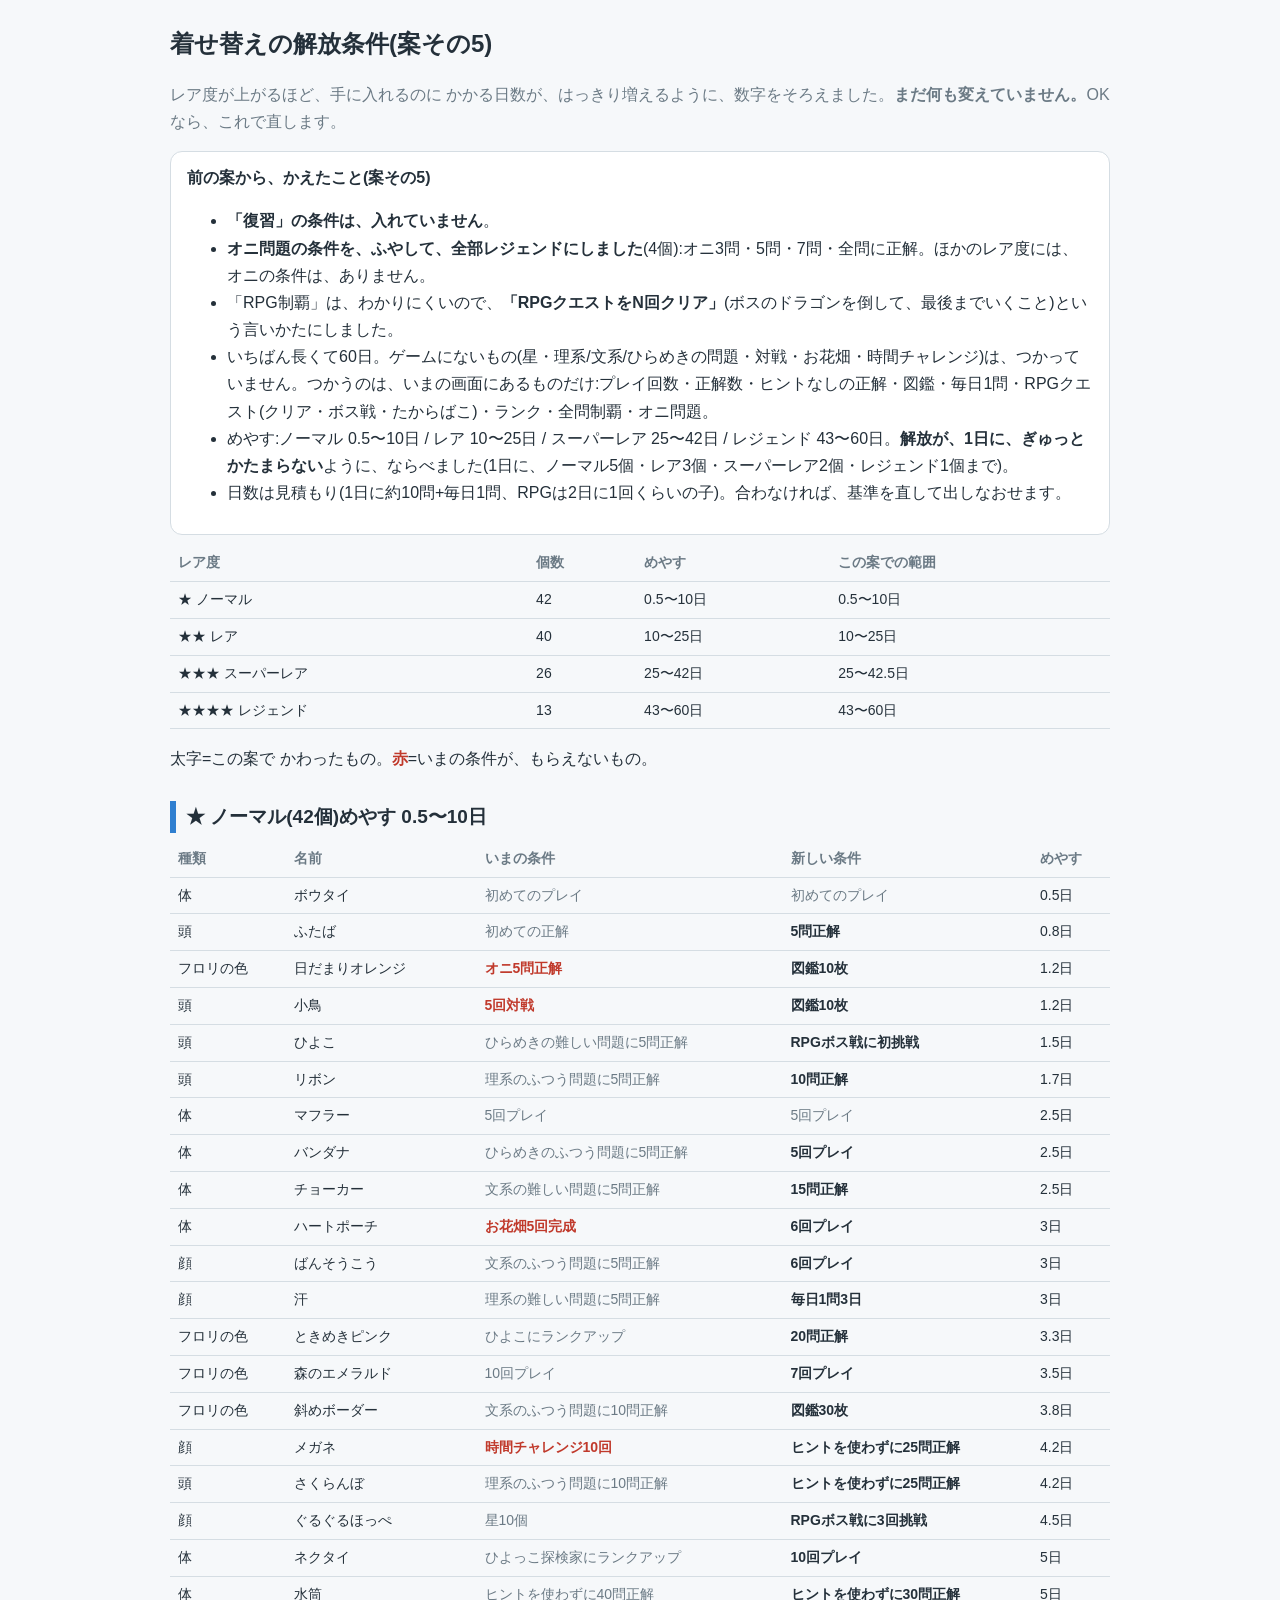
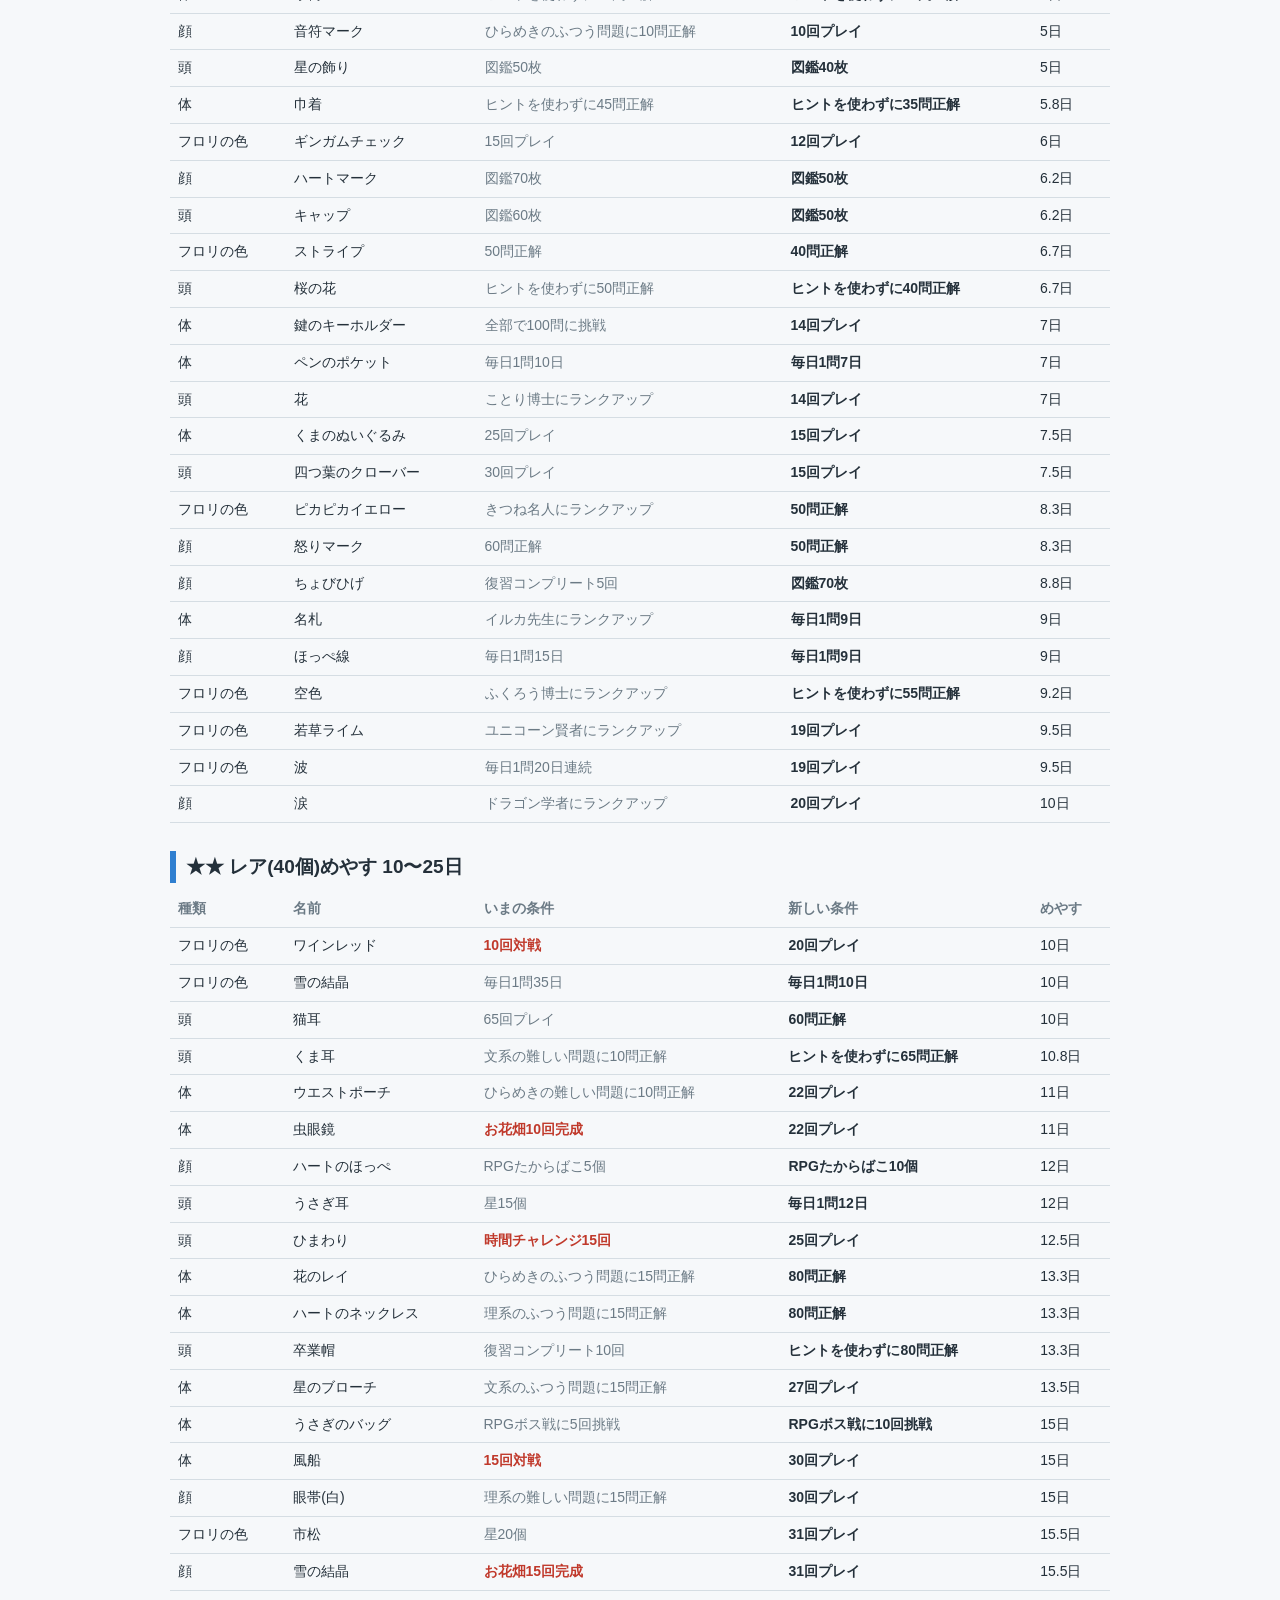
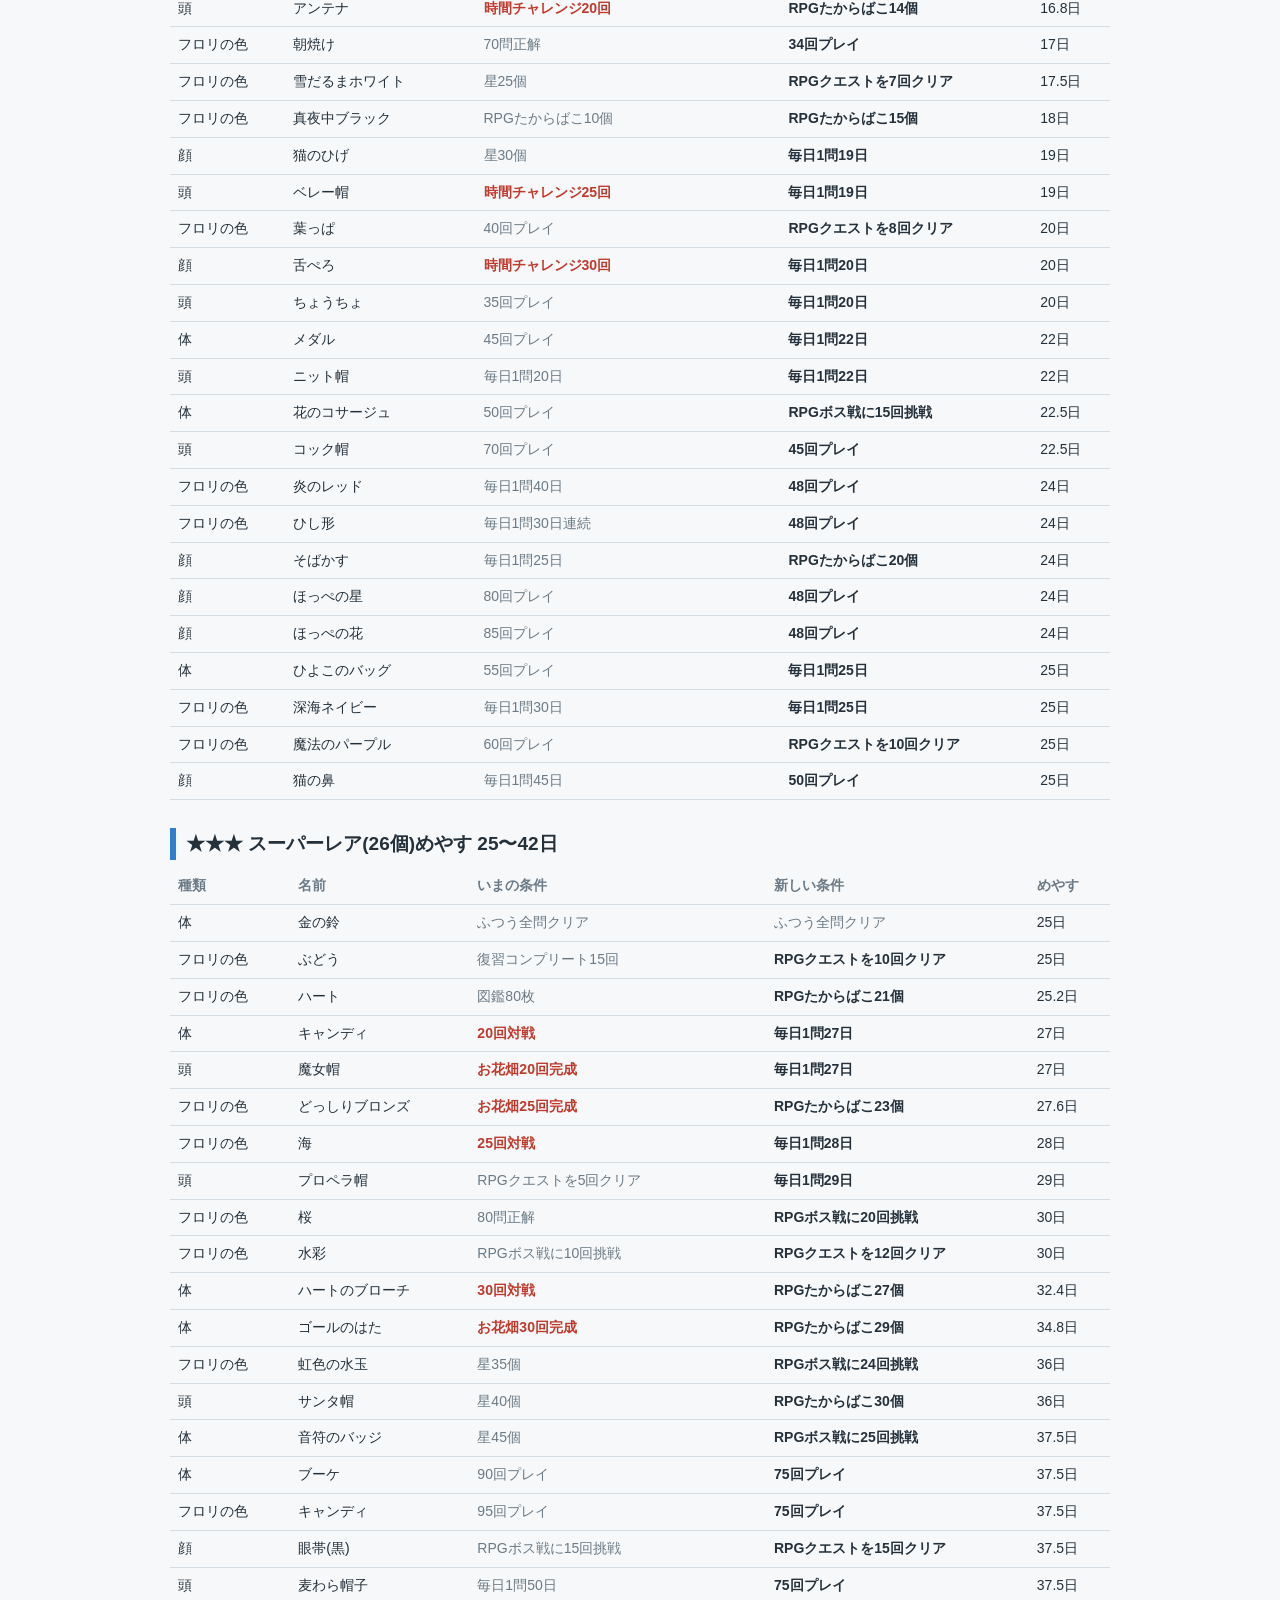
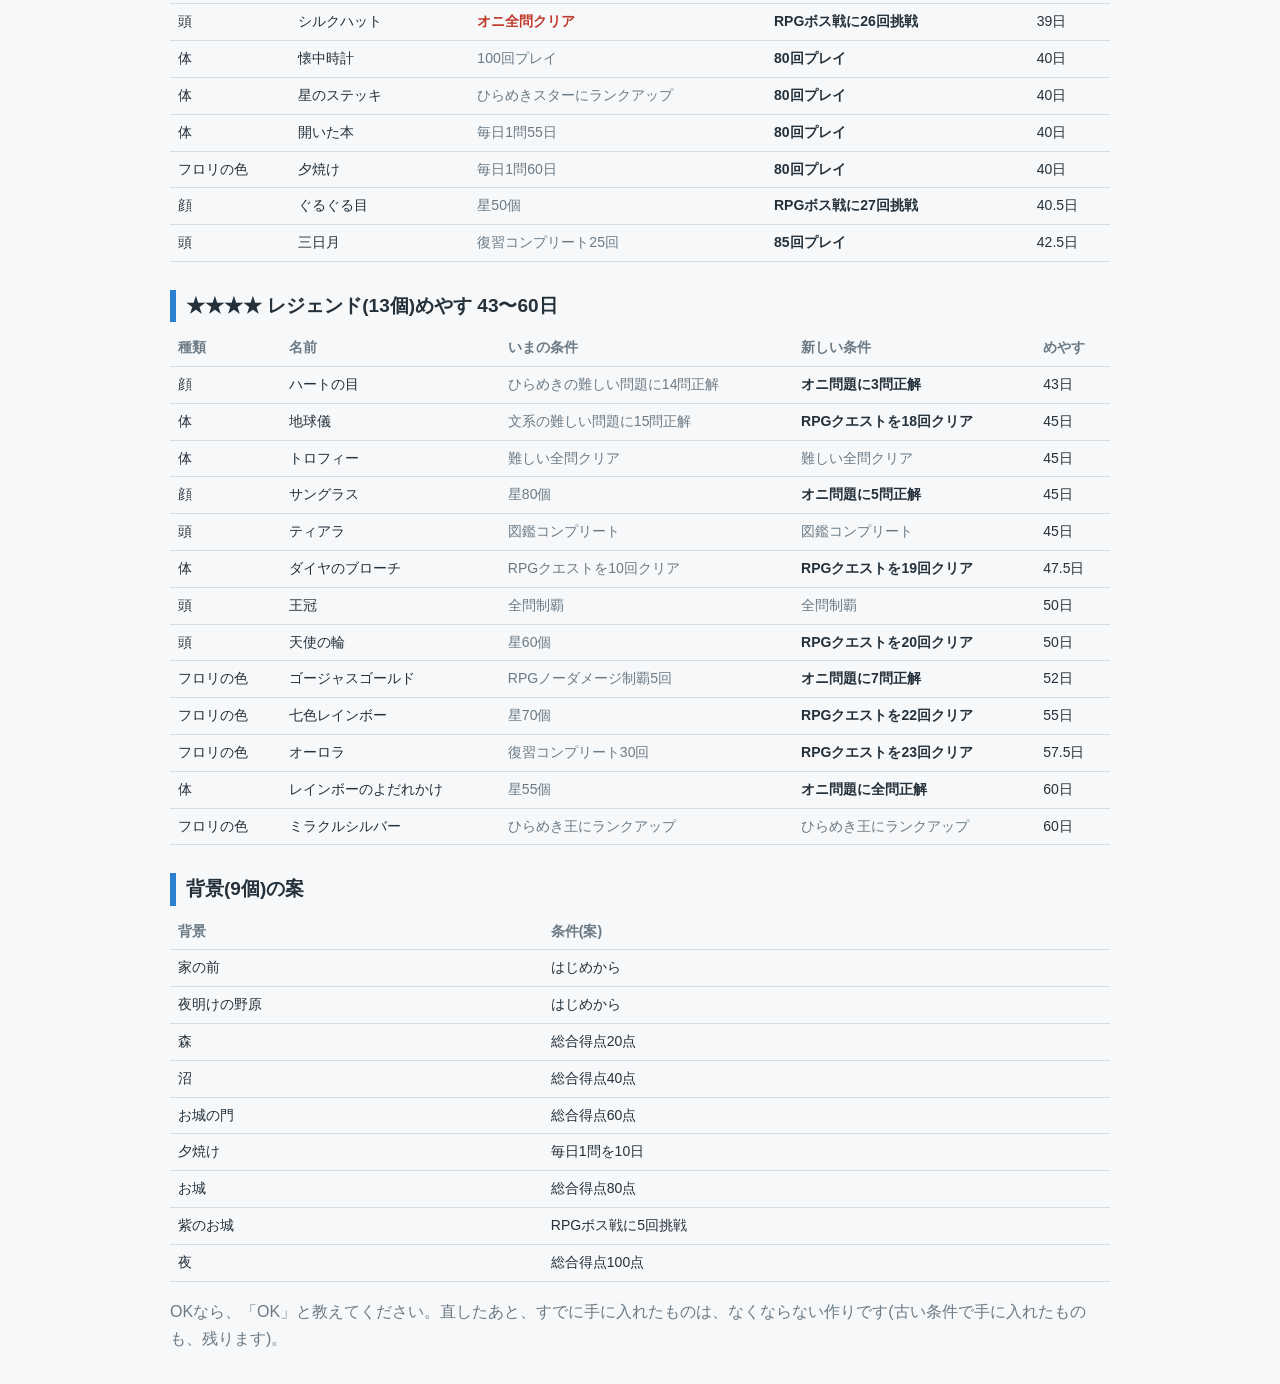
<file: docs/dress-unlock-review5.html>
<!doctype html><html lang="ja"><head><meta charset="utf-8"><meta name="viewport" content="width=device-width,initial-scale=1"><title>着せ替えの解放条件(案その5)</title>
<style>
:root{--bg:#f6f8fa;--card:#fff;--ink:#24303a;--mute:#6b7a85;--line:#d5dde3;--acc:#2f7fd0;--bad:#c0392b}
@media (prefers-color-scheme:dark){:root{--bg:#161b20;--card:#1f262d;--ink:#e6edf3;--mute:#9aa8b3;--line:#33404a;--acc:#6fb1ff;--bad:#ff7b6b}}
body{margin:0;background:var(--bg);color:var(--ink);font:16px/1.7 "Zen Maru Gothic","Hiragino Sans",sans-serif;padding:16px}
main{max-width:940px;margin:0 auto} h1{font-size:24px;margin:8px 0} h2{font-size:19px;margin:28px 0 8px;border-left:6px solid var(--acc);padding-left:10px}
.card{background:var(--card);border:1px solid var(--line);border-radius:12px;padding:12px 16px;margin:10px 0}
.wrap{overflow-x:auto} table{border-collapse:collapse;width:100%;font-size:14px} th,td{border-bottom:1px solid var(--line);padding:6px 8px;text-align:left;vertical-align:top} th{color:var(--mute);font-weight:700;white-space:nowrap}
.bad{color:var(--bad);font-weight:700} .mute{color:var(--mute)}
</style></head><body><main>
<h1>着せ替えの解放条件(案その5)</h1>
<p class="mute">レア度が上がるほど、手に入れるのに かかる日数が、はっきり増えるように、数字をそろえました。<b>まだ何も変えていません。</b>OKなら、これで直します。</p>
<div class="card"><b>前の案から、かえたこと(案その5)</b>
<ul>
<li><b>「復習」の条件は、入れていません</b>。</li>
<li><b>オニ問題の条件を、ふやして、全部レジェンドにしました</b>(4個):オニ3問・5問・7問・全問に正解。ほかのレア度には、オニの条件は、ありません。</li>
<li>「RPG制覇」は、わかりにくいので、<b>「RPGクエストをN回クリア」</b>(ボスのドラゴンを倒して、最後までいくこと)という言いかたにしました。</li>
<li>いちばん長くて60日。ゲームにないもの(星・理系/文系/ひらめきの問題・対戦・お花畑・時間チャレンジ)は、つかっていません。つかうのは、いまの画面にあるものだけ:プレイ回数・正解数・ヒントなしの正解・図鑑・毎日1問・RPGクエスト(クリア・ボス戦・たからばこ)・ランク・全問制覇・オニ問題。</li>
<li>めやす:ノーマル 0.5〜10日 / レア 10〜25日 / スーパーレア 25〜42日 / レジェンド 43〜60日。<b>解放が、1日に、ぎゅっと かたまらない</b>ように、ならべました(1日に、ノーマル5個・レア3個・スーパーレア2個・レジェンド1個まで)。</li>
<li>日数は見積もり(1日に約10問+毎日1問、RPGは2日に1回くらいの子)。合わなければ、基準を直して出しなおせます。</li></ul></div>
<div class="wrap"><table><thead><tr><th>レア度</th><th>個数</th><th>めやす</th><th>この案での範囲</th></tr></thead><tbody><tr><td>★ ノーマル</td><td>42</td><td>0.5〜10日</td><td>0.5〜10日</td></tr><tr><td>★★ レア</td><td>40</td><td>10〜25日</td><td>10〜25日</td></tr><tr><td>★★★ スーパーレア</td><td>26</td><td>25〜42日</td><td>25〜42.5日</td></tr><tr><td>★★★★ レジェンド</td><td>13</td><td>43〜60日</td><td>43〜60日</td></tr></tbody></table></div>
<p>太字=この案で かわったもの。<span class="bad">赤</span>=いまの条件が、もらえないもの。</p>
<h2>★ ノーマル(42個)めやす 0.5〜10日</h2><div class="wrap"><table><thead><tr><th>種類</th><th>名前</th><th>いまの条件</th><th>新しい条件</th><th>めやす</th></tr></thead><tbody><tr><td>体</td><td>ボウタイ</td><td><span class="mute">初めてのプレイ</span></td><td><span class="mute">初めてのプレイ</span></td><td>0.5日</td></tr><tr><td>頭</td><td>ふたば</td><td><span class="mute">初めての正解</span></td><td><b>5問正解</b></td><td>0.8日</td></tr><tr><td>フロリの色</td><td>日だまりオレンジ</td><td><span class="bad">オニ5問正解</span></td><td><b>図鑑10枚</b></td><td>1.2日</td></tr><tr><td>頭</td><td>小鳥</td><td><span class="bad">5回対戦</span></td><td><b>図鑑10枚</b></td><td>1.2日</td></tr><tr><td>頭</td><td>ひよこ</td><td><span class="mute">ひらめきの難しい問題に5問正解</span></td><td><b>RPGボス戦に初挑戦</b></td><td>1.5日</td></tr><tr><td>頭</td><td>リボン</td><td><span class="mute">理系のふつう問題に5問正解</span></td><td><b>10問正解</b></td><td>1.7日</td></tr><tr><td>体</td><td>マフラー</td><td><span class="mute">5回プレイ</span></td><td><span class="mute">5回プレイ</span></td><td>2.5日</td></tr><tr><td>体</td><td>バンダナ</td><td><span class="mute">ひらめきのふつう問題に5問正解</span></td><td><b>5回プレイ</b></td><td>2.5日</td></tr><tr><td>体</td><td>チョーカー</td><td><span class="mute">文系の難しい問題に5問正解</span></td><td><b>15問正解</b></td><td>2.5日</td></tr><tr><td>体</td><td>ハートポーチ</td><td><span class="bad">お花畑5回完成</span></td><td><b>6回プレイ</b></td><td>3日</td></tr><tr><td>顔</td><td>ばんそうこう</td><td><span class="mute">文系のふつう問題に5問正解</span></td><td><b>6回プレイ</b></td><td>3日</td></tr><tr><td>顔</td><td>汗</td><td><span class="mute">理系の難しい問題に5問正解</span></td><td><b>毎日1問3日</b></td><td>3日</td></tr><tr><td>フロリの色</td><td>ときめきピンク</td><td><span class="mute">ひよこにランクアップ</span></td><td><b>20問正解</b></td><td>3.3日</td></tr><tr><td>フロリの色</td><td>森のエメラルド</td><td><span class="mute">10回プレイ</span></td><td><b>7回プレイ</b></td><td>3.5日</td></tr><tr><td>フロリの色</td><td>斜めボーダー</td><td><span class="mute">文系のふつう問題に10問正解</span></td><td><b>図鑑30枚</b></td><td>3.8日</td></tr><tr><td>顔</td><td>メガネ</td><td><span class="bad">時間チャレンジ10回</span></td><td><b>ヒントを使わずに25問正解</b></td><td>4.2日</td></tr><tr><td>頭</td><td>さくらんぼ</td><td><span class="mute">理系のふつう問題に10問正解</span></td><td><b>ヒントを使わずに25問正解</b></td><td>4.2日</td></tr><tr><td>顔</td><td>ぐるぐるほっぺ</td><td><span class="mute">星10個</span></td><td><b>RPGボス戦に3回挑戦</b></td><td>4.5日</td></tr><tr><td>体</td><td>ネクタイ</td><td><span class="mute">ひよっこ探検家にランクアップ</span></td><td><b>10回プレイ</b></td><td>5日</td></tr><tr><td>体</td><td>水筒</td><td><span class="mute">ヒントを使わずに40問正解</span></td><td><b>ヒントを使わずに30問正解</b></td><td>5日</td></tr><tr><td>顔</td><td>音符マーク</td><td><span class="mute">ひらめきのふつう問題に10問正解</span></td><td><b>10回プレイ</b></td><td>5日</td></tr><tr><td>頭</td><td>星の飾り</td><td><span class="mute">図鑑50枚</span></td><td><b>図鑑40枚</b></td><td>5日</td></tr><tr><td>体</td><td>巾着</td><td><span class="mute">ヒントを使わずに45問正解</span></td><td><b>ヒントを使わずに35問正解</b></td><td>5.8日</td></tr><tr><td>フロリの色</td><td>ギンガムチェック</td><td><span class="mute">15回プレイ</span></td><td><b>12回プレイ</b></td><td>6日</td></tr><tr><td>顔</td><td>ハートマーク</td><td><span class="mute">図鑑70枚</span></td><td><b>図鑑50枚</b></td><td>6.2日</td></tr><tr><td>頭</td><td>キャップ</td><td><span class="mute">図鑑60枚</span></td><td><b>図鑑50枚</b></td><td>6.2日</td></tr><tr><td>フロリの色</td><td>ストライプ</td><td><span class="mute">50問正解</span></td><td><b>40問正解</b></td><td>6.7日</td></tr><tr><td>頭</td><td>桜の花</td><td><span class="mute">ヒントを使わずに50問正解</span></td><td><b>ヒントを使わずに40問正解</b></td><td>6.7日</td></tr><tr><td>体</td><td>鍵のキーホルダー</td><td><span class="mute">全部で100問に挑戦</span></td><td><b>14回プレイ</b></td><td>7日</td></tr><tr><td>体</td><td>ペンのポケット</td><td><span class="mute">毎日1問10日</span></td><td><b>毎日1問7日</b></td><td>7日</td></tr><tr><td>頭</td><td>花</td><td><span class="mute">ことり博士にランクアップ</span></td><td><b>14回プレイ</b></td><td>7日</td></tr><tr><td>体</td><td>くまのぬいぐるみ</td><td><span class="mute">25回プレイ</span></td><td><b>15回プレイ</b></td><td>7.5日</td></tr><tr><td>頭</td><td>四つ葉のクローバー</td><td><span class="mute">30回プレイ</span></td><td><b>15回プレイ</b></td><td>7.5日</td></tr><tr><td>フロリの色</td><td>ピカピカイエロー</td><td><span class="mute">きつね名人にランクアップ</span></td><td><b>50問正解</b></td><td>8.3日</td></tr><tr><td>顔</td><td>怒りマーク</td><td><span class="mute">60問正解</span></td><td><b>50問正解</b></td><td>8.3日</td></tr><tr><td>顔</td><td>ちょびひげ</td><td><span class="mute">復習コンプリート5回</span></td><td><b>図鑑70枚</b></td><td>8.8日</td></tr><tr><td>体</td><td>名札</td><td><span class="mute">イルカ先生にランクアップ</span></td><td><b>毎日1問9日</b></td><td>9日</td></tr><tr><td>顔</td><td>ほっぺ線</td><td><span class="mute">毎日1問15日</span></td><td><b>毎日1問9日</b></td><td>9日</td></tr><tr><td>フロリの色</td><td>空色</td><td><span class="mute">ふくろう博士にランクアップ</span></td><td><b>ヒントを使わずに55問正解</b></td><td>9.2日</td></tr><tr><td>フロリの色</td><td>若草ライム</td><td><span class="mute">ユニコーン賢者にランクアップ</span></td><td><b>19回プレイ</b></td><td>9.5日</td></tr><tr><td>フロリの色</td><td>波</td><td><span class="mute">毎日1問20日連続</span></td><td><b>19回プレイ</b></td><td>9.5日</td></tr><tr><td>顔</td><td>涙</td><td><span class="mute">ドラゴン学者にランクアップ</span></td><td><b>20回プレイ</b></td><td>10日</td></tr></tbody></table></div><h2>★★ レア(40個)めやす 10〜25日</h2><div class="wrap"><table><thead><tr><th>種類</th><th>名前</th><th>いまの条件</th><th>新しい条件</th><th>めやす</th></tr></thead><tbody><tr><td>フロリの色</td><td>ワインレッド</td><td><span class="bad">10回対戦</span></td><td><b>20回プレイ</b></td><td>10日</td></tr><tr><td>フロリの色</td><td>雪の結晶</td><td><span class="mute">毎日1問35日</span></td><td><b>毎日1問10日</b></td><td>10日</td></tr><tr><td>頭</td><td>猫耳</td><td><span class="mute">65回プレイ</span></td><td><b>60問正解</b></td><td>10日</td></tr><tr><td>頭</td><td>くま耳</td><td><span class="mute">文系の難しい問題に10問正解</span></td><td><b>ヒントを使わずに65問正解</b></td><td>10.8日</td></tr><tr><td>体</td><td>ウエストポーチ</td><td><span class="mute">ひらめきの難しい問題に10問正解</span></td><td><b>22回プレイ</b></td><td>11日</td></tr><tr><td>体</td><td>虫眼鏡</td><td><span class="bad">お花畑10回完成</span></td><td><b>22回プレイ</b></td><td>11日</td></tr><tr><td>顔</td><td>ハートのほっぺ</td><td><span class="mute">RPGたからばこ5個</span></td><td><b>RPGたからばこ10個</b></td><td>12日</td></tr><tr><td>頭</td><td>うさぎ耳</td><td><span class="mute">星15個</span></td><td><b>毎日1問12日</b></td><td>12日</td></tr><tr><td>頭</td><td>ひまわり</td><td><span class="bad">時間チャレンジ15回</span></td><td><b>25回プレイ</b></td><td>12.5日</td></tr><tr><td>体</td><td>花のレイ</td><td><span class="mute">ひらめきのふつう問題に15問正解</span></td><td><b>80問正解</b></td><td>13.3日</td></tr><tr><td>体</td><td>ハートのネックレス</td><td><span class="mute">理系のふつう問題に15問正解</span></td><td><b>80問正解</b></td><td>13.3日</td></tr><tr><td>頭</td><td>卒業帽</td><td><span class="mute">復習コンプリート10回</span></td><td><b>ヒントを使わずに80問正解</b></td><td>13.3日</td></tr><tr><td>体</td><td>星のブローチ</td><td><span class="mute">文系のふつう問題に15問正解</span></td><td><b>27回プレイ</b></td><td>13.5日</td></tr><tr><td>体</td><td>うさぎのバッグ</td><td><span class="mute">RPGボス戦に5回挑戦</span></td><td><b>RPGボス戦に10回挑戦</b></td><td>15日</td></tr><tr><td>体</td><td>風船</td><td><span class="bad">15回対戦</span></td><td><b>30回プレイ</b></td><td>15日</td></tr><tr><td>顔</td><td>眼帯(白)</td><td><span class="mute">理系の難しい問題に15問正解</span></td><td><b>30回プレイ</b></td><td>15日</td></tr><tr><td>フロリの色</td><td>市松</td><td><span class="mute">星20個</span></td><td><b>31回プレイ</b></td><td>15.5日</td></tr><tr><td>顔</td><td>雪の結晶</td><td><span class="bad">お花畑15回完成</span></td><td><b>31回プレイ</b></td><td>15.5日</td></tr><tr><td>頭</td><td>アンテナ</td><td><span class="bad">時間チャレンジ20回</span></td><td><b>RPGたからばこ14個</b></td><td>16.8日</td></tr><tr><td>フロリの色</td><td>朝焼け</td><td><span class="mute">70問正解</span></td><td><b>34回プレイ</b></td><td>17日</td></tr><tr><td>フロリの色</td><td>雪だるまホワイト</td><td><span class="mute">星25個</span></td><td><b>RPGクエストを7回クリア</b></td><td>17.5日</td></tr><tr><td>フロリの色</td><td>真夜中ブラック</td><td><span class="mute">RPGたからばこ10個</span></td><td><b>RPGたからばこ15個</b></td><td>18日</td></tr><tr><td>顔</td><td>猫のひげ</td><td><span class="mute">星30個</span></td><td><b>毎日1問19日</b></td><td>19日</td></tr><tr><td>頭</td><td>ベレー帽</td><td><span class="bad">時間チャレンジ25回</span></td><td><b>毎日1問19日</b></td><td>19日</td></tr><tr><td>フロリの色</td><td>葉っぱ</td><td><span class="mute">40回プレイ</span></td><td><b>RPGクエストを8回クリア</b></td><td>20日</td></tr><tr><td>顔</td><td>舌ぺろ</td><td><span class="bad">時間チャレンジ30回</span></td><td><b>毎日1問20日</b></td><td>20日</td></tr><tr><td>頭</td><td>ちょうちょ</td><td><span class="mute">35回プレイ</span></td><td><b>毎日1問20日</b></td><td>20日</td></tr><tr><td>体</td><td>メダル</td><td><span class="mute">45回プレイ</span></td><td><b>毎日1問22日</b></td><td>22日</td></tr><tr><td>頭</td><td>ニット帽</td><td><span class="mute">毎日1問20日</span></td><td><b>毎日1問22日</b></td><td>22日</td></tr><tr><td>体</td><td>花のコサージュ</td><td><span class="mute">50回プレイ</span></td><td><b>RPGボス戦に15回挑戦</b></td><td>22.5日</td></tr><tr><td>頭</td><td>コック帽</td><td><span class="mute">70回プレイ</span></td><td><b>45回プレイ</b></td><td>22.5日</td></tr><tr><td>フロリの色</td><td>炎のレッド</td><td><span class="mute">毎日1問40日</span></td><td><b>48回プレイ</b></td><td>24日</td></tr><tr><td>フロリの色</td><td>ひし形</td><td><span class="mute">毎日1問30日連続</span></td><td><b>48回プレイ</b></td><td>24日</td></tr><tr><td>顔</td><td>そばかす</td><td><span class="mute">毎日1問25日</span></td><td><b>RPGたからばこ20個</b></td><td>24日</td></tr><tr><td>顔</td><td>ほっぺの星</td><td><span class="mute">80回プレイ</span></td><td><b>48回プレイ</b></td><td>24日</td></tr><tr><td>顔</td><td>ほっぺの花</td><td><span class="mute">85回プレイ</span></td><td><b>48回プレイ</b></td><td>24日</td></tr><tr><td>体</td><td>ひよこのバッグ</td><td><span class="mute">55回プレイ</span></td><td><b>毎日1問25日</b></td><td>25日</td></tr><tr><td>フロリの色</td><td>深海ネイビー</td><td><span class="mute">毎日1問30日</span></td><td><b>毎日1問25日</b></td><td>25日</td></tr><tr><td>フロリの色</td><td>魔法のパープル</td><td><span class="mute">60回プレイ</span></td><td><b>RPGクエストを10回クリア</b></td><td>25日</td></tr><tr><td>顔</td><td>猫の鼻</td><td><span class="mute">毎日1問45日</span></td><td><b>50回プレイ</b></td><td>25日</td></tr></tbody></table></div><h2>★★★ スーパーレア(26個)めやす 25〜42日</h2><div class="wrap"><table><thead><tr><th>種類</th><th>名前</th><th>いまの条件</th><th>新しい条件</th><th>めやす</th></tr></thead><tbody><tr><td>体</td><td>金の鈴</td><td><span class="mute">ふつう全問クリア</span></td><td><span class="mute">ふつう全問クリア</span></td><td>25日</td></tr><tr><td>フロリの色</td><td>ぶどう</td><td><span class="mute">復習コンプリート15回</span></td><td><b>RPGクエストを10回クリア</b></td><td>25日</td></tr><tr><td>フロリの色</td><td>ハート</td><td><span class="mute">図鑑80枚</span></td><td><b>RPGたからばこ21個</b></td><td>25.2日</td></tr><tr><td>体</td><td>キャンディ</td><td><span class="bad">20回対戦</span></td><td><b>毎日1問27日</b></td><td>27日</td></tr><tr><td>頭</td><td>魔女帽</td><td><span class="bad">お花畑20回完成</span></td><td><b>毎日1問27日</b></td><td>27日</td></tr><tr><td>フロリの色</td><td>どっしりブロンズ</td><td><span class="bad">お花畑25回完成</span></td><td><b>RPGたからばこ23個</b></td><td>27.6日</td></tr><tr><td>フロリの色</td><td>海</td><td><span class="bad">25回対戦</span></td><td><b>毎日1問28日</b></td><td>28日</td></tr><tr><td>頭</td><td>プロペラ帽</td><td><span class="mute">RPGクエストを5回クリア</span></td><td><b>毎日1問29日</b></td><td>29日</td></tr><tr><td>フロリの色</td><td>桜</td><td><span class="mute">80問正解</span></td><td><b>RPGボス戦に20回挑戦</b></td><td>30日</td></tr><tr><td>フロリの色</td><td>水彩</td><td><span class="mute">RPGボス戦に10回挑戦</span></td><td><b>RPGクエストを12回クリア</b></td><td>30日</td></tr><tr><td>体</td><td>ハートのブローチ</td><td><span class="bad">30回対戦</span></td><td><b>RPGたからばこ27個</b></td><td>32.4日</td></tr><tr><td>体</td><td>ゴールのはた</td><td><span class="bad">お花畑30回完成</span></td><td><b>RPGたからばこ29個</b></td><td>34.8日</td></tr><tr><td>フロリの色</td><td>虹色の水玉</td><td><span class="mute">星35個</span></td><td><b>RPGボス戦に24回挑戦</b></td><td>36日</td></tr><tr><td>頭</td><td>サンタ帽</td><td><span class="mute">星40個</span></td><td><b>RPGたからばこ30個</b></td><td>36日</td></tr><tr><td>体</td><td>音符のバッジ</td><td><span class="mute">星45個</span></td><td><b>RPGボス戦に25回挑戦</b></td><td>37.5日</td></tr><tr><td>体</td><td>ブーケ</td><td><span class="mute">90回プレイ</span></td><td><b>75回プレイ</b></td><td>37.5日</td></tr><tr><td>フロリの色</td><td>キャンディ</td><td><span class="mute">95回プレイ</span></td><td><b>75回プレイ</b></td><td>37.5日</td></tr><tr><td>顔</td><td>眼帯(黒)</td><td><span class="mute">RPGボス戦に15回挑戦</span></td><td><b>RPGクエストを15回クリア</b></td><td>37.5日</td></tr><tr><td>頭</td><td>麦わら帽子</td><td><span class="mute">毎日1問50日</span></td><td><b>75回プレイ</b></td><td>37.5日</td></tr><tr><td>頭</td><td>シルクハット</td><td><span class="bad">オニ全問クリア</span></td><td><b>RPGボス戦に26回挑戦</b></td><td>39日</td></tr><tr><td>体</td><td>懐中時計</td><td><span class="mute">100回プレイ</span></td><td><b>80回プレイ</b></td><td>40日</td></tr><tr><td>体</td><td>星のステッキ</td><td><span class="mute">ひらめきスターにランクアップ</span></td><td><b>80回プレイ</b></td><td>40日</td></tr><tr><td>体</td><td>開いた本</td><td><span class="mute">毎日1問55日</span></td><td><b>80回プレイ</b></td><td>40日</td></tr><tr><td>フロリの色</td><td>夕焼け</td><td><span class="mute">毎日1問60日</span></td><td><b>80回プレイ</b></td><td>40日</td></tr><tr><td>顔</td><td>ぐるぐる目</td><td><span class="mute">星50個</span></td><td><b>RPGボス戦に27回挑戦</b></td><td>40.5日</td></tr><tr><td>頭</td><td>三日月</td><td><span class="mute">復習コンプリート25回</span></td><td><b>85回プレイ</b></td><td>42.5日</td></tr></tbody></table></div><h2>★★★★ レジェンド(13個)めやす 43〜60日</h2><div class="wrap"><table><thead><tr><th>種類</th><th>名前</th><th>いまの条件</th><th>新しい条件</th><th>めやす</th></tr></thead><tbody><tr><td>顔</td><td>ハートの目</td><td><span class="mute">ひらめきの難しい問題に14問正解</span></td><td><b>オニ問題に3問正解</b></td><td>43日</td></tr><tr><td>体</td><td>地球儀</td><td><span class="mute">文系の難しい問題に15問正解</span></td><td><b>RPGクエストを18回クリア</b></td><td>45日</td></tr><tr><td>体</td><td>トロフィー</td><td><span class="mute">難しい全問クリア</span></td><td><span class="mute">難しい全問クリア</span></td><td>45日</td></tr><tr><td>顔</td><td>サングラス</td><td><span class="mute">星80個</span></td><td><b>オニ問題に5問正解</b></td><td>45日</td></tr><tr><td>頭</td><td>ティアラ</td><td><span class="mute">図鑑コンプリート</span></td><td><span class="mute">図鑑コンプリート</span></td><td>45日</td></tr><tr><td>体</td><td>ダイヤのブローチ</td><td><span class="mute">RPGクエストを10回クリア</span></td><td><b>RPGクエストを19回クリア</b></td><td>47.5日</td></tr><tr><td>頭</td><td>王冠</td><td><span class="mute">全問制覇</span></td><td><span class="mute">全問制覇</span></td><td>50日</td></tr><tr><td>頭</td><td>天使の輪</td><td><span class="mute">星60個</span></td><td><b>RPGクエストを20回クリア</b></td><td>50日</td></tr><tr><td>フロリの色</td><td>ゴージャスゴールド</td><td><span class="mute">RPGノーダメージ制覇5回</span></td><td><b>オニ問題に7問正解</b></td><td>52日</td></tr><tr><td>フロリの色</td><td>七色レインボー</td><td><span class="mute">星70個</span></td><td><b>RPGクエストを22回クリア</b></td><td>55日</td></tr><tr><td>フロリの色</td><td>オーロラ</td><td><span class="mute">復習コンプリート30回</span></td><td><b>RPGクエストを23回クリア</b></td><td>57.5日</td></tr><tr><td>体</td><td>レインボーのよだれかけ</td><td><span class="mute">星55個</span></td><td><b>オニ問題に全問正解</b></td><td>60日</td></tr><tr><td>フロリの色</td><td>ミラクルシルバー</td><td><span class="mute">ひらめき王にランクアップ</span></td><td><span class="mute">ひらめき王にランクアップ</span></td><td>60日</td></tr></tbody></table></div>
<h2>背景(9個)の案</h2>
<div class="wrap"><table><thead><tr><th>背景</th><th>条件(案)</th></tr></thead><tbody><tr><td>家の前</td><td>はじめから</td></tr><tr><td>夜明けの野原</td><td>はじめから</td></tr><tr><td>森</td><td>総合得点20点</td></tr><tr><td>沼</td><td>総合得点40点</td></tr><tr><td>お城の門</td><td>総合得点60点</td></tr><tr><td>夕焼け</td><td>毎日1問を10日</td></tr><tr><td>お城</td><td>総合得点80点</td></tr><tr><td>紫のお城</td><td>RPGボス戦に5回挑戦</td></tr><tr><td>夜</td><td>総合得点100点</td></tr></tbody></table></div>
<p class="mute">OKなら、「OK」と教えてください。直したあと、すでに手に入れたものは、なくならない作りです(古い条件で手に入れたものも、残ります)。</p>
</main></body></html>
</file>
